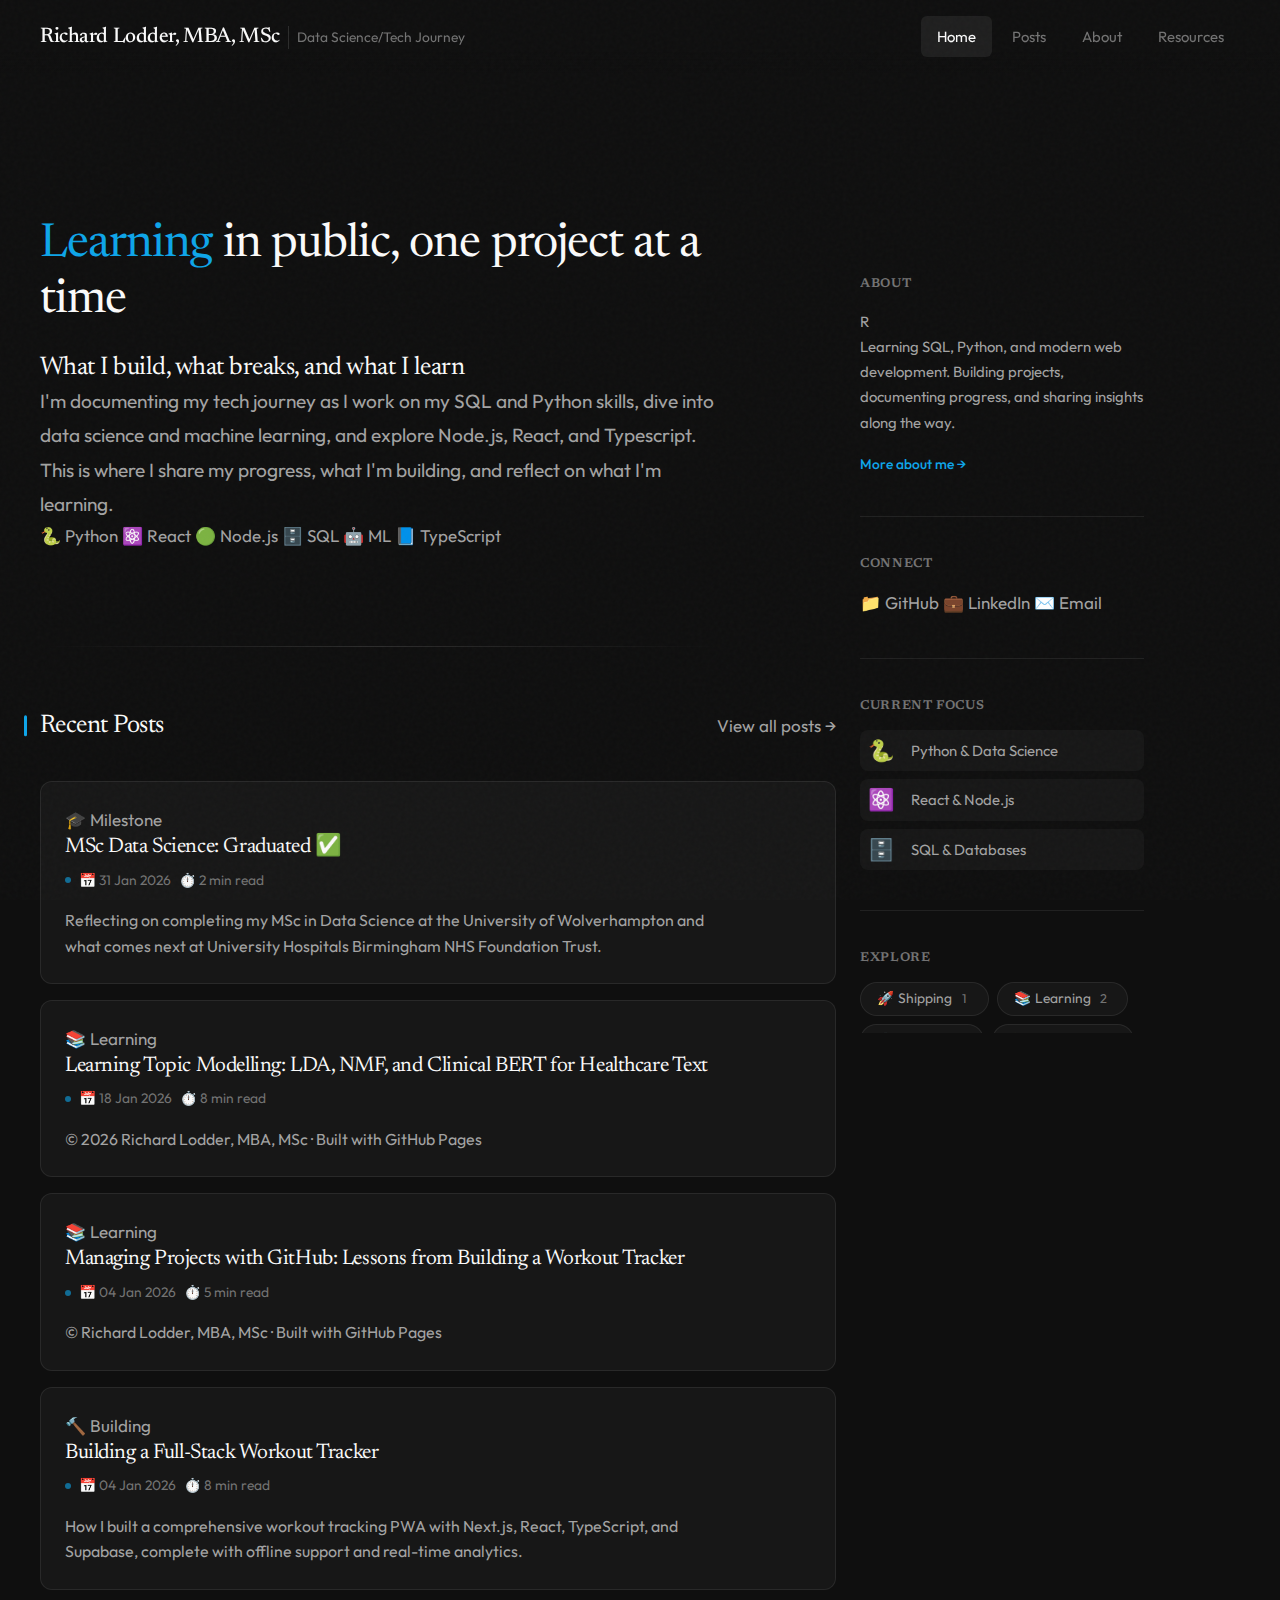
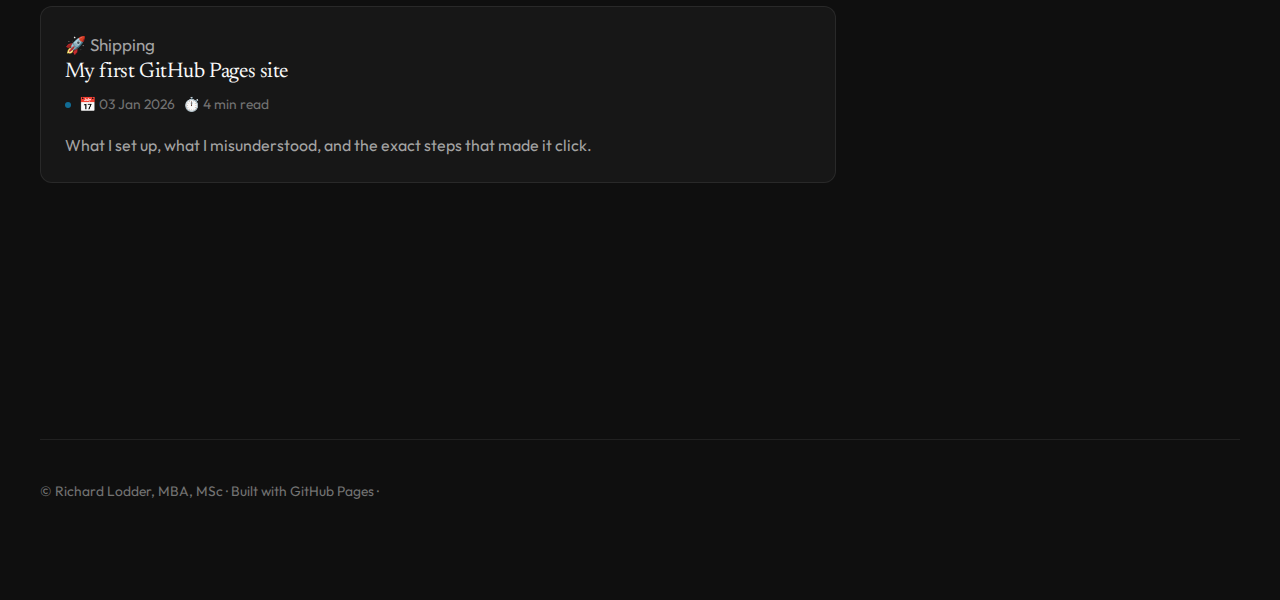
<file: index.html>
<!DOCTYPE html>
<html lang="en">
<head>
  <meta charset="UTF-8" />
  <meta name="viewport" content="width=device-width, initial-scale=1" />
  <title>Richard Lodder, MBA, MSc | Data Science/Tech Journey</title>
  <meta name="description" content="Documenting my journey learning SQL, Python, data science, Typescript, Node.js, and React." />
  <link rel="stylesheet" href="styles.css" />
  <link rel="icon" href="data:image/svg+xml,<svg xmlns='http://www.w3.org/2000/svg' viewBox='0 0 100 100'><text y='.9em' font-size='90'>◆</text></svg>">
</head>
<body>
  <a class="skip" href="#content">Skip to content</a>

  <header class="site-header">
    <div class="container">
      <div class="brand">
        <a href="index.html" class="brand__link">Richard Lodder, MBA, MSc</a>
        <span class="brand__tag">Data Science/Tech Journey</span>
      </div>
      <nav class="nav" aria-label="Main">
        <a href="index.html" class="nav__link is-active">Home</a>
        <a href="posts.html" class="nav__link">Posts</a>
        <a href="about.html" class="nav__link">About</a>
        <a href="resources.html" class="nav__link">Resources</a>
      </nav>
    </div>
  </header>

  <main id="content" class="container">
    <div class="page-layout">
      <div class="page-content">
        <section class="hero">
          <h1><span>Learning</span> in public, one project at a time</h1>
          <h2>What I build, what breaks, and what I learn</h2>
          <p>
            I'm documenting my tech journey as I work on my SQL and Python skills,
            dive into data science and machine learning, and explore Node.js, React, and Typescript.
            This is where I share my progress, what I'm building, and reflect on
            what I'm learning.
          </p>

          <!-- Tech Stack Pills -->
          <div class="tech-stack">
            <span class="tech-pill tech-pill--python">🐍 Python</span>
            <span class="tech-pill tech-pill--react">⚛️ React</span>
            <span class="tech-pill tech-pill--node">🟢 Node.js</span>
            <span class="tech-pill tech-pill--sql">🗄️ SQL</span>
            <span class="tech-pill tech-pill--ml">🤖 ML</span>
            <span class="tech-pill tech-pill--ts">📘 TypeScript</span>
          </div>
        </section>

        <section class="section">
          <div class="section__head">
            <h2>Recent Posts</h2>
            <a href="posts.html" class="cta-button">View all posts →</a>
          </div>

          <div class="post-list">

            <article class="post-card">
              <div class="post-card__tag">🎓 Milestone</div>
              <h3>
                <a href="posts/2026/01-january/2026-01-31-msc-data-science-graduation.html">MSc Data Science: Graduated ✅</a>
              </h3>
              <p class="post-card__meta">
                <span class="meta-item">📅 31 Jan 2026</span>
                <span class="meta-item">⏱️ 2 min read</span>
              </p>
              <p class="post-card__desc">
                Reflecting on completing my MSc in Data Science at the University of Wolverhampton and what comes next at University Hospitals Birmingham NHS Foundation Trust.
              </p>
            </article>

            <article class="post-card">
              <div class="post-card__tag">📚 Learning</div>
              <h3>
                <a href="posts/2026/01-january/2026-01-18-11-00-nlp-techniques-healthcare-lda-nmf-transformers.html">Learning Topic Modelling: LDA, NMF, and Clinical BERT for Healthcare Text</a>
              </h3>
              <p class="post-card__meta">
                <span class="meta-item">📅 18 Jan 2026</span>
                <span class="meta-item">⏱️ 8 min read</span>
              </p>
              <p class="post-card__desc">
                © <span id="year"></span> Richard Lodder, MBA, MSc · Built with GitHub Pages
              </p>
            </article>


            <article class="post-card">
              <div class="post-card__tag">📚 Learning</div>
              <h3>
                <a href="posts/2026/01-january/2026-01-04-14-00-github-project-management.html">Managing Projects with GitHub: Lessons from Building a Workout Tracker</a>
              </h3>
              <p class="post-card__meta">
                <span class="meta-item">📅 04 Jan 2026</span>
                <span class="meta-item">⏱️ 5 min read</span>
              </p>
              <p class="post-card__desc">
                © <span id="year"></span> Richard Lodder, MBA, MSc · Built with GitHub Pages
              </p>
            </article>

            <article class="post-card">
              <div class="post-card__tag">🔨 Building</div>
              <h3>
                <a href="posts/2026/01-january/2026-01-04-building-gym-bestie-workout-tracker.html">Building a Full-Stack Workout Tracker</a>
              </h3>
              <p class="post-card__meta">
                <span class="meta-item">📅 04 Jan 2026</span>
                <span class="meta-item">⏱️ 8 min read</span>
              </p>
              <p class="post-card__desc">
                How I built a comprehensive workout tracking PWA with Next.js, React, TypeScript, and Supabase, complete with offline support and real-time analytics.
              </p>
            </article>

            <article class="post-card">
              <div class="post-card__tag">🚀 Shipping</div>
              <h3>
                <a href="posts/2026/01-january/2026-01-03-github-pages-first-site.html">My first GitHub Pages site</a>
              </h3>
              <p class="post-card__meta">
                <span class="meta-item">📅 03 Jan 2026</span>
                <span class="meta-item">⏱️ 4 min read</span>
              </p>
              <p class="post-card__desc">
                What I set up, what I misunderstood, and the exact steps that made it click.
              </p>
            </article>
          </div>
        </section>
      </div>

      <!-- Homepage Sidebar -->
      <aside class="sidebar">
        <div class="sidebar__inner">
          <!-- About Card -->
          <div class="sidebar__section">
            <h2 class="sidebar__title">About</h2>
            <div class="about-card">
              <!-- Profile Image Placeholder -->
              <div class="profile-avatar">
                <div class="avatar-placeholder">R</div>
              </div>
              <p>Learning SQL, Python, and modern web development. Building projects, documenting progress, and sharing insights along the way.</p>
              <a href="about.html" class="sidebar__link">More about me →</a>
            </div>
          </div>

          <!-- Social Links -->
          <div class="sidebar__section">
            <h2 class="sidebar__title">Connect</h2>
            <div class="social-links">
              <a href="https://github.com/Lodd193" class="social-link" target="_blank" rel="noopener noreferrer">
                <span class="social-icon">📁</span>
                <span class="social-label">GitHub</span>
              </a>
              <a href="https://www.linkedin.com/in/richard-l-8359041b6/" class="social-link" target="_blank" rel="noopener noreferrer">
                <span class="social-icon">💼</span>
                <span class="social-label">LinkedIn</span>
              </a>
              <a href="mailto:rlodder44@gmail.com" class="social-link">
                <span class="social-icon">✉️</span>
                <span class="social-label">Email</span>
              </a>
            </div>
          </div>

          <!-- Current Focus -->
          <div class="sidebar__section">
            <h2 class="sidebar__title">Current Focus</h2>
            <div class="focus-list">
              <div class="focus-item">
                <span class="focus-icon">🐍</span>
                <span class="focus-text">Python & Data Science</span>
              </div>
              <div class="focus-item">
                <span class="focus-icon">⚛️</span>
                <span class="focus-text">React & Node.js</span>
              </div>
              <div class="focus-item">
                <span class="focus-icon">🗄️</span>
                <span class="focus-text">SQL & Databases</span>
              </div>
            </div>
          </div>

          <!-- Categories -->
          <div class="sidebar__section">
            <h2 class="sidebar__title">Explore</h2>
            <div class="category-list">
              <a href="posts.html" class="category-badge">
                <span class="category-icon">🚀</span>
                <span class="category-badge__name">Shipping</span>
                <span class="category-badge__count">1</span>
              </a>
              <a href="posts.html" class="category-badge">
                <span class="category-icon">📚</span>
                <span class="category-badge__name">Learning</span>
                <span class="category-badge__count">2</span>
              </a>
              <a href="posts.html" class="category-badge">
                <span class="category-icon">🔨</span>
                <span class="category-badge__name">Building</span>
                <span class="category-badge__count">1</span>
              </a>
              <a href="posts.html" class="category-badge">
                <span class="category-icon">🐛</span>
                <span class="category-badge__name">Debugging</span>
                <span class="category-badge__count">0</span>
              </a>
            </div>
          </div>

          <!-- Recent Activity -->
          <div class="sidebar__section">
            <h2 class="sidebar__title">Recent Activity</h2>
            <div class="activity-list">
              <div class="activity-item">
                <div class="activity-label">Last post</div>
                <div class="activity-value">31 Jan 2026</div>
              </div>
              <div class="activity-item">
                <div class="activity-label">Posts this month</div>
                <div class="activity-value">2</div>
              </div>
              <div class="activity-item">
                <div class="activity-label">Total posts</div>
                <div class="activity-value">5</div>
              </div>
            </div>
          </div>
        </div>
      </aside>
    </div>

    <footer class="footer">
      <p>© <span id="year"></span> Richard Lodder, MBA, MSc · Built with GitHub Pages · <span id="visitor-count">Loading visitors...</span></p>
    </footer>
  </main>

  <script>
    document.getElementById("year").textContent = new Date().getFullYear();

    // Visitor counter using hits.sh
    const visitorCountElement = document.getElementById("visitor-count");
    const pageUrl = 'lodd193.github.io/index';

    fetch(`https://hits.sh/${pageUrl}.svg?style=flat&label=visitors&color=gray`)
      .then(response => response.text())
      .then(svg => {
        // Extract count from SVG
        const match = svg.match(/visitors<\/text><text[^>]*>(\d+)/);
        if (match && match[1]) {
          visitorCountElement.textContent = `${match[1]} visitors`;
        } else {
          visitorCountElement.textContent = '';
        }
      })
      .catch(() => {
        visitorCountElement.textContent = '';
      });
  </script>
</body>
</html>
</file>
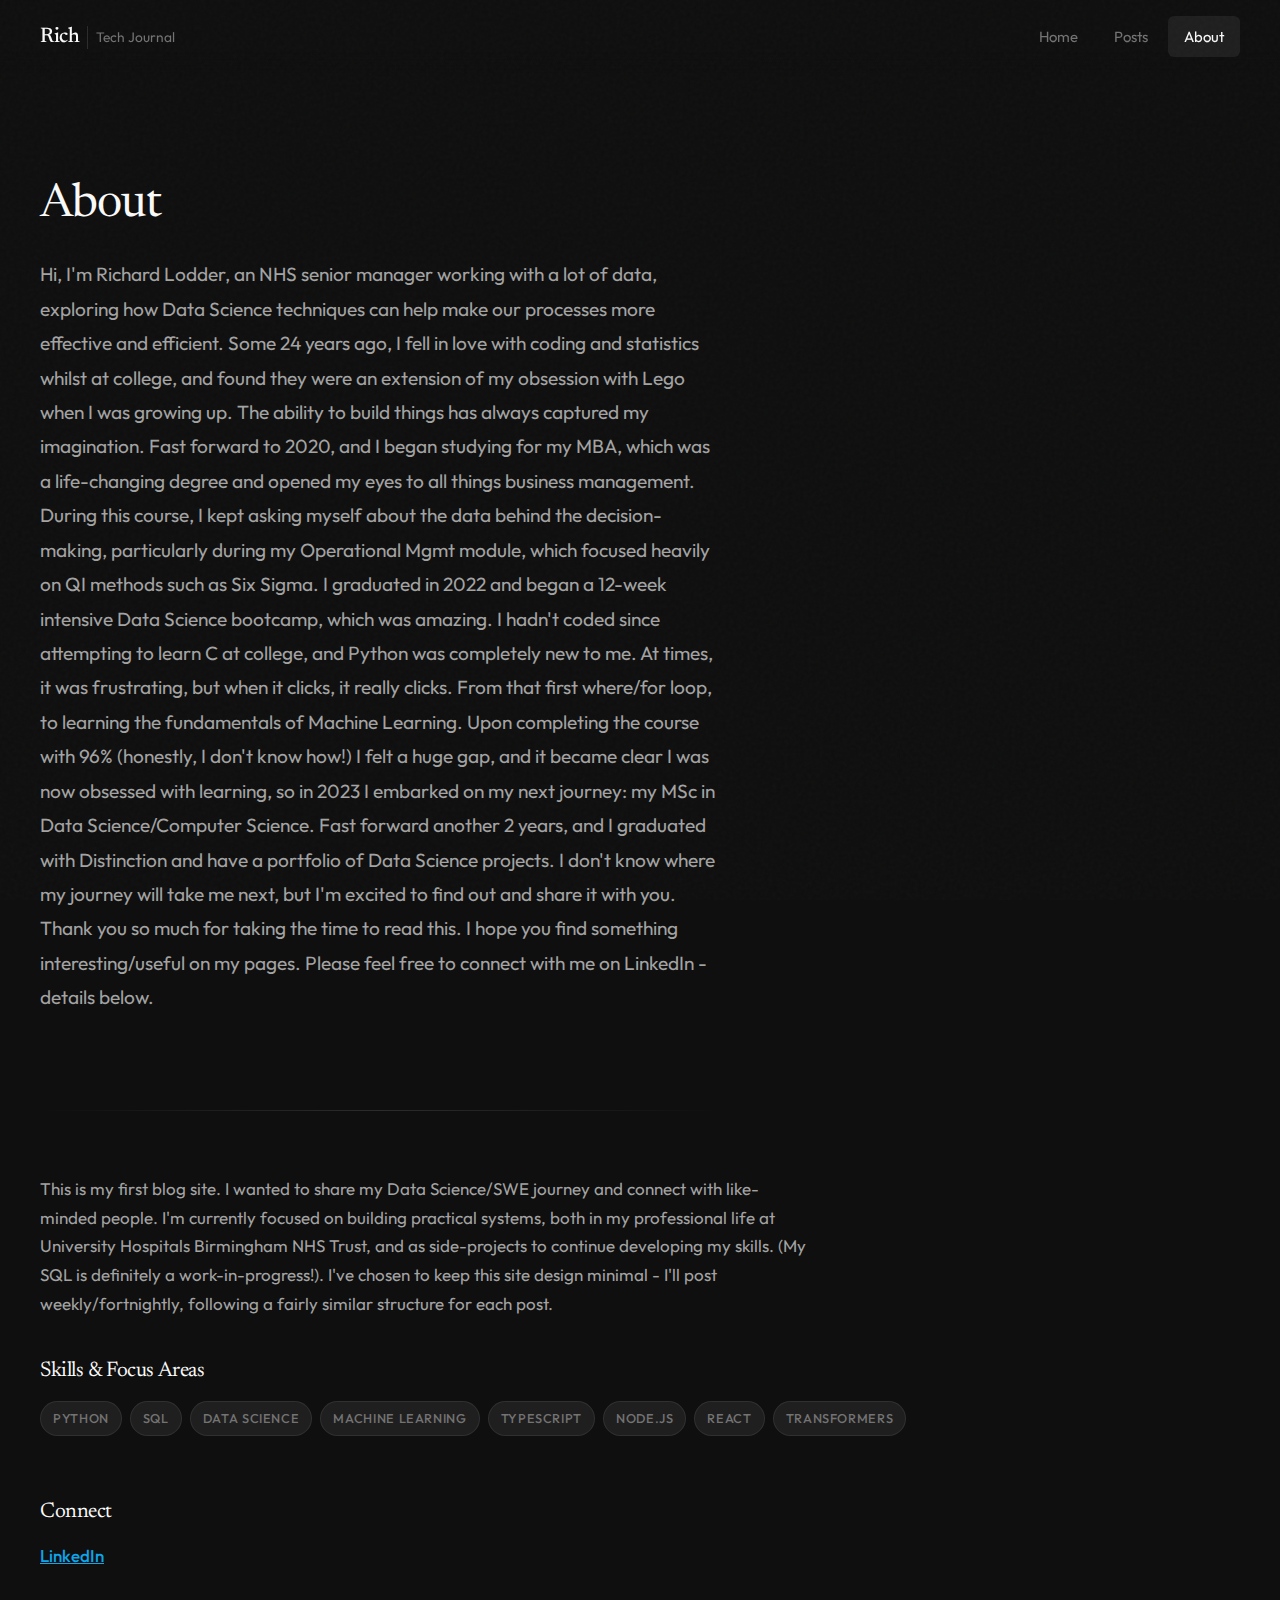
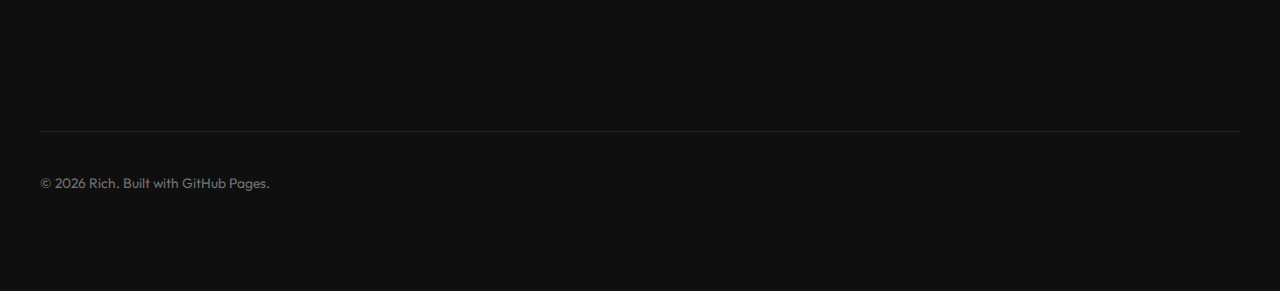
<file: about.backup.html>
<!DOCTYPE html>
<html lang="en">
<head>
  <meta charset="UTF-8" />
  <meta name="viewport" content="width=device-width, initial-scale=1" />
  <title>About | Rich</title>
  <link rel="stylesheet" href="styles.css" />
</head>
<body>
  <header class="site-header">
    <div class="container">
      <div class="brand">
        <a href="index.html" class="brand__link">Rich</a>
        <span class="brand__tag">Tech Journal</span>
      </div>

      <nav class="nav">
        <a href="index.html" class="nav__link">Home</a>
        <a href="posts.html" class="nav__link">Posts</a>
        <a href="about.html" class="nav__link is-active">About</a>
      </nav>
    </div>
  </header>

  <main class="container">
    <section class="hero">
      <h1>About</h1>
      <p>
        Hi, I'm Richard Lodder, an NHS senior manager working with a lot of data, exploring how Data Science techniques can help make our processes more effective and efficient.
        Some 24 years ago, I fell in love with coding and statistics whilst at college, and found they were an extension of my obsession with Lego when I was growing up. The ability to build things has always captured my imagination.
        Fast forward to 2020, and I began studying for my MBA, which was a life-changing degree and opened my eyes to all things business management. During this course, I kept asking myself about the data behind the decision-making, particularly during my Operational Mgmt module, which focused heavily on QI methods such as Six Sigma. 
        I graduated in 2022 and began a 12-week intensive Data Science bootcamp, which was amazing. I hadn't coded since attempting to learn C at college, and Python was completely new to me.
        At times, it was frustrating, but when it clicks, it really clicks. From that first where/for loop, to learning the fundamentals of Machine Learning.
        Upon completing the course with 96% (honestly, I don't know how!) I felt a huge gap, and it became clear I was now obsessed with learning, so in 2023 I embarked on my next journey: my MSc in Data Science/Computer Science.
        Fast forward another 2 years, and I graduated with Distinction and have a portfolio of Data Science projects.

        I don't know where my journey will take me next, but I'm excited to find out and share it with you. Thank you so much for taking the time to read this. I hope you find something interesting/useful on my pages. 
        Please feel free to connect with me on LinkedIn - details below.
      </p>
    </section>

    <section class="section">
      <p style="color: var(--text-secondary); max-width: 70ch; margin-bottom: var(--space-xl);">
        This is my first blog site. I wanted to share my Data Science/SWE journey and connect with like-minded people. I'm currently focused on building practical systems, both in my professional life at University Hospitals Birmingham NHS Trust, and as side-projects to continue developing my skills. (My SQL is definitely a work-in-progress!).
        I've chosen to keep this site design minimal - I'll post weekly/fortnightly, following a fairly similar structure for each post.
      </p>

      <div style="margin-bottom: var(--space-2xl);">
        <h2 style="font-size: 1.25rem; margin-bottom: var(--space-md); color: var(--text-primary);">Skills & Focus Areas</h2>
        <div style="display: flex; flex-wrap: wrap; gap: var(--space-sm);">
          <span class="pill">Python</span>
          <span class="pill">SQL</span>
          <span class="pill">Data Science</span>
          <span class="pill">Machine Learning</span>
          <span class="pill">Typescript</span>
          <span class="pill">Node.js</span>
          <span class="pill">React</span>
          <span class="pill">Transformers</span>
        </div>
      </div>

      <div>
        <h2 style="font-size: 1.25rem; margin-bottom: var(--space-md); color: var(--text-primary);">Connect</h2>
        <p style="color: var(--text-secondary);">
          <a href="https://www.linkedin.com/in/richard-l-8359041b6/" target="_blank" rel="noopener noreferrer" style="color: var(--accent); text-decoration: underline; font-weight: 500;">LinkedIn</a>
        </p>
      </div>
    </section>

    <footer class="footer">
      <p>© <span id="year"></span> Rich. Built with GitHub Pages.</p>
    </footer>
  </main>

  <script>
    document.getElementById("year").textContent = new Date().getFullYear();
  </script>
</body>
</html>
</file>
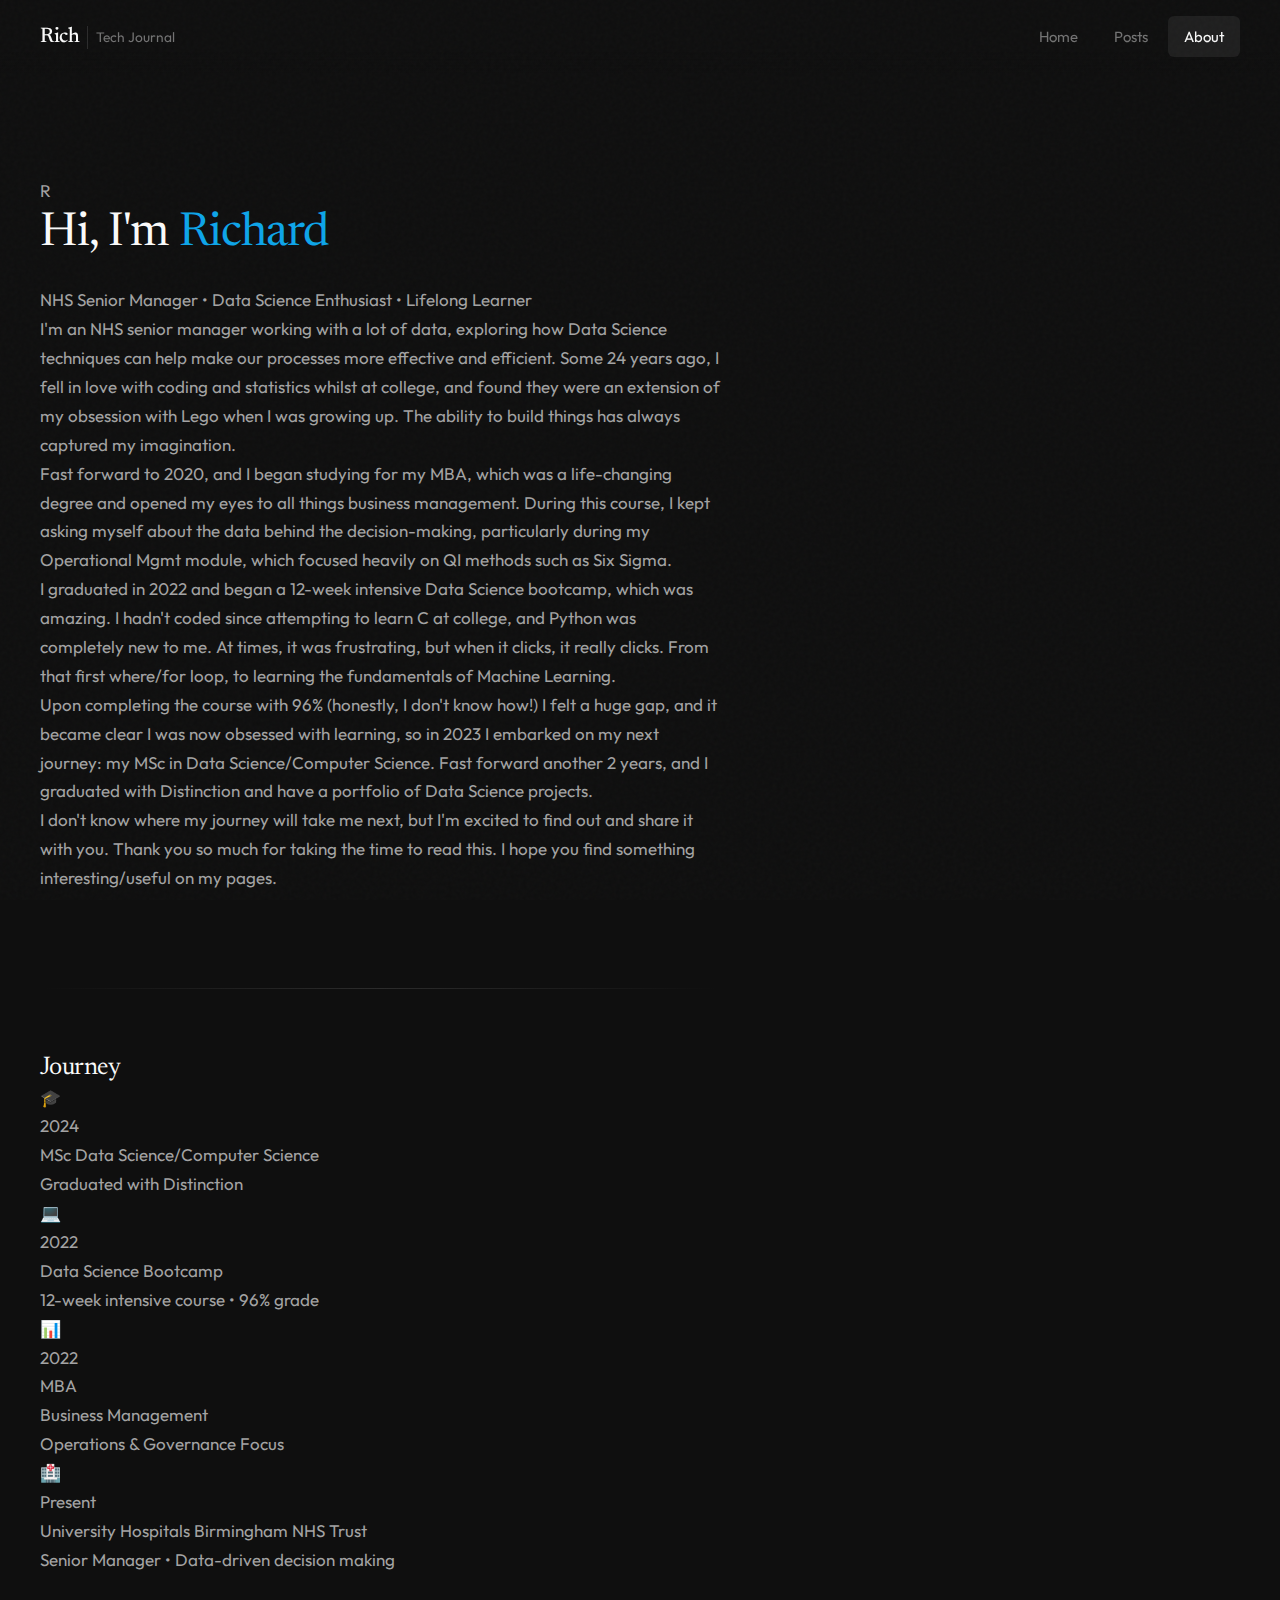
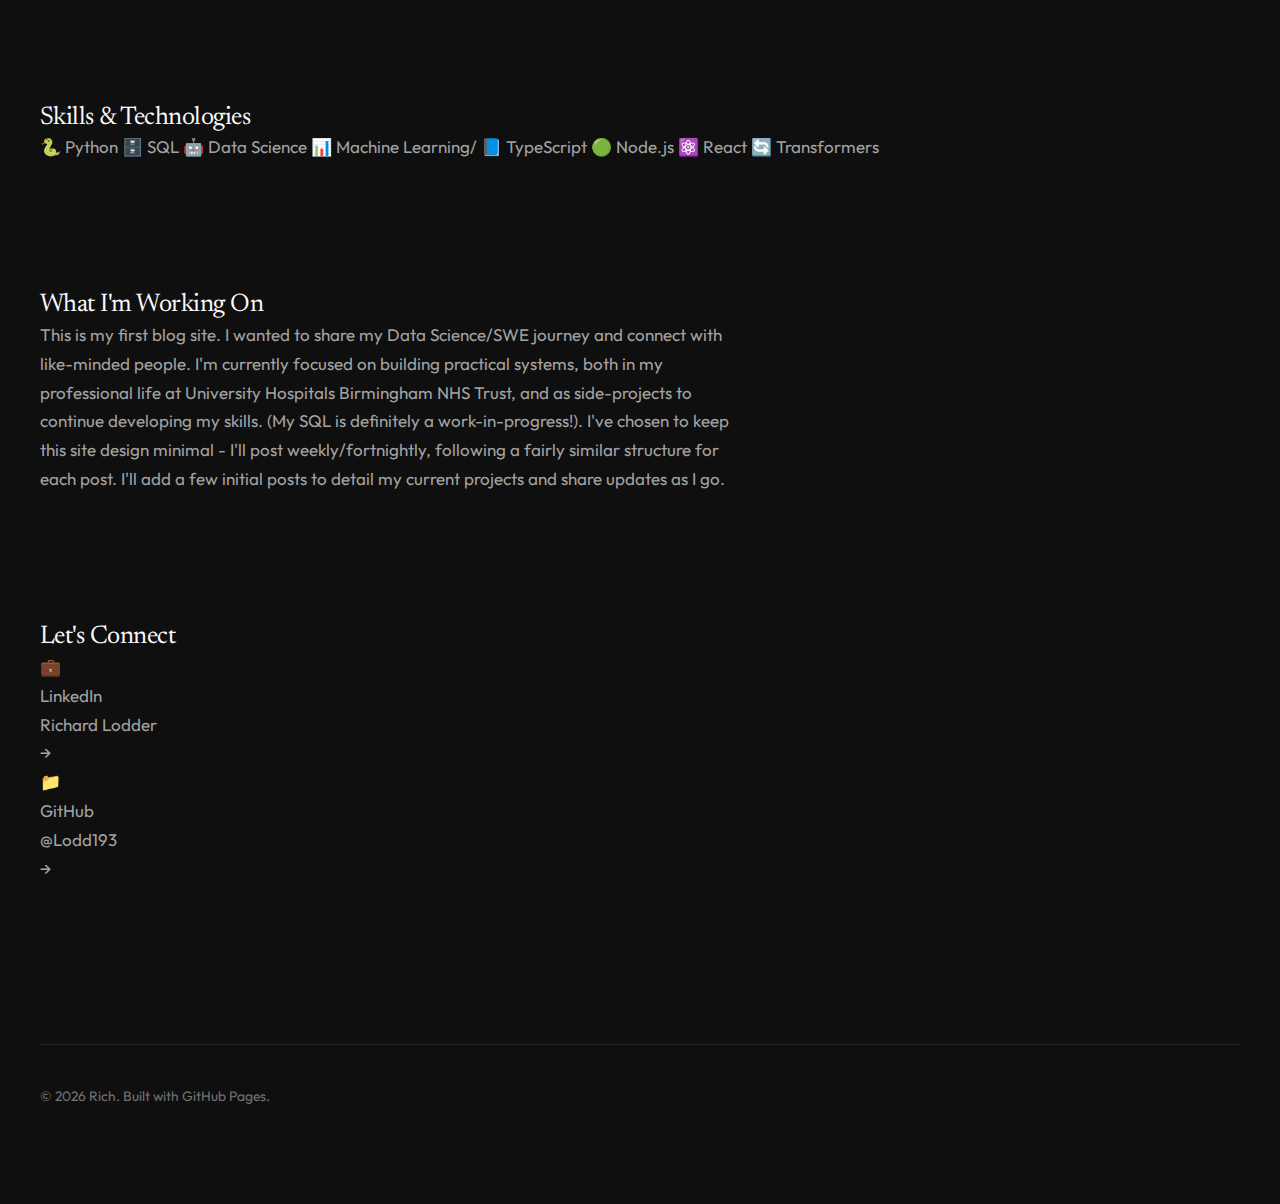
<file: about.html>
<!DOCTYPE html>
<html lang="en">
<head>
  <meta charset="UTF-8" />
  <meta name="viewport" content="width=device-width, initial-scale=1" />
  <title>About | Rich</title>
  <link rel="stylesheet" href="styles.css" />
</head>
<body>
  <header class="site-header">
    <div class="container">
      <div class="brand">
        <a href="index.html" class="brand__link">Rich</a>
        <span class="brand__tag">Tech Journal</span>
      </div>

      <nav class="nav">
        <a href="index.html" class="nav__link">Home</a>
        <a href="posts.html" class="nav__link">Posts</a>
        <a href="about.html" class="nav__link is-active">About</a>
      </nav>
    </div>
  </header>

  <main class="container">
    <section class="hero about-hero">
      <!-- Profile Section -->
      <div class="about-profile">
        <div class="profile-avatar-large">
          <div class="avatar-placeholder-large">R</div>
        </div>
        <div class="about-intro">
          <h1>Hi, I'm <span>Richard</span></h1>
          <p class="about-tagline">NHS Senior Manager • Data Science Enthusiast • Lifelong Learner</p>
        </div>
      </div>

      <div class="about-content">
        <p>
          I'm an NHS senior manager working with a lot of data, exploring how Data Science techniques can help make our processes more effective and efficient.
          Some 24 years ago, I fell in love with coding and statistics whilst at college, and found they were an extension of my obsession with Lego when I was growing up. The ability to build things has always captured my imagination.
        </p>
        <p>
          Fast forward to 2020, and I began studying for my MBA, which was a life-changing degree and opened my eyes to all things business management. During this course, I kept asking myself about the data behind the decision-making, particularly during my Operational Mgmt module, which focused heavily on QI methods such as Six Sigma.
        </p>
        <p>
          I graduated in 2022 and began a 12-week intensive Data Science bootcamp, which was amazing. I hadn't coded since attempting to learn C at college, and Python was completely new to me.
          At times, it was frustrating, but when it clicks, it really clicks. From that first where/for loop, to learning the fundamentals of Machine Learning.
        </p>
        <p>
          Upon completing the course with 96% (honestly, I don't know how!) I felt a huge gap, and it became clear I was now obsessed with learning, so in 2023 I embarked on my next journey: my MSc in Data Science/Computer Science.
          Fast forward another 2 years, and I graduated with Distinction and have a portfolio of Data Science projects.
        </p>
        <p>
          I don't know where my journey will take me next, but I'm excited to find out and share it with you. Thank you so much for taking the time to read this. I hope you find something interesting/useful on my pages.
        </p>
      </div>
    </section>

    <!-- Journey Timeline -->
    <section class="section">
      <h2 class="section-title">Journey</h2>
      <div class="timeline">
        <div class="timeline-item">
          <div class="timeline-marker">🎓</div>
          <div class="timeline-content">
            <div class="timeline-year">2024</div>
            <div class="timeline-title">MSc Data Science/Computer Science</div>
            <div class="timeline-desc">Graduated with Distinction</div>
          </div>
        </div>
        <div class="timeline-item">
          <div class="timeline-marker">💻</div>
          <div class="timeline-content">
            <div class="timeline-year">2022</div>
            <div class="timeline-title">Data Science Bootcamp</div>
            <div class="timeline-desc">12-week intensive course • 96% grade</div>
          </div>
        </div>
        <div class="timeline-item">
          <div class="timeline-marker">📊</div>
          <div class="timeline-content">
            <div class="timeline-year">2022</div>
            <div class="timeline-title">MBA</div>
            <div class="timeline-desc">Business Management</div>
            <div class="timeline-desc">Operations & Governance Focus</div>
          </div>
        </div>
        <div class="timeline-item">
          <div class="timeline-marker">🏥</div>
          <div class="timeline-content">
            <div class="timeline-year">Present</div>
            <div class="timeline-title">University Hospitals Birmingham NHS Trust</div>
            <div class="timeline-desc">Senior Manager • Data-driven decision making</div>
          </div>
        </div>
      </div>
    </section>

    <!-- Skills Section -->
    <section class="section">
      <h2 class="section-title">Skills & Technologies</h2>
      <div class="tech-stack">
        <span class="tech-pill tech-pill--python">🐍 Python</span>
        <span class="tech-pill tech-pill--sql">🗄️ SQL</span>
        <span class="tech-pill tech-pill--ml">🤖 Data Science</span>
        <span class="tech-pill tech-pill--ml">📊 Machine Learning/</span>
        <span class="tech-pill tech-pill--ts">📘 TypeScript</span>
        <span class="tech-pill tech-pill--node">🟢 Node.js</span>
        <span class="tech-pill tech-pill--react">⚛️ React</span>
        <span class="tech-pill tech-pill--ml">🔄 Transformers</span>
      </div>
    </section>

    <!-- Current Focus -->
    <section class="section">
      <h2 class="section-title">What I'm Working On</h2>
      <p class="section-description">
        This is my first blog site. I wanted to share my Data Science/SWE journey and connect with like-minded people. I'm currently focused on building practical systems, both in my professional life at University Hospitals Birmingham NHS Trust, and as side-projects to continue developing my skills. (My SQL is definitely a work-in-progress!).
        I've chosen to keep this site design minimal - I'll post weekly/fortnightly, following a fairly similar structure for each post. I'll add a few initial posts to detail my current projects and share updates as I go.
      </p>
    </section>

    <!-- Connect Section -->
    <section class="section">
      <h2 class="section-title">Let's Connect</h2>
      <div class="connect-links">
        <a href="https://www.linkedin.com/in/richard-l-8359041b6/" target="_blank" rel="noopener noreferrer" class="connect-card">
          <div class="connect-icon">💼</div>
          <div class="connect-info">
            <div class="connect-label">LinkedIn</div>
            <div class="connect-handle">Richard Lodder</div>
          </div>
          <div class="connect-arrow">→</div>
        </a>
        <a href="https://github.com/Lodd193" target="_blank" rel="noopener noreferrer" class="connect-card">
          <div class="connect-icon">📁</div>
          <div class="connect-info">
            <div class="connect-label">GitHub</div>
            <div class="connect-handle">@Lodd193</div>
          </div>
          <div class="connect-arrow">→</div>
        </a>
      </div>
    </section>

    <footer class="footer">
      <p>© <span id="year"></span> Rich. Built with GitHub Pages.</p>
    </footer>
  </main>

  <script>
    document.getElementById("year").textContent = new Date().getFullYear();
  </script>
</body>
</html>
</file>
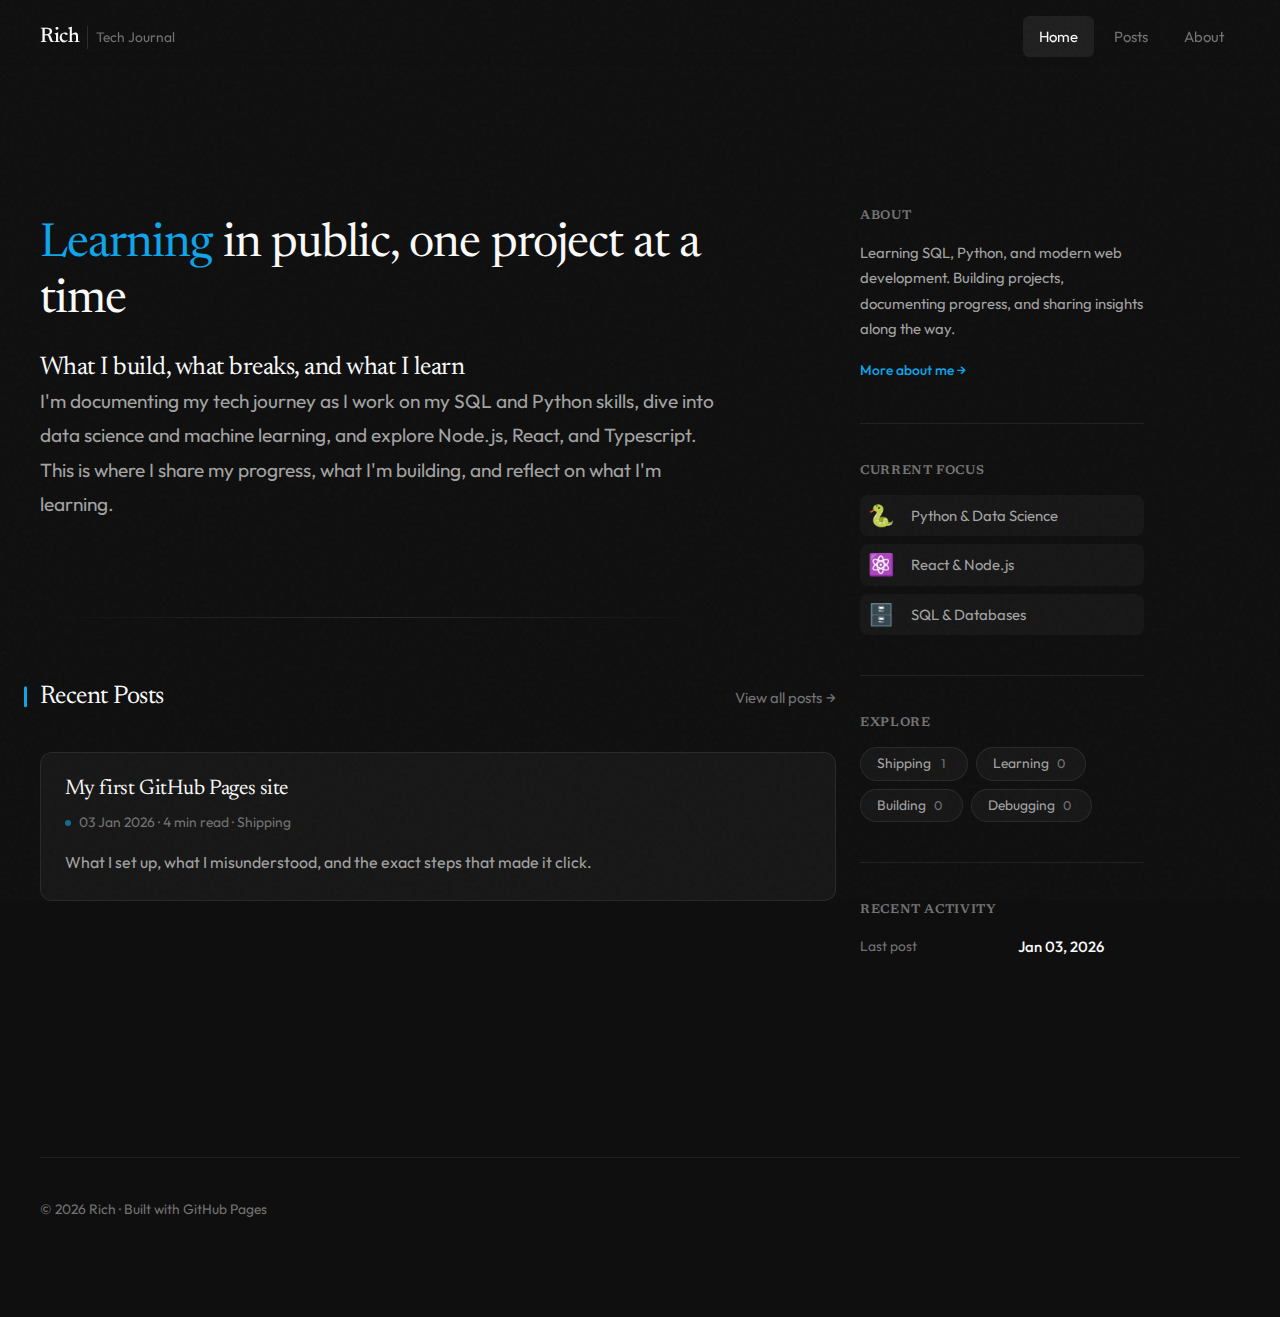
<file: index.backup.html>
<!DOCTYPE html>
<html lang="en">
<head>
  <meta charset="UTF-8" />
  <meta name="viewport" content="width=device-width, initial-scale=1" />
  <title>Rich | Tech Journal</title>
  <meta name="description" content="Documenting my journey learning SQL, Python, data science, Node.js, and React." />
  <link rel="stylesheet" href="styles.css" />
  <link rel="icon" href="data:image/svg+xml,<svg xmlns='http://www.w3.org/2000/svg' viewBox='0 0 100 100'><text y='.9em' font-size='90'>◆</text></svg>">
</head>
<body>
  <a class="skip" href="#content">Skip to content</a>

  <header class="site-header">
    <div class="container">
      <div class="brand">
        <a href="index.html" class="brand__link">Rich</a>
        <span class="brand__tag">Tech Journal</span>
      </div>
      <nav class="nav" aria-label="Main">
        <a href="index.html" class="nav__link is-active">Home</a>
        <a href="posts.html" class="nav__link">Posts</a>
        <a href="about.html" class="nav__link">About</a>
      </nav>
    </div>
  </header>

  <main id="content" class="container">
    <div class="page-layout">
      <div class="page-content">
        <section class="hero">
          <h1><span>Learning</span> in public, one project at a time</h1>
          <h2>What I build, what breaks, and what I learn</h2>
          <p>
            I'm documenting my tech journey as I work on my SQL and Python skills,
            dive into data science and machine learning, and explore Node.js, React, and Typescript.
            This is where I share my progress, what I'm building, and reflect on
            what I'm learning.
          </p>
        </section>

        <section class="section">
          <div class="section__head">
            <h2>Recent Posts</h2>
            <a href="posts.html" class="section__link">View all posts</a>
          </div>

          <div class="post-list">
            <article class="post-card">
              <h3>
                <a href="posts/2026/01-january/2026-01-03-github-pages-first-site.html">My first GitHub Pages site</a>
              </h3>
              <p class="post-card__meta">03 Jan 2026 · 4 min read · Shipping</p>
              <p class="post-card__desc">
                What I set up, what I misunderstood, and the exact steps that made it click.
              </p>
            </article>
          </div>
        </section>
      </div>

      <!-- Homepage Sidebar -->
      <aside class="sidebar">
        <div class="sidebar__inner">
          <!-- About Card -->
          <div class="sidebar__section">
            <h2 class="sidebar__title">About</h2>
            <div class="about-card">
              <p>Learning SQL, Python, and modern web development. Building projects, documenting progress, and sharing insights along the way.</p>
              <a href="about.html" class="sidebar__link">More about me →</a>
            </div>
          </div>

          <!-- Current Focus -->
          <div class="sidebar__section">
            <h2 class="sidebar__title">Current Focus</h2>
            <div class="focus-list">
              <div class="focus-item">
                <span class="focus-icon">🐍</span>
                <span class="focus-text">Python & Data Science</span>
              </div>
              <div class="focus-item">
                <span class="focus-icon">⚛️</span>
                <span class="focus-text">React & Node.js</span>
              </div>
              <div class="focus-item">
                <span class="focus-icon">🗄️</span>
                <span class="focus-text">SQL & Databases</span>
              </div>
            </div>
          </div>

          <!-- Categories -->
          <div class="sidebar__section">
            <h2 class="sidebar__title">Explore</h2>
            <div class="category-list">
              <a href="posts.html" class="category-badge">
                <span class="category-badge__name">Shipping</span>
                <span class="category-badge__count">1</span>
              </a>
              <a href="posts.html" class="category-badge">
                <span class="category-badge__name">Learning</span>
                <span class="category-badge__count">0</span>
              </a>
              <a href="posts.html" class="category-badge">
                <span class="category-badge__name">Building</span>
                <span class="category-badge__count">0</span>
              </a>
              <a href="posts.html" class="category-badge">
                <span class="category-badge__name">Debugging</span>
                <span class="category-badge__count">0</span>
              </a>
            </div>
          </div>

          <!-- Recent Activity -->
          <div class="sidebar__section">
            <h2 class="sidebar__title">Recent Activity</h2>
            <div class="activity-list">
              <div class="activity-item">
                <div class="activity-label">Last post</div>
                <div class="activity-value">Jan 03, 2026</div>
              </div>
              <div class="activity-item">
                <div class="activity-label">Posts this month</div>
                <div class="activity-value">1</div>
              </div>
              <div class="activity-item">
                <div class="activity-label">Total posts</div>
                <div class="activity-value">1</div>
              </div>
            </div>
          </div>
        </div>
      </aside>
    </div>

    <footer class="footer">
      <p>© <span id="year"></span> Rich · Built with GitHub Pages</p>
    </footer>
  </main>

  <script>
    document.getElementById("year").textContent = new Date().getFullYear();
  </script>
</body>
</html>
</file>
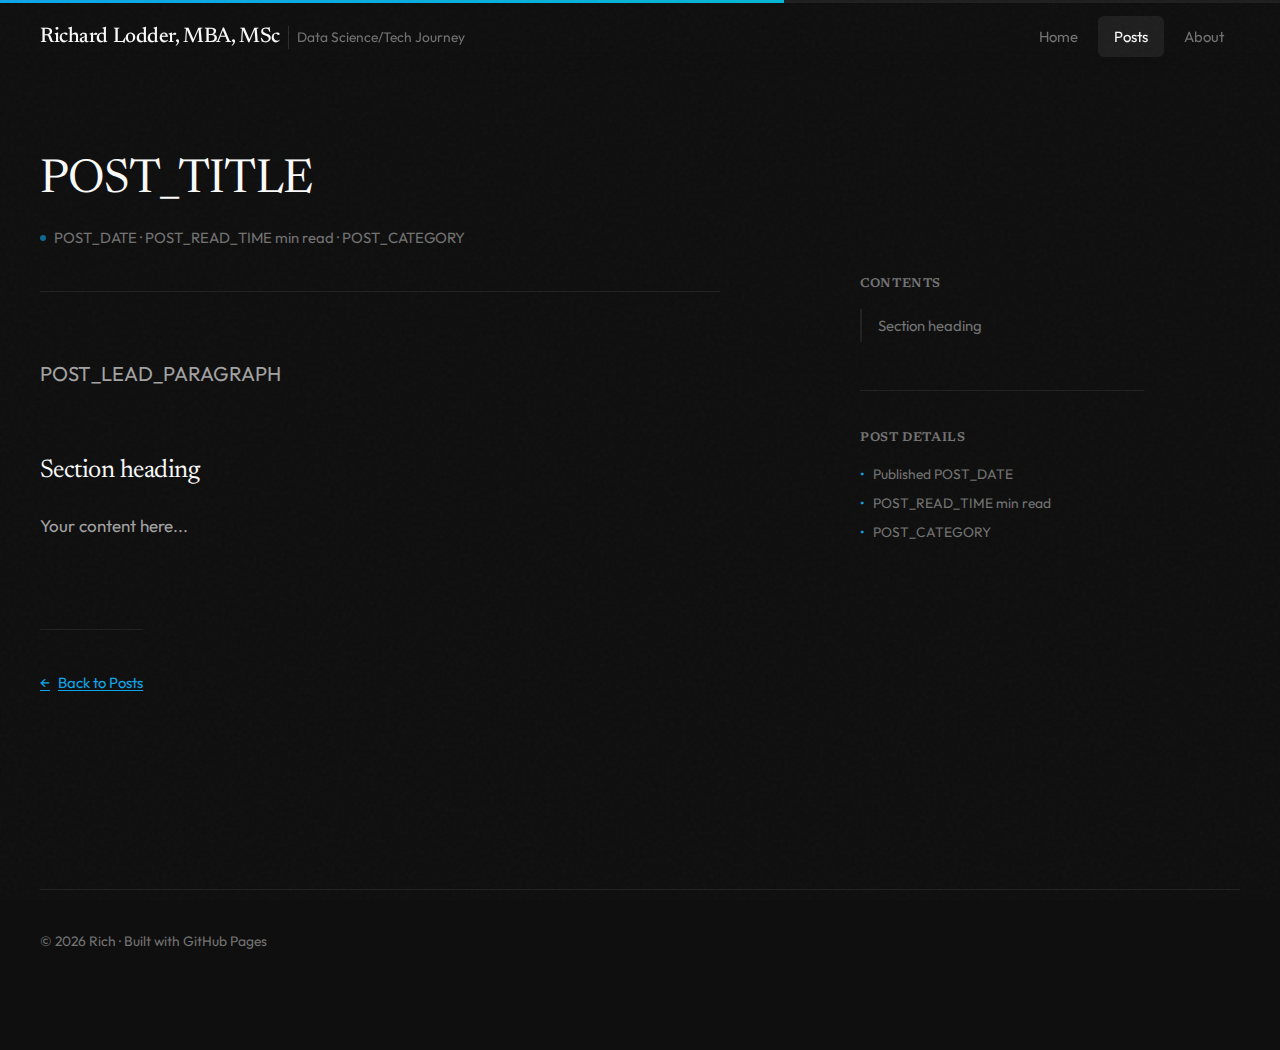
<file: post-template.html>
<!DOCTYPE html>
<html lang="en">
<head>
  <meta charset="UTF-8" />
  <meta name="viewport" content="width=device-width, initial-scale=1" />
  <title>POST_TITLE | Richard Lodder, MBA, MSc</title>
  <meta name="description" content="POST_DESCRIPTION" />
  <link rel="stylesheet" href="../../../styles.css" />
  <link rel="icon" href="data:image/svg+xml,<svg xmlns='http://www.w3.org/2000/svg' viewBox='0 0 100 100'><text y='.9em' font-size='90'>◆</text></svg>">
</head>
<body>
  <a class="skip" href="#content">Skip to content</a>

  <header class="site-header">
    <div class="container">
      <div class="brand">
        <a href="../../../index.html" class="brand__link">Richard Lodder, MBA, MSc</a>
        <span class="brand__tag">Data Science/Tech Journey</span>
      </div>
      <nav class="nav" aria-label="Main">
        <a href="../../../index.html" class="nav__link">Home</a>
        <a href="../../../posts.html" class="nav__link is-active">Posts</a>
        <a href="../../../about.html" class="nav__link">About</a>
      </nav>
    </div>
  </header>

  <!-- Reading Progress Bar -->
  <div class="reading-progress">
    <div class="reading-progress__bar" id="progressBar"></div>
  </div>

  <main id="content" class="container">
    <div class="article-layout">
      <article class="article">
        <header class="article__header">
          <h1>POST_TITLE</h1>
          <p class="article__meta">POST_DATE · POST_READ_TIME min read · POST_CATEGORY</p>
        </header>

        <p class="article__lead">
          POST_LEAD_PARAGRAPH
        </p>

        <div class="article__content">
          <!-- Your post content goes here -->

          <h2>Section heading</h2>
          <p>
            Your content here...
          </p>

          <a href="../../../posts.html" class="back-link">Back to Posts</a>
        </div>
      </article>

      <!-- Sidebar -->
      <aside class="sidebar">
        <div class="sidebar__inner">
          <!-- Table of Contents -->
          <div class="sidebar__section">
            <h2 class="sidebar__title">Contents</h2>
            <nav class="toc" id="tableOfContents">
              <!-- Generated by JavaScript -->
            </nav>
          </div>

          <!-- Post Meta -->
          <div class="sidebar__section">
            <h2 class="sidebar__title">Post Details</h2>
            <div class="post-meta">
              <div class="post-meta__item">Published POST_DATE</div>
              <div class="post-meta__item">POST_READ_TIME min read</div>
              <div class="post-meta__item">POST_CATEGORY</div>
            </div>
          </div>
        </div>
      </aside>
    </div>

    <footer class="footer">
      <p>© <span id="year"></span> Rich · Built with GitHub Pages</p>
    </footer>
  </main>

  <script>
    // Update year
    document.getElementById("year").textContent = new Date().getFullYear();

    // Generate Table of Contents
    function generateTOC() {
      const content = document.querySelector('.article__content');
      const headings = content.querySelectorAll('h2');
      const toc = document.getElementById('tableOfContents');

      if (headings.length === 0) {
        toc.parentElement.style.display = 'none';
        return;
      }

      headings.forEach((heading, index) => {
        // Add ID to heading if it doesn't have one
        if (!heading.id) {
          heading.id = `section-${index}`;
        }

        // Create TOC item
        const li = document.createElement('li');
        li.className = 'toc__item';

        const a = document.createElement('a');
        a.className = 'toc__link';
        a.href = `#${heading.id}`;
        a.textContent = heading.textContent;

        li.appendChild(a);
        toc.appendChild(li);
      });

      // Highlight active section on scroll
      const observer = new IntersectionObserver((entries) => {
        entries.forEach(entry => {
          const id = entry.target.getAttribute('id');
          const tocLink = document.querySelector(`.toc__link[href="#${id}"]`);

          if (entry.isIntersecting) {
            document.querySelectorAll('.toc__link').forEach(link => {
              link.classList.remove('is-active');
            });
            if (tocLink) {
              tocLink.classList.add('is-active');
            }
          }
        });
      }, { rootMargin: '-100px 0px -66%' });

      headings.forEach(heading => observer.observe(heading));
    }

    // Reading Progress Bar
    function updateReadingProgress() {
      const progressBar = document.getElementById('progressBar');
      const article = document.querySelector('.article__content');

      if (!article || !progressBar) return;

      const articleTop = article.offsetTop;
      const articleHeight = article.offsetHeight;
      const scrollTop = window.pageYOffset || document.documentElement.scrollTop;
      const windowHeight = window.innerHeight;

      const scrollProgress = (scrollTop - articleTop + windowHeight / 2) / articleHeight;
      const percentage = Math.min(Math.max(scrollProgress * 100, 0), 100);

      progressBar.style.width = percentage + '%';
    }

    // Initialize
    generateTOC();
    updateReadingProgress();

    // Update progress on scroll
    window.addEventListener('scroll', updateReadingProgress);
  </script>
</body>
</html>
</file>
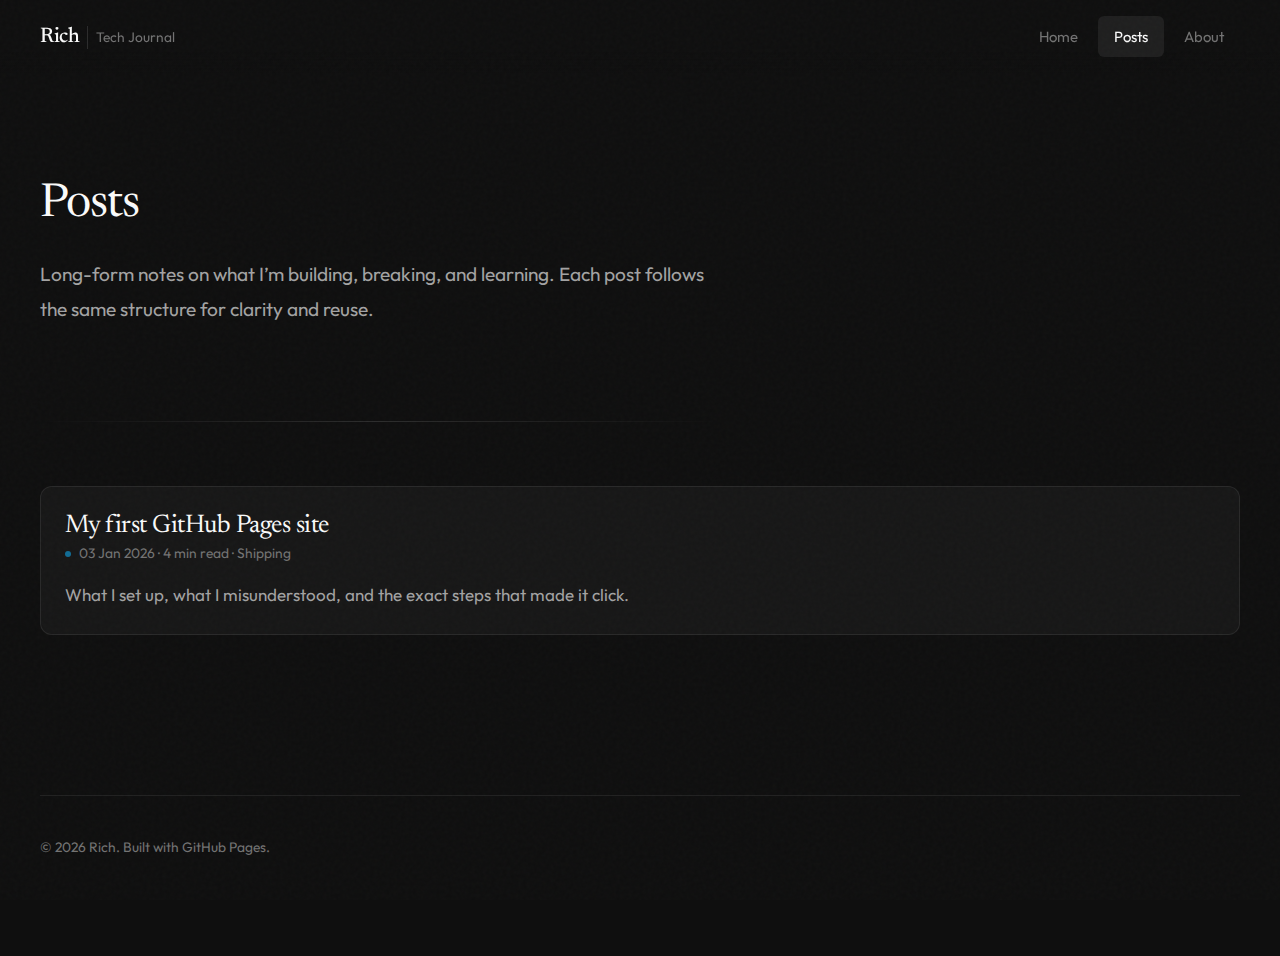
<file: posts.backup.html>
<!DOCTYPE html>
<html lang="en">
<head>
  <meta charset="UTF-8" />
  <meta name="viewport" content="width=device-width, initial-scale=1" />
  <title>Posts | Rich</title>
  <link rel="stylesheet" href="styles.css" />
</head>
<body>
  <header class="site-header">
    <div class="container">
      <div class="brand">
        <a href="index.html" class="brand__link">Rich</a>
        <span class="brand__tag">Tech Journal</span>
      </div>

      <nav class="nav">
        <a href="index.html" class="nav__link">Home</a>
        <a href="posts.html" class="nav__link is-active">Posts</a>
        <a href="about.html" class="nav__link">About</a>
      </nav>
    </div>
  </header>

  <main class="container">
    <section class="hero">
      <h1>Posts</h1>
      <p>
        Long-form notes on what I’m building, breaking, and learning.
        Each post follows the same structure for clarity and reuse.
      </p>
    </section>

    <section class="section">
      <div class="post-list">
        <!-- Add new posts here in reverse chronological order -->

        <article class="post-card">
          <h2 class="post-card__title">
            <a href="posts/2026/01-january/2026-01-03-github-pages-first-site.html">My first GitHub Pages site</a>
          </h2>
          <p class="post-card__meta">03 Jan 2026 · 4 min read · Shipping</p>
          <p class="post-card__excerpt">
            What I set up, what I misunderstood, and the exact steps that made it click.
          </p>
        </article>

      </div>
    </section>

    <footer class="footer">
      <p>© <span id="year"></span> Rich. Built with GitHub Pages.</p>
    </footer>
  </main>

  <script>
    document.getElementById("year").textContent = new Date().getFullYear();
  </script>
</body>
</html>
</file>
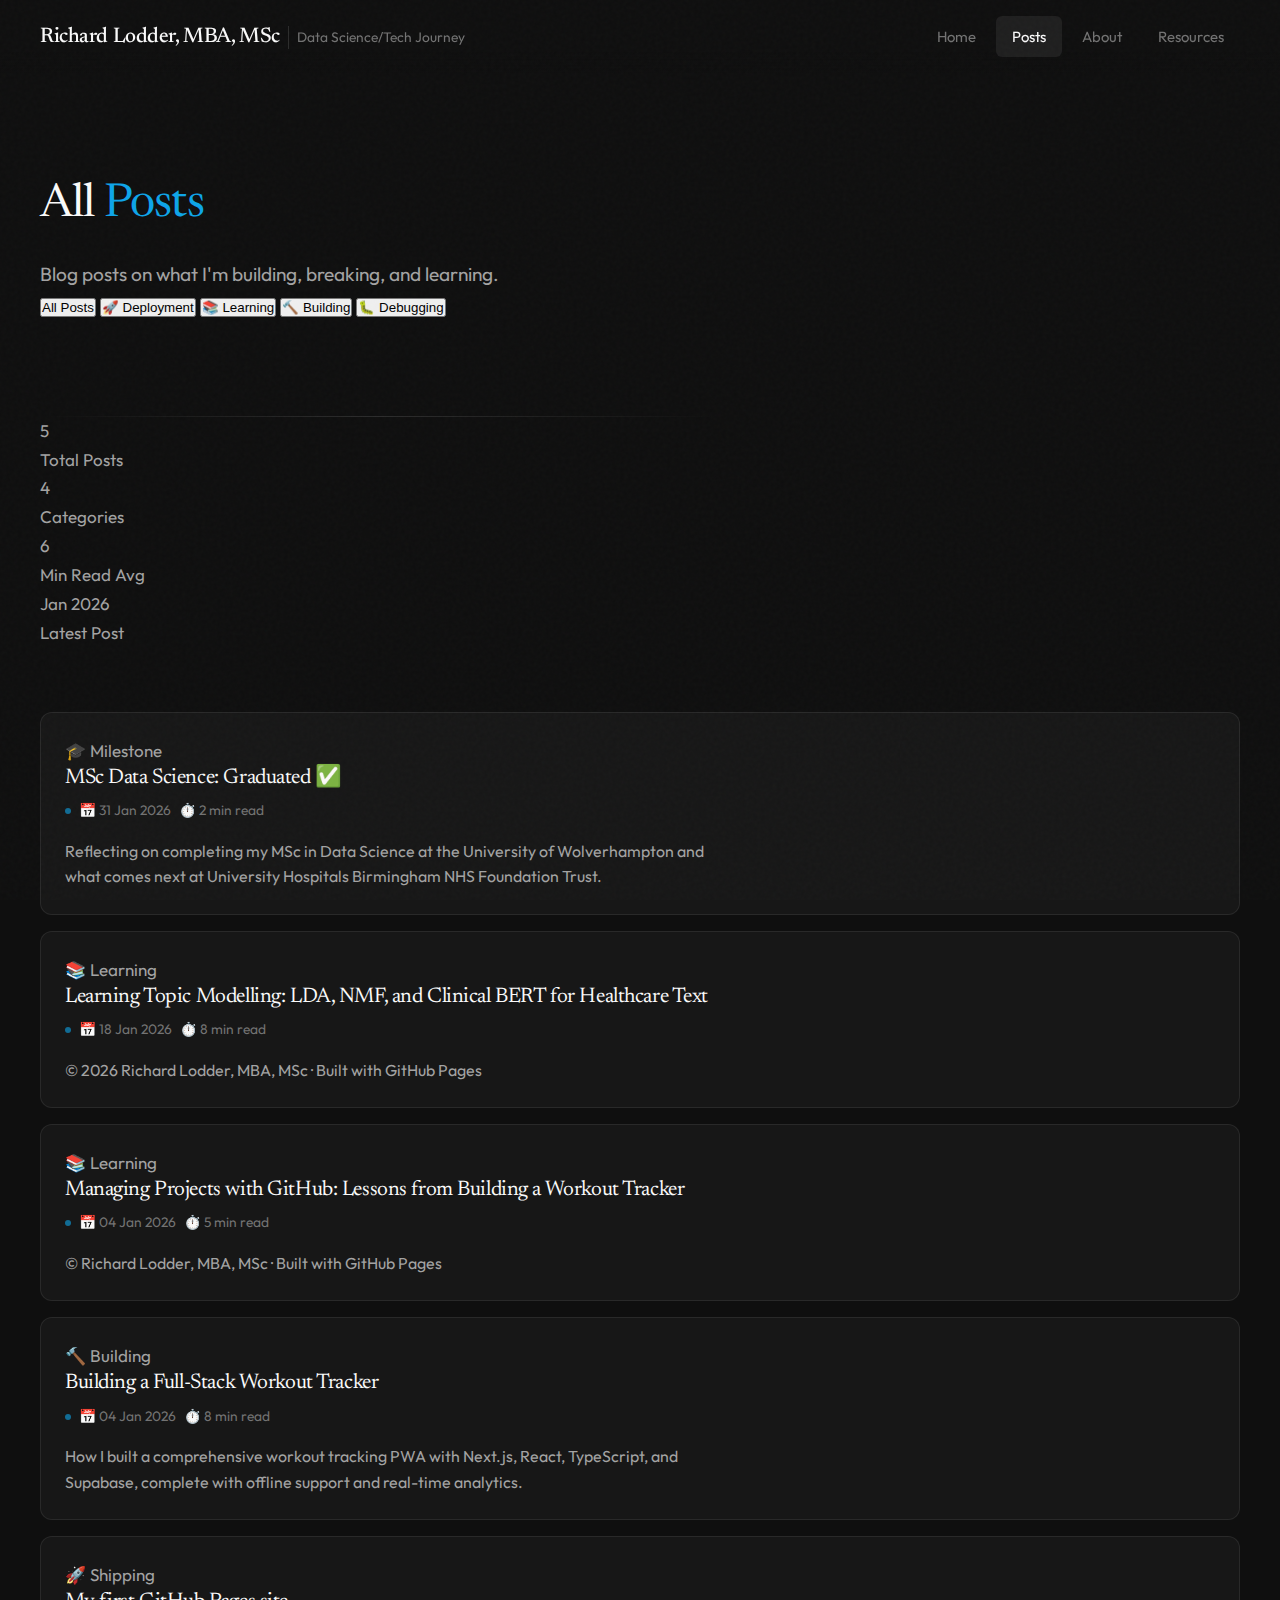
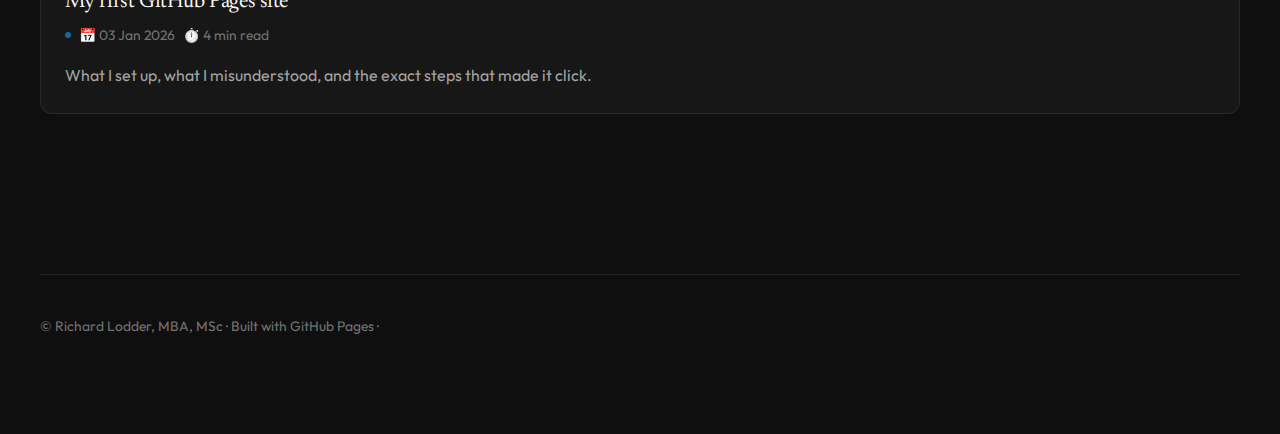
<file: posts.html>
<!DOCTYPE html>
<html lang="en">
<head>
  <meta charset="UTF-8" />
  <meta name="viewport" content="width=device-width, initial-scale=1" />
  <title>Posts | Richard Lodder, MBA, MSc</title>
  <link rel="stylesheet" href="styles.css" />
</head>
<body>
  <header class="site-header">
    <div class="container">
      <div class="brand">
        <a href="index.html" class="brand__link">Richard Lodder, MBA, MSc</a>
        <span class="brand__tag">Data Science/Tech Journey</span>
      </div>

      <nav class="nav">
        <a href="index.html" class="nav__link">Home</a>
        <a href="posts.html" class="nav__link is-active">Posts</a>
        <a href="about.html" class="nav__link">About</a>
        <a href="resources.html" class="nav__link">Resources</a>
      </nav>
    </div>
  </header>

  <main class="container">
    <section class="hero">
      <h1>All <span>Posts</span></h1>
      <p>
        Blog posts on what I'm building, breaking, and learning.
      </p>

      <!-- Category Filters -->
      <div class="category-filters">
        <button class="filter-btn filter-btn--active">All Posts</button>
        <button class="filter-btn">🚀 Deployment</button>
        <button class="filter-btn">📚 Learning</button>
        <button class="filter-btn">🔨 Building</button>
        <button class="filter-btn">🐛 Debugging</button>
      </div>
    </section>

    <!-- Stats Overview -->
    <div class="posts-stats">
      <div class="stat-card">
        <div class="stat-value">5</div>
        <div class="stat-label">Total Posts</div>
      </div>
      <div class="stat-card">
        <div class="stat-value">4</div>
        <div class="stat-label">Categories</div>
      </div>
      <div class="stat-card">
        <div class="stat-value">6</div>
        <div class="stat-label">Min Read Avg</div>
      </div>
      <div class="stat-card">
        <div class="stat-value">Jan 2026</div>
        <div class="stat-label">Latest Post</div>
      </div>
    </div>

    <section class="section">
      <div class="post-list">
        <!-- Add new posts here in reverse chronological order -->

        <article class="post-card">
          <div class="post-card__tag">🎓 Milestone</div>
          <h3>
            <a href="posts/2026/01-january/2026-01-31-msc-data-science-graduation.html">MSc Data Science: Graduated ✅</a>
          </h3>
          <p class="post-card__meta">
            <span class="meta-item">📅 31 Jan 2026</span>
            <span class="meta-item">⏱️ 2 min read</span>
          </p>
          <p class="post-card__desc">
            Reflecting on completing my MSc in Data Science at the University of Wolverhampton and what comes next at University Hospitals Birmingham NHS Foundation Trust.
          </p>
        </article>

        <article class="post-card">
          <div class="post-card__tag">📚 Learning</div>
          <h3>
            <a href="posts/2026/01-january/2026-01-18-11-00-nlp-techniques-healthcare-lda-nmf-transformers.html">Learning Topic Modelling: LDA, NMF, and Clinical BERT for Healthcare Text</a>
          </h3>
          <p class="post-card__meta">
            <span class="meta-item">📅 18 Jan 2026</span>
            <span class="meta-item">⏱️ 8 min read</span>
          </p>
          <p class="post-card__desc">
            © <span id="year"></span> Richard Lodder, MBA, MSc · Built with GitHub Pages
          </p>
        </article>


        <article class="post-card">
          <div class="post-card__tag">📚 Learning</div>
          <h3>
            <a href="posts/2026/01-january/2026-01-04-14-00-github-project-management.html">Managing Projects with GitHub: Lessons from Building a Workout Tracker</a>
          </h3>
          <p class="post-card__meta">
            <span class="meta-item">📅 04 Jan 2026</span>
            <span class="meta-item">⏱️ 5 min read</span>
          </p>
          <p class="post-card__desc">
            © <span id="year"></span> Richard Lodder, MBA, MSc · Built with GitHub Pages
          </p>
        </article>


        <article class="post-card">
          <div class="post-card__tag">🔨 Building</div>
          <h3>
            <a href="posts/2026/01-january/2026-01-04-building-gym-bestie-workout-tracker.html">Building a Full-Stack Workout Tracker</a>
          </h3>
          <p class="post-card__meta">
            <span class="meta-item">📅 04 Jan 2026</span>
            <span class="meta-item">⏱️ 8 min read</span>
          </p>
          <p class="post-card__desc">
            How I built a comprehensive workout tracking PWA with Next.js, React, TypeScript, and Supabase, complete with offline support and real-time analytics.
          </p>
        </article>

        <article class="post-card">
          <div class="post-card__tag">🚀 Shipping</div>
          <h3>
            <a href="posts/2026/01-january/2026-01-03-github-pages-first-site.html">My first GitHub Pages site</a>
          </h3>
          <p class="post-card__meta">
            <span class="meta-item">📅 03 Jan 2026</span>
            <span class="meta-item">⏱️ 4 min read</span>
          </p>
          <p class="post-card__desc">
            What I set up, what I misunderstood, and the exact steps that made it click.
          </p>
        </article>

      </div>
    </section>

    <footer class="footer">
      <p>© <span id="year"></span> Richard Lodder, MBA, MSc · Built with GitHub Pages · <span id="visitor-count">Loading visitors...</span></p>
    </footer>
  </main>

  <script>
    document.getElementById("year").textContent = new Date().getFullYear();

    // Visitor counter using hits.sh
    const visitorCountElement = document.getElementById("visitor-count");
    const pageUrl = 'lodd193.github.io/posts';

    fetch(`https://hits.sh/${pageUrl}.svg?style=flat&label=visitors&color=gray`)
      .then(response => response.text())
      .then(svg => {
        // Extract count from SVG
        const match = svg.match(/visitors<\/text><text[^>]*>(\d+)/);
        if (match && match[1]) {
          visitorCountElement.textContent = `${match[1]} visitors`;
        } else {
          visitorCountElement.textContent = '';
        }
      })
      .catch(() => {
        visitorCountElement.textContent = '';
      });
  </script>
</body>
</html>
</file>
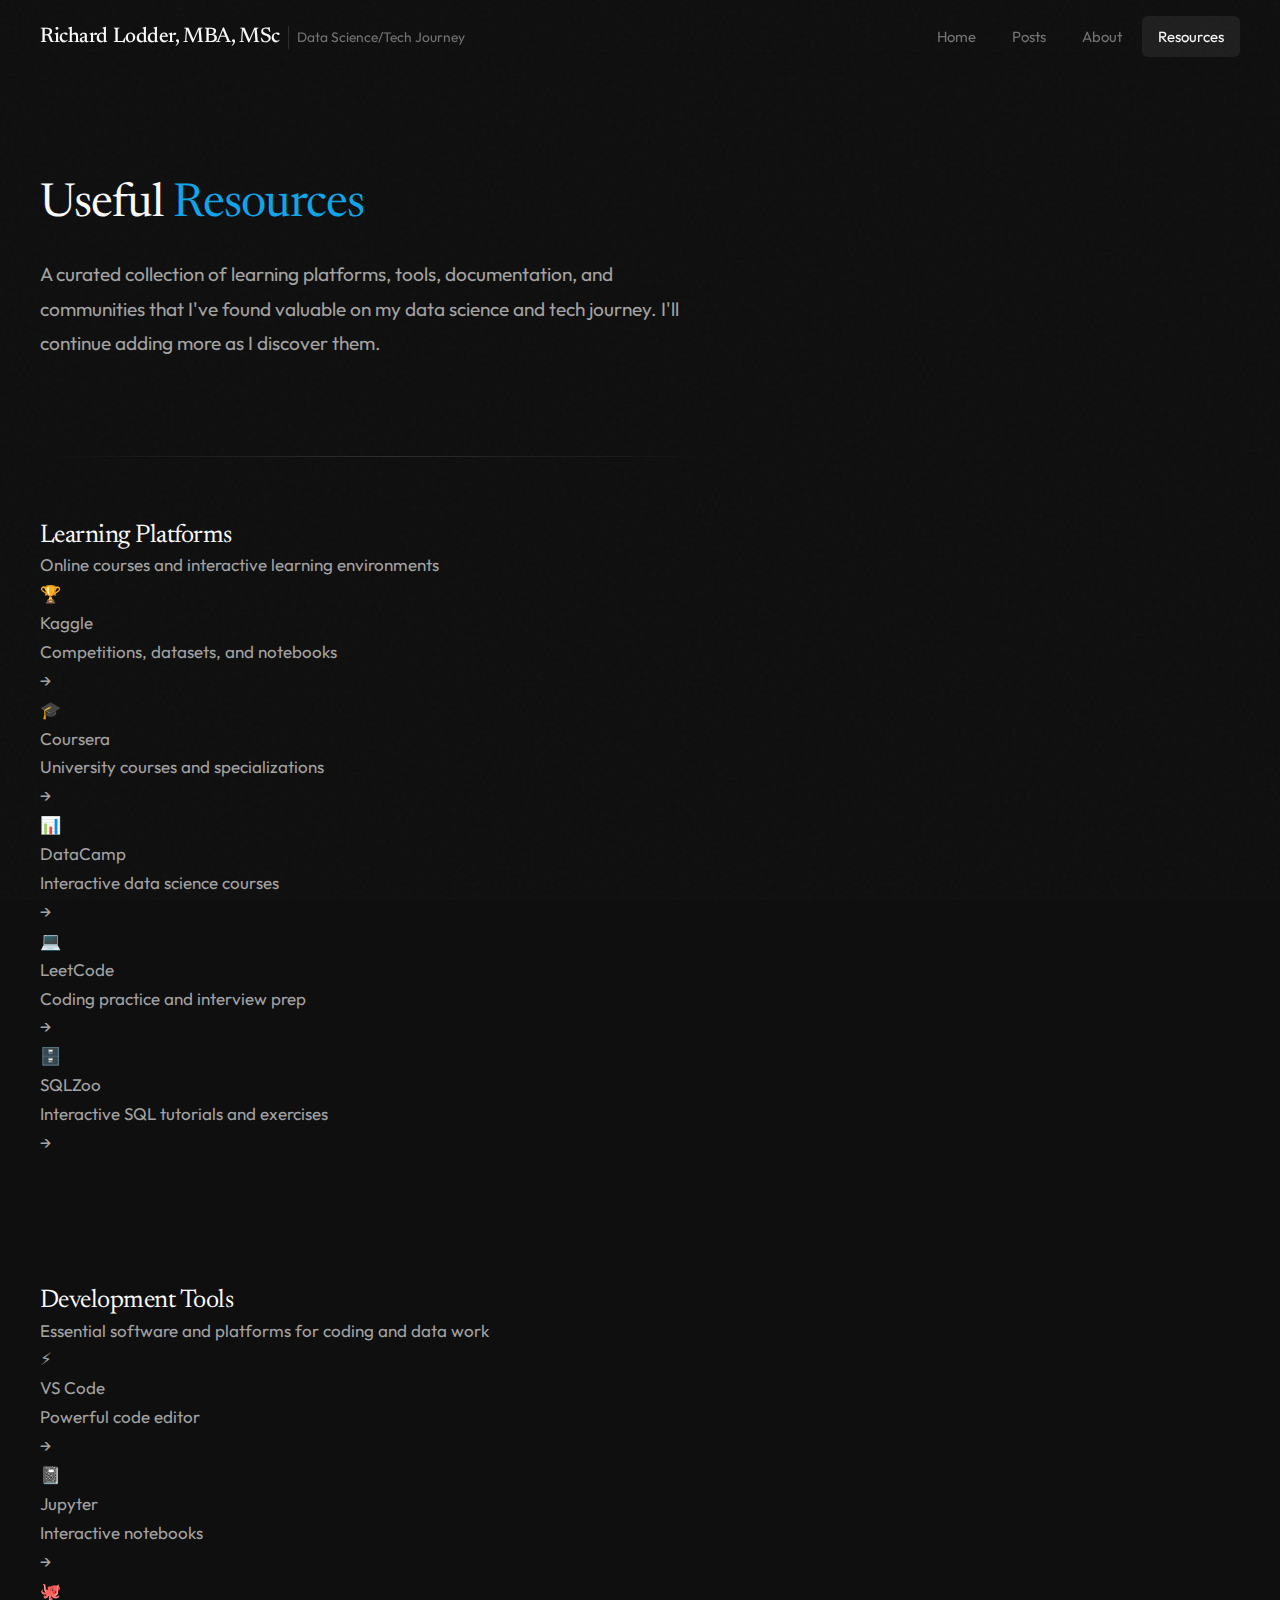
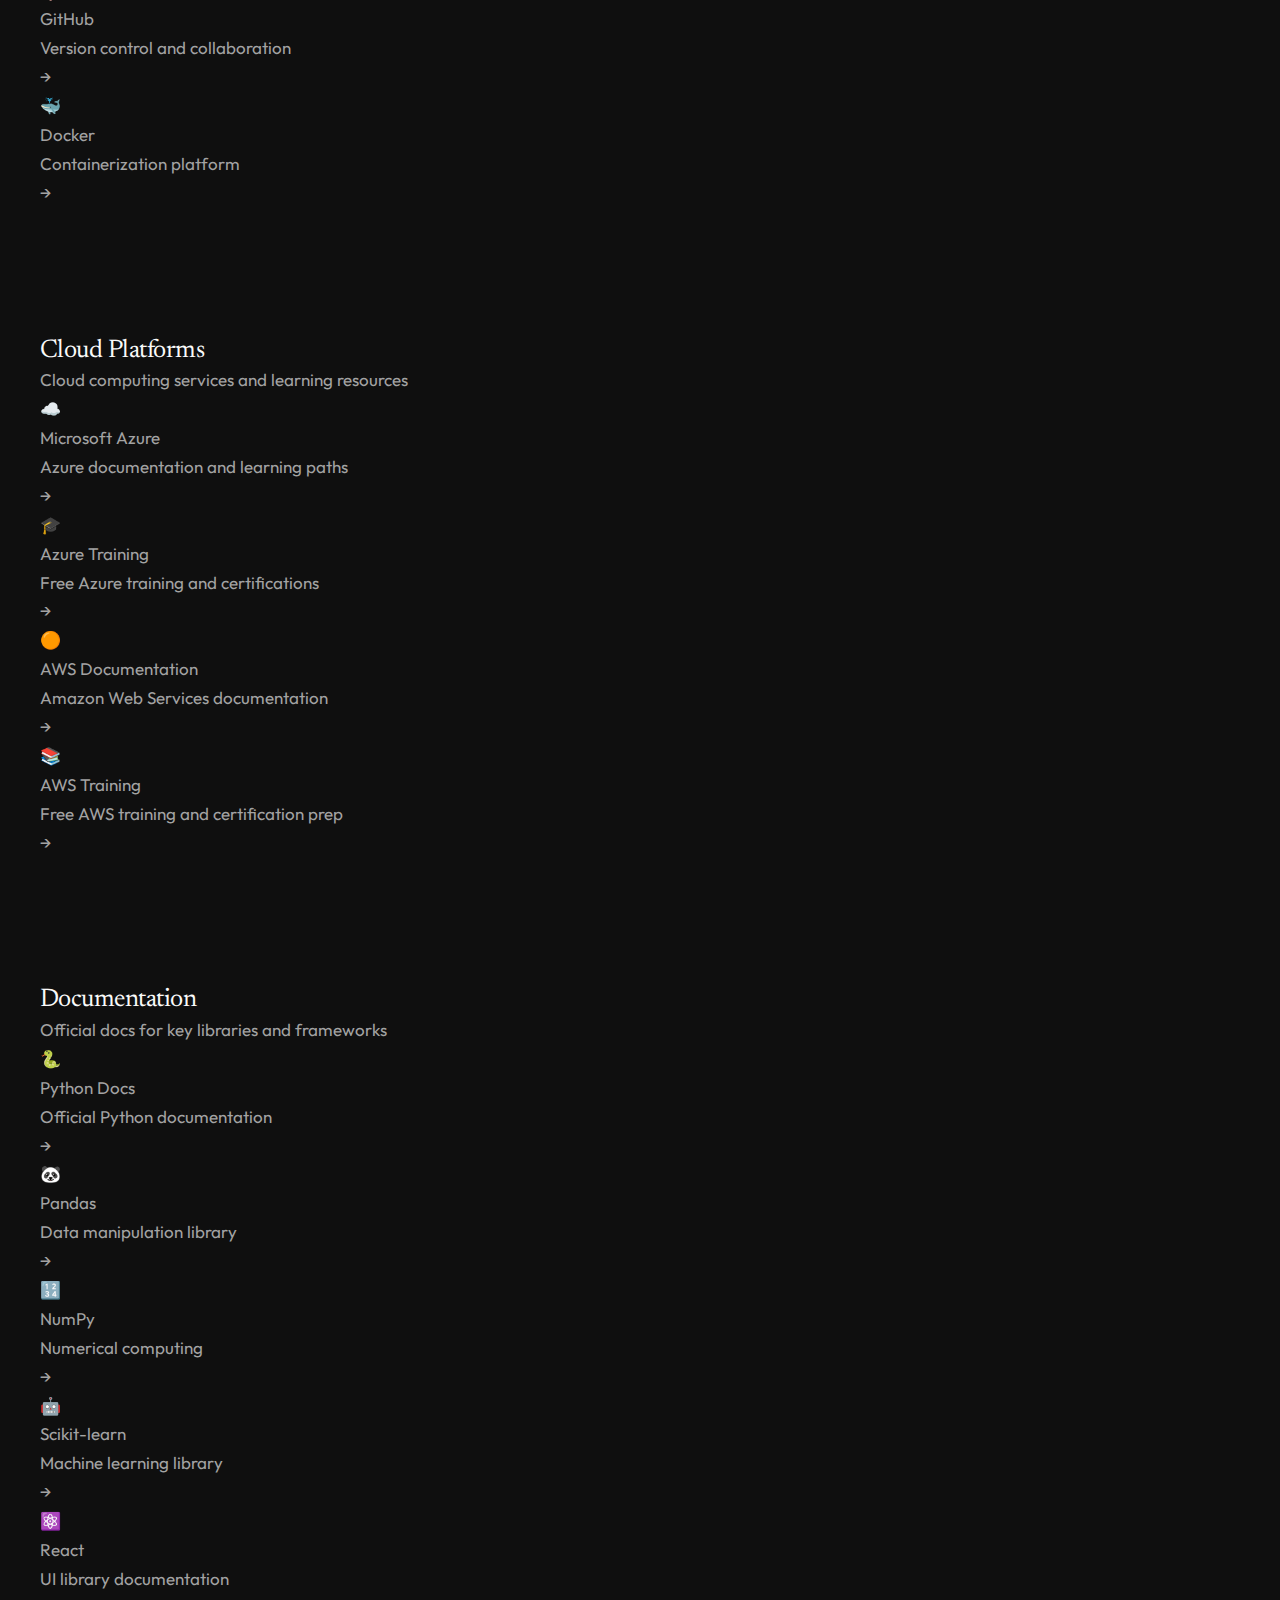
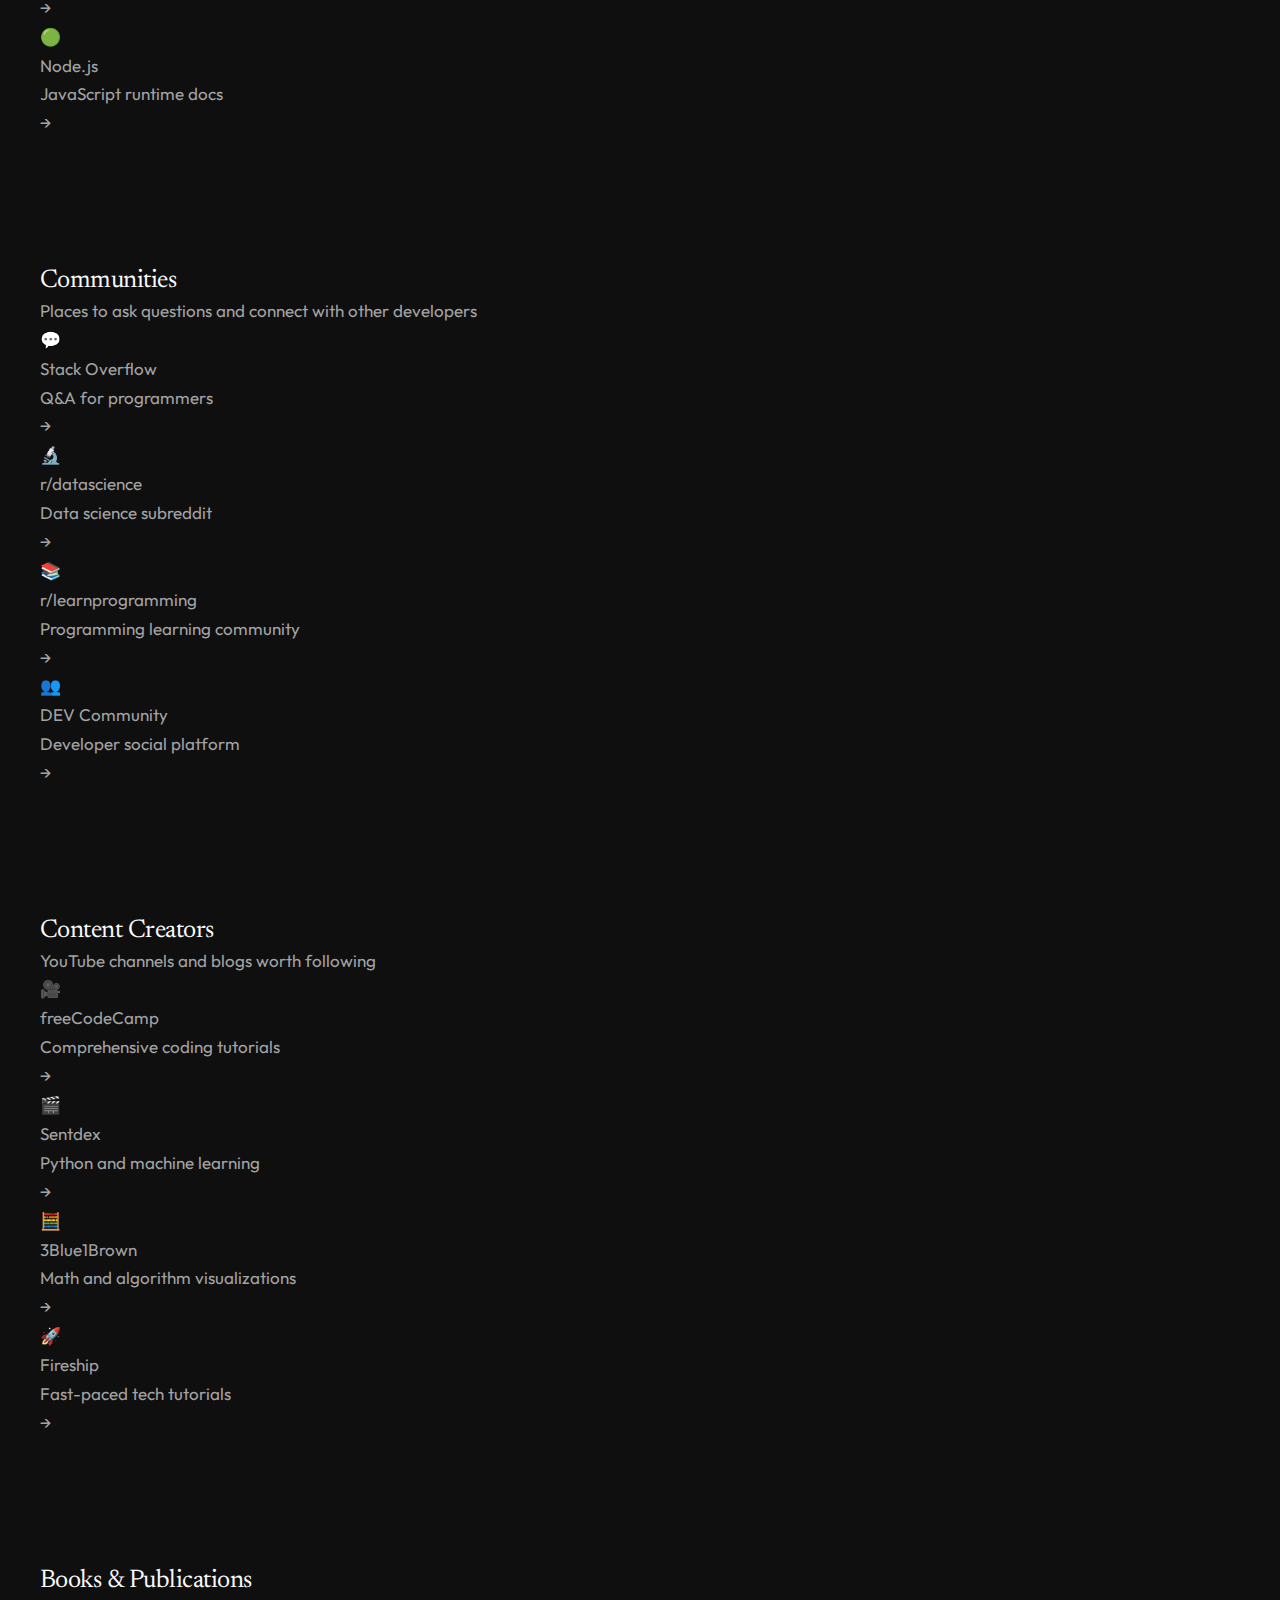
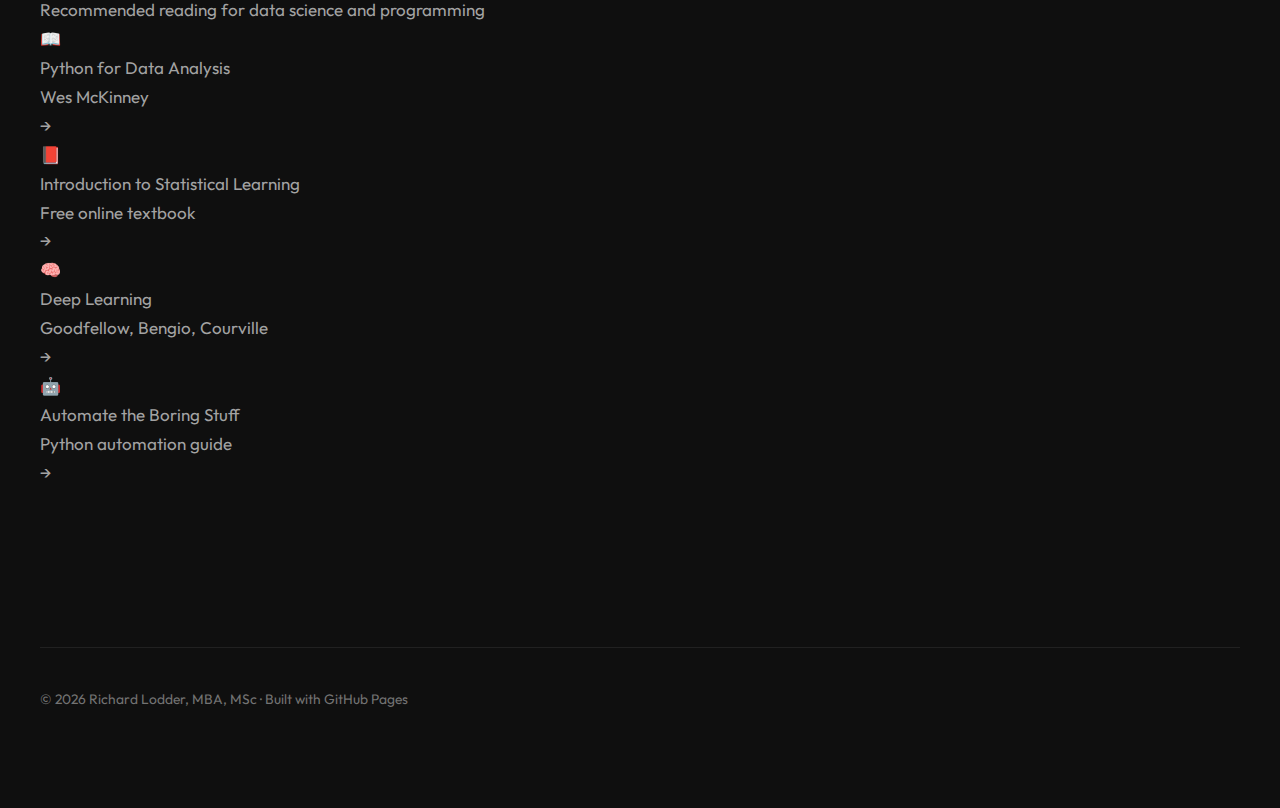
<file: resources.html>
<!DOCTYPE html>
<html lang="en">
<head>
  <meta charset="UTF-8" />
  <meta name="viewport" content="width=device-width, initial-scale=1" />
  <title>Resources | Richard Lodder, MBA, MSc</title>
  <meta name="description" content="Curated resources for data science, programming, and tech learning" />
  <link rel="stylesheet" href="styles.css" />
  <link rel="icon" href="data:image/svg+xml,<svg xmlns='http://www.w3.org/2000/svg' viewBox='0 0 100 100'><text y='.9em' font-size='90'>◆</text></svg>">
</head>
<body>
  <a class="skip" href="#content">Skip to content</a>

  <header class="site-header">
    <div class="container">
      <div class="brand">
        <a href="index.html" class="brand__link">Richard Lodder, MBA, MSc</a>
        <span class="brand__tag">Data Science/Tech Journey</span>
      </div>
      <nav class="nav" aria-label="Main">
        <a href="index.html" class="nav__link">Home</a>
        <a href="posts.html" class="nav__link">Posts</a>
        <a href="about.html" class="nav__link">About</a>
        <a href="resources.html" class="nav__link is-active">Resources</a>
      </nav>
    </div>
  </header>

  <main id="content" class="container">
    <section class="hero">
      <h1>Useful <span>Resources</span></h1>
      <p>
        A curated collection of learning platforms, tools, documentation, and communities that I've found valuable on my data science and tech journey. I'll continue adding more as I discover them.
      </p>
    </section>

    <!-- Learning Platforms -->
    <section class="section">
      <h2 class="section-title">Learning Platforms</h2>
      <p class="section-description">Online courses and interactive learning environments</p>
      <div class="connect-links">
        <a href="https://www.kaggle.com/" target="_blank" rel="noopener noreferrer" class="connect-card">
          <div class="connect-icon">🏆</div>
          <div class="connect-info">
            <div class="connect-label">Kaggle</div>
            <div class="connect-handle">Competitions, datasets, and notebooks</div>
          </div>
          <div class="connect-arrow">→</div>
        </a>
        <a href="https://www.coursera.org/" target="_blank" rel="noopener noreferrer" class="connect-card">
          <div class="connect-icon">🎓</div>
          <div class="connect-info">
            <div class="connect-label">Coursera</div>
            <div class="connect-handle">University courses and specializations</div>
          </div>
          <div class="connect-arrow">→</div>
        </a>
        <a href="https://www.datacamp.com/" target="_blank" rel="noopener noreferrer" class="connect-card">
          <div class="connect-icon">📊</div>
          <div class="connect-info">
            <div class="connect-label">DataCamp</div>
            <div class="connect-handle">Interactive data science courses</div>
          </div>
          <div class="connect-arrow">→</div>
        </a>
        <a href="https://leetcode.com/" target="_blank" rel="noopener noreferrer" class="connect-card">
          <div class="connect-icon">💻</div>
          <div class="connect-info">
            <div class="connect-label">LeetCode</div>
            <div class="connect-handle">Coding practice and interview prep</div>
          </div>
          <div class="connect-arrow">→</div>
        </a>
        <a href="https://sqlzoo.net/" target="_blank" rel="noopener noreferrer" class="connect-card">
          <div class="connect-icon">🗄️</div>
          <div class="connect-info">
            <div class="connect-label">SQLZoo</div>
            <div class="connect-handle">Interactive SQL tutorials and exercises</div>
          </div>
          <div class="connect-arrow">→</div>
        </a>
      </div>
    </section>

    <!-- Development Tools -->
    <section class="section">
      <h2 class="section-title">Development Tools</h2>
      <p class="section-description">Essential software and platforms for coding and data work</p>
      <div class="connect-links">
        <a href="https://code.visualstudio.com/" target="_blank" rel="noopener noreferrer" class="connect-card">
          <div class="connect-icon">⚡</div>
          <div class="connect-info">
            <div class="connect-label">VS Code</div>
            <div class="connect-handle">Powerful code editor</div>
          </div>
          <div class="connect-arrow">→</div>
        </a>
        <a href="https://jupyter.org/" target="_blank" rel="noopener noreferrer" class="connect-card">
          <div class="connect-icon">📓</div>
          <div class="connect-info">
            <div class="connect-label">Jupyter</div>
            <div class="connect-handle">Interactive notebooks</div>
          </div>
          <div class="connect-arrow">→</div>
        </a>
        <a href="https://github.com/" target="_blank" rel="noopener noreferrer" class="connect-card">
          <div class="connect-icon">🐙</div>
          <div class="connect-info">
            <div class="connect-label">GitHub</div>
            <div class="connect-handle">Version control and collaboration</div>
          </div>
          <div class="connect-arrow">→</div>
        </a>
        <a href="https://www.docker.com/" target="_blank" rel="noopener noreferrer" class="connect-card">
          <div class="connect-icon">🐳</div>
          <div class="connect-info">
            <div class="connect-label">Docker</div>
            <div class="connect-handle">Containerization platform</div>
          </div>
          <div class="connect-arrow">→</div>
        </a>
      </div>
    </section>

    <!-- Cloud Platforms -->
    <section class="section">
      <h2 class="section-title">Cloud Platforms</h2>
      <p class="section-description">Cloud computing services and learning resources</p>
      <div class="connect-links">
        <a href="https://learn.microsoft.com/en-us/azure/" target="_blank" rel="noopener noreferrer" class="connect-card">
          <div class="connect-icon">☁️</div>
          <div class="connect-info">
            <div class="connect-label">Microsoft Azure</div>
            <div class="connect-handle">Azure documentation and learning paths</div>
          </div>
          <div class="connect-arrow">→</div>
        </a>
        <a href="https://azure.microsoft.com/en-us/get-started/training/" target="_blank" rel="noopener noreferrer" class="connect-card">
          <div class="connect-icon">🎓</div>
          <div class="connect-info">
            <div class="connect-label">Azure Training</div>
            <div class="connect-handle">Free Azure training and certifications</div>
          </div>
          <div class="connect-arrow">→</div>
        </a>
        <a href="https://docs.aws.amazon.com/" target="_blank" rel="noopener noreferrer" class="connect-card">
          <div class="connect-icon">🟠</div>
          <div class="connect-info">
            <div class="connect-label">AWS Documentation</div>
            <div class="connect-handle">Amazon Web Services documentation</div>
          </div>
          <div class="connect-arrow">→</div>
        </a>
        <a href="https://aws.amazon.com/training/" target="_blank" rel="noopener noreferrer" class="connect-card">
          <div class="connect-icon">📚</div>
          <div class="connect-info">
            <div class="connect-label">AWS Training</div>
            <div class="connect-handle">Free AWS training and certification prep</div>
          </div>
          <div class="connect-arrow">→</div>
        </a>
      </div>
    </section>

    <!-- Documentation -->
    <section class="section">
      <h2 class="section-title">Documentation</h2>
      <p class="section-description">Official docs for key libraries and frameworks</p>
      <div class="connect-links">
        <a href="https://docs.python.org/3/" target="_blank" rel="noopener noreferrer" class="connect-card">
          <div class="connect-icon">🐍</div>
          <div class="connect-info">
            <div class="connect-label">Python Docs</div>
            <div class="connect-handle">Official Python documentation</div>
          </div>
          <div class="connect-arrow">→</div>
        </a>
        <a href="https://pandas.pydata.org/docs/" target="_blank" rel="noopener noreferrer" class="connect-card">
          <div class="connect-icon">🐼</div>
          <div class="connect-info">
            <div class="connect-label">Pandas</div>
            <div class="connect-handle">Data manipulation library</div>
          </div>
          <div class="connect-arrow">→</div>
        </a>
        <a href="https://numpy.org/doc/" target="_blank" rel="noopener noreferrer" class="connect-card">
          <div class="connect-icon">🔢</div>
          <div class="connect-info">
            <div class="connect-label">NumPy</div>
            <div class="connect-handle">Numerical computing</div>
          </div>
          <div class="connect-arrow">→</div>
        </a>
        <a href="https://scikit-learn.org/stable/documentation.html" target="_blank" rel="noopener noreferrer" class="connect-card">
          <div class="connect-icon">🤖</div>
          <div class="connect-info">
            <div class="connect-label">Scikit-learn</div>
            <div class="connect-handle">Machine learning library</div>
          </div>
          <div class="connect-arrow">→</div>
        </a>
        <a href="https://react.dev/" target="_blank" rel="noopener noreferrer" class="connect-card">
          <div class="connect-icon">⚛️</div>
          <div class="connect-info">
            <div class="connect-label">React</div>
            <div class="connect-handle">UI library documentation</div>
          </div>
          <div class="connect-arrow">→</div>
        </a>
        <a href="https://nodejs.org/docs/" target="_blank" rel="noopener noreferrer" class="connect-card">
          <div class="connect-icon">🟢</div>
          <div class="connect-info">
            <div class="connect-label">Node.js</div>
            <div class="connect-handle">JavaScript runtime docs</div>
          </div>
          <div class="connect-arrow">→</div>
        </a>
      </div>
    </section>

    <!-- Communities -->
    <section class="section">
      <h2 class="section-title">Communities</h2>
      <p class="section-description">Places to ask questions and connect with other developers</p>
      <div class="connect-links">
        <a href="https://stackoverflow.com/" target="_blank" rel="noopener noreferrer" class="connect-card">
          <div class="connect-icon">💬</div>
          <div class="connect-info">
            <div class="connect-label">Stack Overflow</div>
            <div class="connect-handle">Q&A for programmers</div>
          </div>
          <div class="connect-arrow">→</div>
        </a>
        <a href="https://www.reddit.com/r/datascience/" target="_blank" rel="noopener noreferrer" class="connect-card">
          <div class="connect-icon">🔬</div>
          <div class="connect-info">
            <div class="connect-label">r/datascience</div>
            <div class="connect-handle">Data science subreddit</div>
          </div>
          <div class="connect-arrow">→</div>
        </a>
        <a href="https://www.reddit.com/r/learnprogramming/" target="_blank" rel="noopener noreferrer" class="connect-card">
          <div class="connect-icon">📚</div>
          <div class="connect-info">
            <div class="connect-label">r/learnprogramming</div>
            <div class="connect-handle">Programming learning community</div>
          </div>
          <div class="connect-arrow">→</div>
        </a>
        <a href="https://dev.to/" target="_blank" rel="noopener noreferrer" class="connect-card">
          <div class="connect-icon">👥</div>
          <div class="connect-info">
            <div class="connect-label">DEV Community</div>
            <div class="connect-handle">Developer social platform</div>
          </div>
          <div class="connect-arrow">→</div>
        </a>
      </div>
    </section>

    <!-- Content Creators -->
    <section class="section">
      <h2 class="section-title">Content Creators</h2>
      <p class="section-description">YouTube channels and blogs worth following</p>
      <div class="connect-links">
        <a href="https://www.youtube.com/@freecodecamp" target="_blank" rel="noopener noreferrer" class="connect-card">
          <div class="connect-icon">🎥</div>
          <div class="connect-info">
            <div class="connect-label">freeCodeCamp</div>
            <div class="connect-handle">Comprehensive coding tutorials</div>
          </div>
          <div class="connect-arrow">→</div>
        </a>
        <a href="https://www.youtube.com/@sentdex" target="_blank" rel="noopener noreferrer" class="connect-card">
          <div class="connect-icon">🎬</div>
          <div class="connect-info">
            <div class="connect-label">Sentdex</div>
            <div class="connect-handle">Python and machine learning</div>
          </div>
          <div class="connect-arrow">→</div>
        </a>
        <a href="https://www.youtube.com/@3blue1brown" target="_blank" rel="noopener noreferrer" class="connect-card">
          <div class="connect-icon">🧮</div>
          <div class="connect-info">
            <div class="connect-label">3Blue1Brown</div>
            <div class="connect-handle">Math and algorithm visualizations</div>
          </div>
          <div class="connect-arrow">→</div>
        </a>
        <a href="https://www.youtube.com/@fireship" target="_blank" rel="noopener noreferrer" class="connect-card">
          <div class="connect-icon">🚀</div>
          <div class="connect-info">
            <div class="connect-label">Fireship</div>
            <div class="connect-handle">Fast-paced tech tutorials</div>
          </div>
          <div class="connect-arrow">→</div>
        </a>
      </div>
    </section>

    <!-- Books & Publications -->
    <section class="section">
      <h2 class="section-title">Books & Publications</h2>
      <p class="section-description">Recommended reading for data science and programming</p>
      <div class="connect-links">
        <a href="https://www.oreilly.com/library/view/python-for-data/9781491957653/" target="_blank" rel="noopener noreferrer" class="connect-card">
          <div class="connect-icon">📖</div>
          <div class="connect-info">
            <div class="connect-label">Python for Data Analysis</div>
            <div class="connect-handle">Wes McKinney</div>
          </div>
          <div class="connect-arrow">→</div>
        </a>
        <a href="https://www.statlearning.com/" target="_blank" rel="noopener noreferrer" class="connect-card">
          <div class="connect-icon">📕</div>
          <div class="connect-info">
            <div class="connect-label">Introduction to Statistical Learning</div>
            <div class="connect-handle">Free online textbook</div>
          </div>
          <div class="connect-arrow">→</div>
        </a>
        <a href="https://www.deeplearningbook.org/" target="_blank" rel="noopener noreferrer" class="connect-card">
          <div class="connect-icon">🧠</div>
          <div class="connect-info">
            <div class="connect-label">Deep Learning</div>
            <div class="connect-handle">Goodfellow, Bengio, Courville</div>
          </div>
          <div class="connect-arrow">→</div>
        </a>
        <a href="https://automatetheboringstuff.com/" target="_blank" rel="noopener noreferrer" class="connect-card">
          <div class="connect-icon">🤖</div>
          <div class="connect-info">
            <div class="connect-label">Automate the Boring Stuff</div>
            <div class="connect-handle">Python automation guide</div>
          </div>
          <div class="connect-arrow">→</div>
        </a>
      </div>
    </section>

    <footer class="footer">
      <p>© <span id="year"></span> Richard Lodder, MBA, MSc · Built with GitHub Pages</p>
    </footer>
  </main>

  <script>
    document.getElementById("year").textContent = new Date().getFullYear();
  </script>
</body>
</html>
</file>
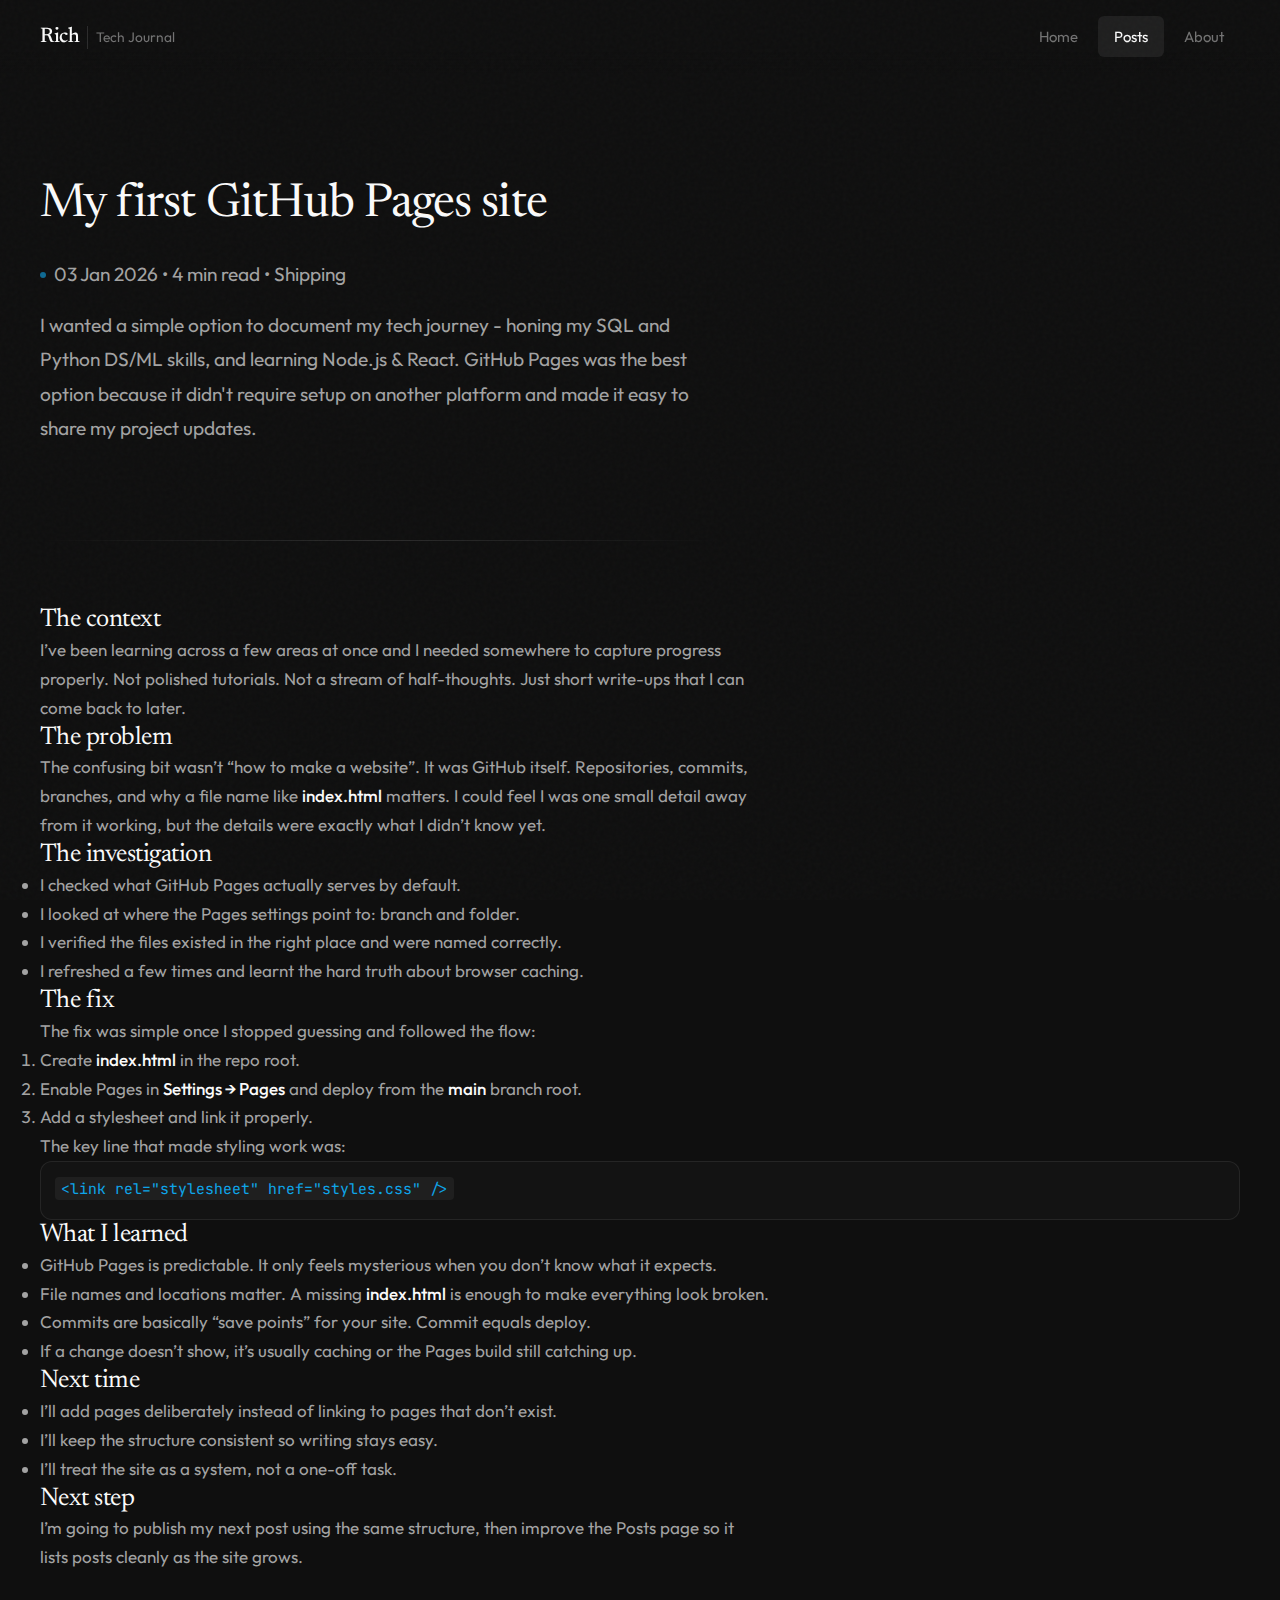
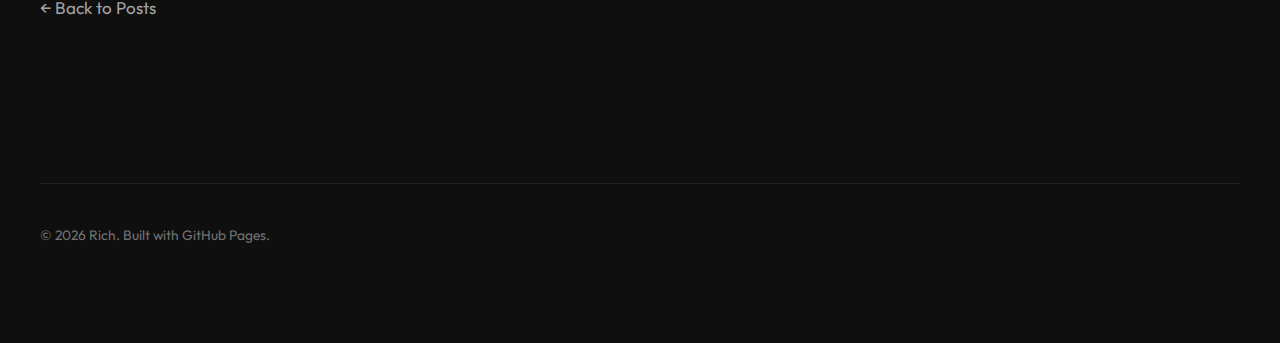
<file: posts/2026-01-03-github-pages-first-site.html>
<!DOCTYPE html>
<html lang="en">
<head>
  <meta charset="UTF-8" />
  <meta name="viewport" content="width=device-width, initial-scale=1" />
  <title>My first GitHub Pages site | Rich</title>
  <meta name="description" content="What I set up, what confused me, and what made GitHub Pages click." />
  <link rel="stylesheet" href="../styles.css" />
</head>
<body>
  <header class="site-header">
    <div class="container">
      <div class="brand">
        <a href="../index.html" class="brand__link">Rich</a>
        <span class="brand__tag">Tech Journal</span>
      </div>

      <nav class="nav">
        <a href="../index.html" class="nav__link">Home</a>
        <a href="../posts.html" class="nav__link is-active">Posts</a>
        <a href="../about.html" class="nav__link">About</a>
      </nav>
    </div>
  </header>

  <main class="container">
    <section class="hero">
      <h1>My first GitHub Pages site</h1>
      <p class="post-card__meta">03 Jan 2026 • 4 min read • Shipping</p>
      <p>
        I wanted a simple option to document my tech journey - honing my SQL and Python DS/ML skills, and learning Node.js & React. GitHub Pages was the best option because it didn't require setup on another platform and made it easy to share my project updates.
      </p>
    </section>

    <section class="section">
      <h2>The context</h2>
      <p>
        I’ve been learning across a few areas at once and I needed somewhere to capture
        progress properly. Not polished tutorials. Not a stream of half-thoughts.
        Just short write-ups that I can come back to later.
      </p>

      <h2>The problem</h2>
      <p>
        The confusing bit wasn’t “how to make a website”. It was GitHub itself.
        Repositories, commits, branches, and why a file name like <strong>index.html</strong>
        matters. I could feel I was one small detail away from it working, but the details
        were exactly what I didn’t know yet.
      </p>

      <h2>The investigation</h2>
      <ul>
        <li>I checked what GitHub Pages actually serves by default.</li>
        <li>I looked at where the Pages settings point to: branch and folder.</li>
        <li>I verified the files existed in the right place and were named correctly.</li>
        <li>I refreshed a few times and learnt the hard truth about browser caching.</li>
      </ul>

      <h2>The fix</h2>
      <p>
        The fix was simple once I stopped guessing and followed the flow:
      </p>
      <ol>
        <li>Create <strong>index.html</strong> in the repo root.</li>
        <li>Enable Pages in <strong>Settings → Pages</strong> and deploy from the <strong>main</strong> branch root.</li>
        <li>Add a stylesheet and link it properly.</li>
      </ol>

      <p>
        The key line that made styling work was:
      </p>
      <pre style="border:1px solid var(--border); background: rgba(255,255,255,.02); padding: 14px; border-radius: 12px; overflow:auto;"><code>&lt;link rel="stylesheet" href="styles.css" /&gt;</code></pre>

      <h2>What I learned</h2>
      <ul>
        <li>GitHub Pages is predictable. It only feels mysterious when you don’t know what it expects.</li>
        <li>File names and locations matter. A missing <strong>index.html</strong> is enough to make everything look broken.</li>
        <li>Commits are basically “save points” for your site. Commit equals deploy.</li>
        <li>If a change doesn’t show, it’s usually caching or the Pages build still catching up.</li>
      </ul>

      <h2>Next time</h2>
      <ul>
        <li>I’ll add pages deliberately instead of linking to pages that don’t exist.</li>
        <li>I’ll keep the structure consistent so writing stays easy.</li>
        <li>I’ll treat the site as a system, not a one-off task.</li>
      </ul>

      <h2>Next step</h2>
      <p>
        I’m going to publish my next post using the same structure, then improve the Posts page
        so it lists posts cleanly as the site grows.
      </p>

      <p style="margin-top: 22px;">
        <a href="../posts.html">← Back to Posts</a>
      </p>
    </section>

    <footer class="footer">
      <p>© <span id="year"></span> Rich. Built with GitHub Pages.</p>
    </footer>
  </main>

  <script>
    document.getElementById("year").textContent = new Date().getFullYear();
  </script>
</body>
</html>
</file>
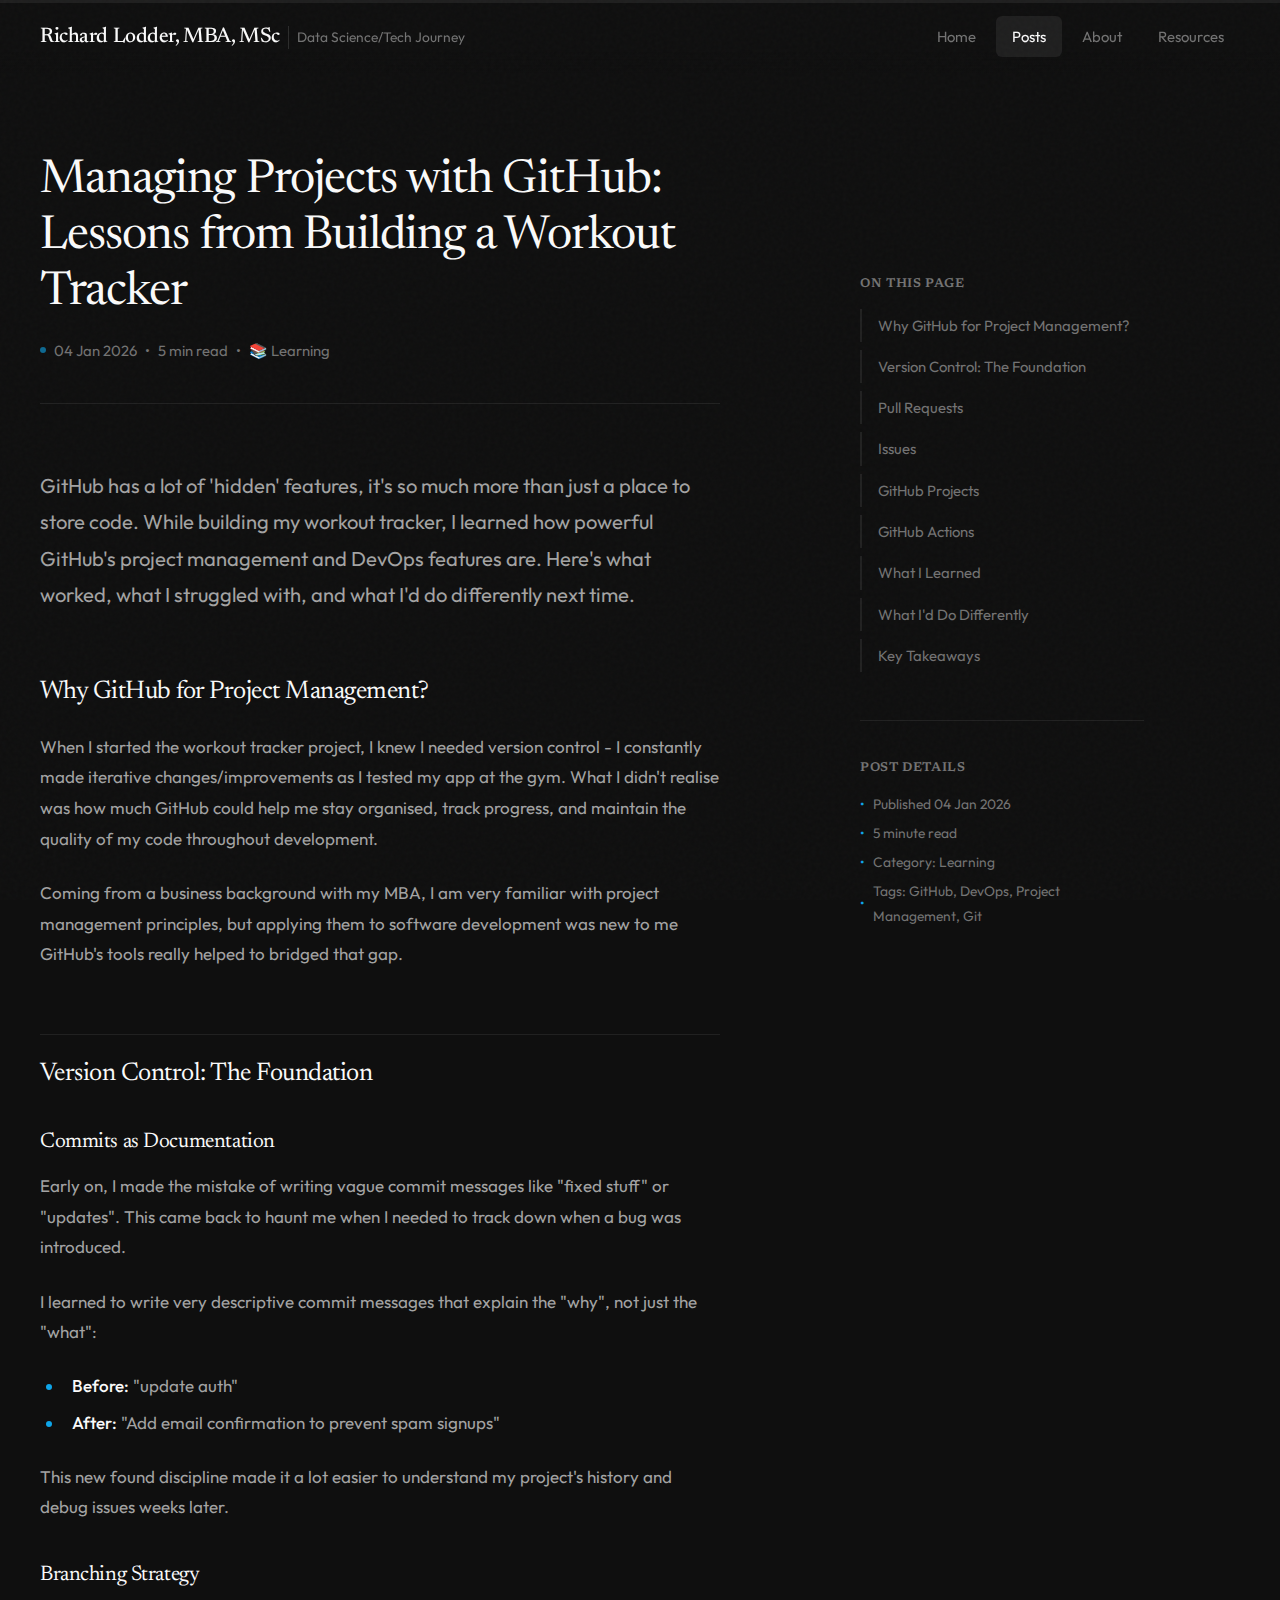
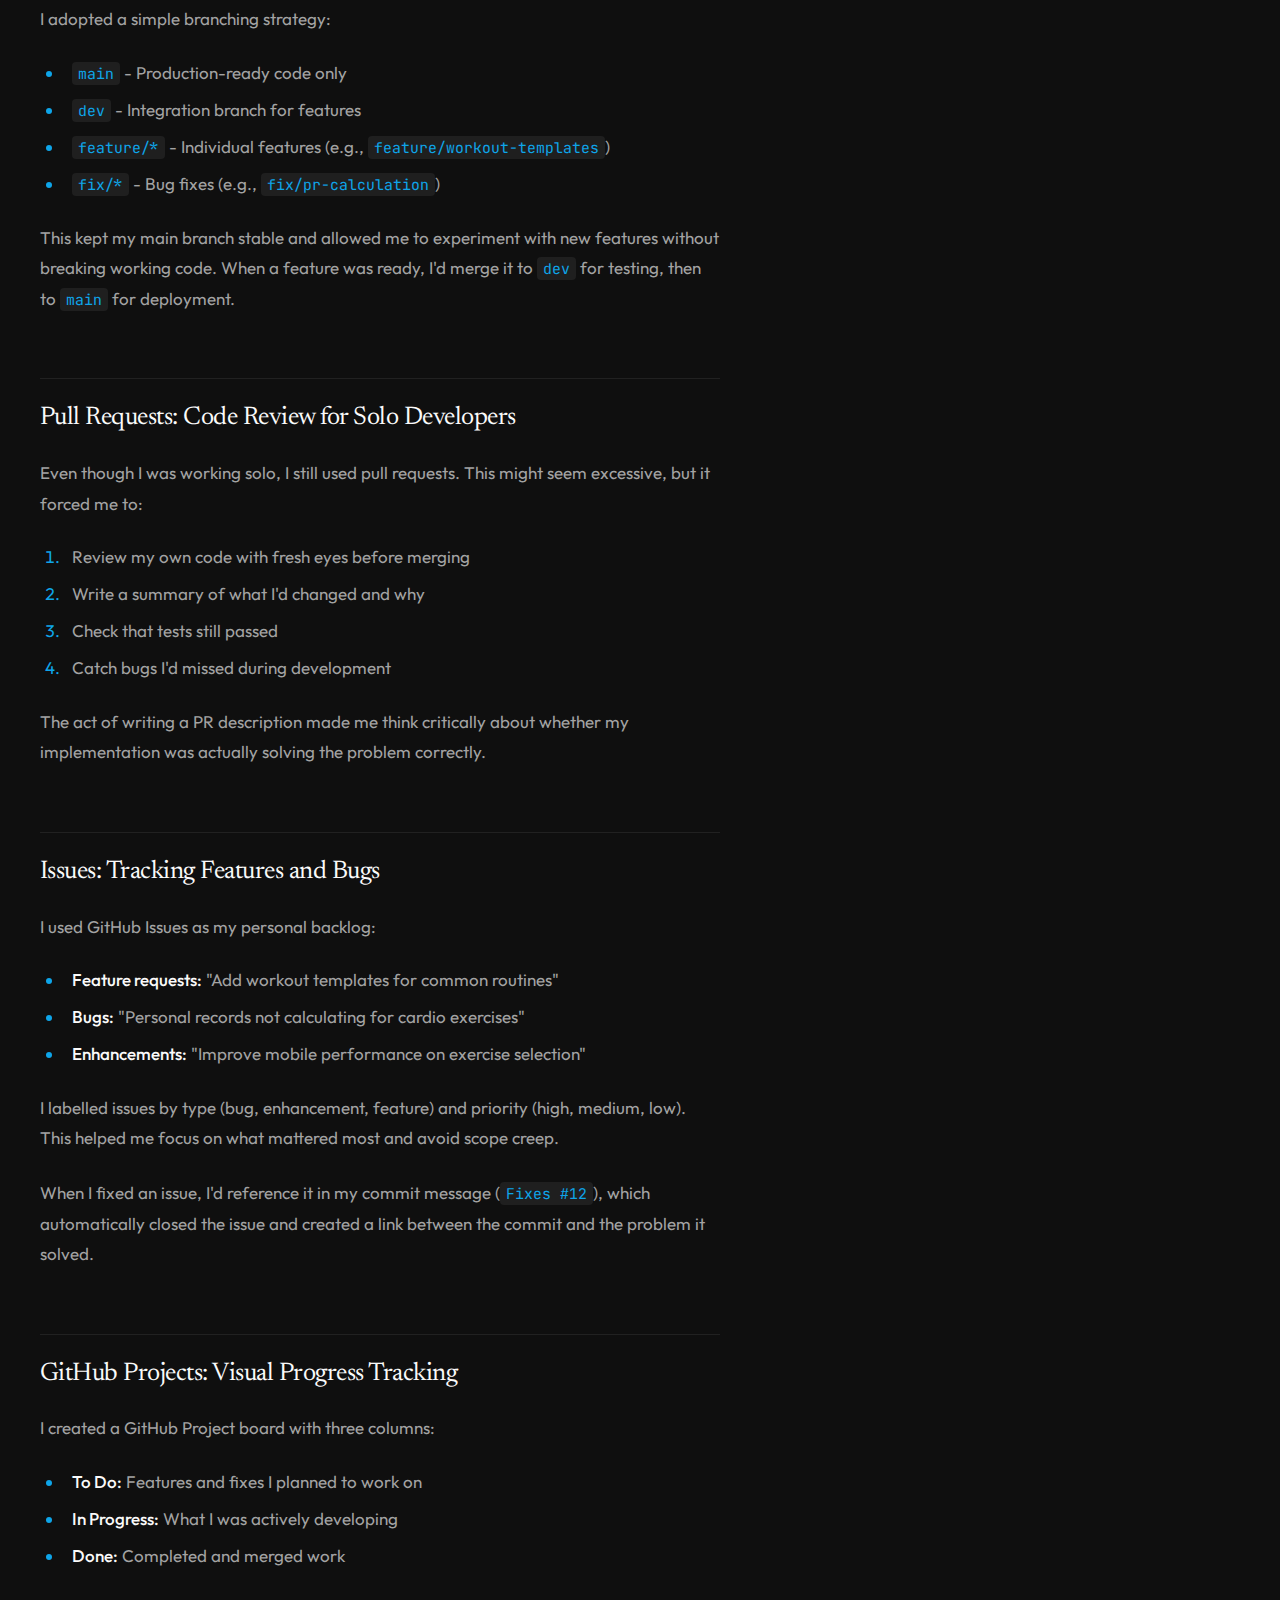
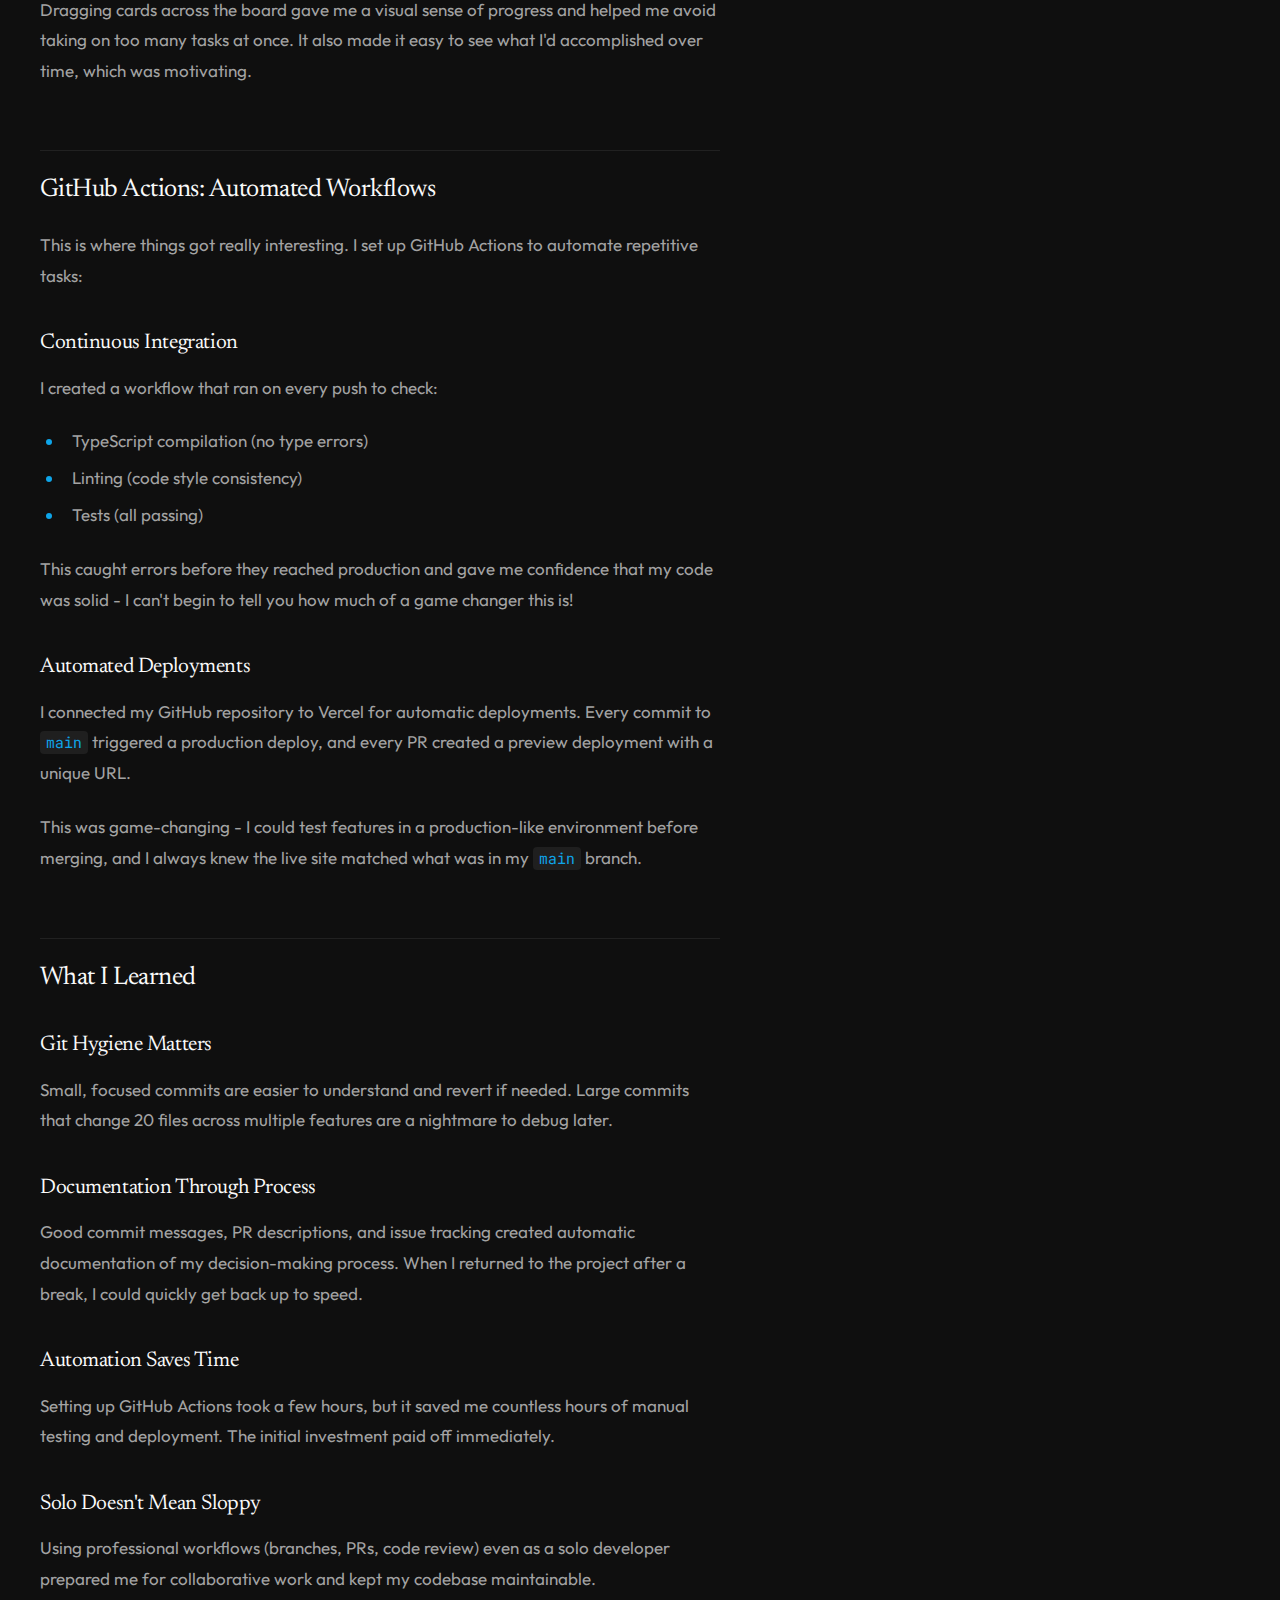
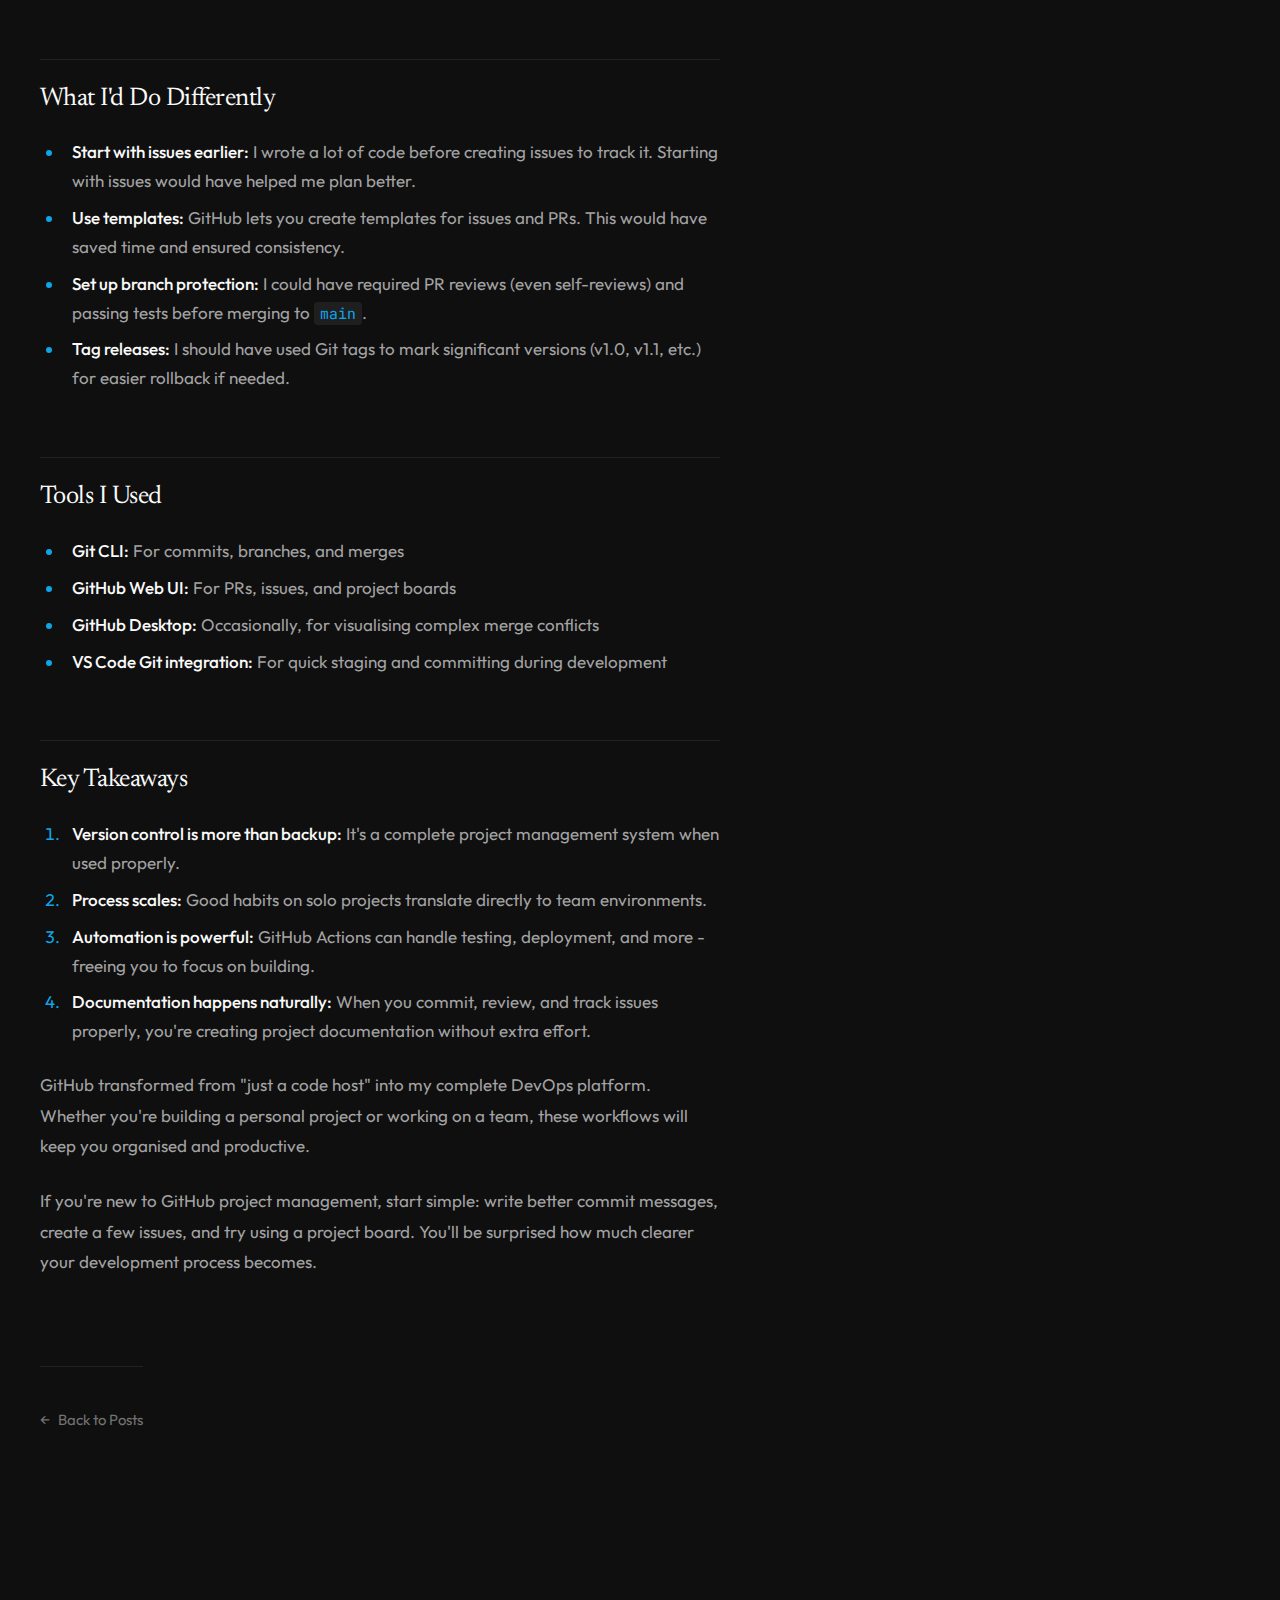
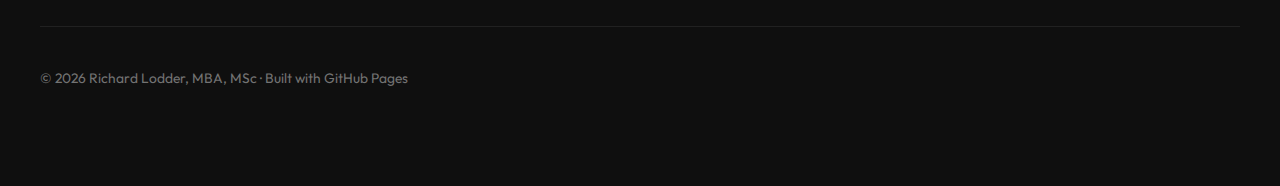
<file: drafts/2026/01-january/2026-01-04-14-00-github-project-management.html>
<!DOCTYPE html>
<html lang="en">
<head>
  <meta charset="UTF-8" />
  <meta name="viewport" content="width=device-width, initial-scale=1" />
  <title>Managing Projects with GitHub: Lessons from Building a Workout Tracker | Richard Lodder, MBA, MSc</title>
  <meta name="description" content="How I used GitHub for version control, collaboration, and DevOps workflows while building a full-stack application" />
  <link rel="stylesheet" href="../../../styles.css" />
  <link rel="icon" href="data:image/svg+xml,<svg xmlns='http://www.w3.org/2000/svg' viewBox='0 0 100 100'><text y='.9em' font-size='90'>◆</text></svg>">
</head>
<body>
  <a class="skip" href="#content">Skip to content</a>

  <header class="site-header">
    <div class="container">
      <div class="brand">
        <a href="../../../index.html" class="brand__link">Richard Lodder, MBA, MSc</a>
        <span class="brand__tag">Data Science/Tech Journey</span>
      </div>
      <nav class="nav" aria-label="Main">
        <a href="../../../index.html" class="nav__link">Home</a>
        <a href="../../../posts.html" class="nav__link is-active">Posts</a>
        <a href="../../../about.html" class="nav__link">About</a>
        <a href="../../../resources.html" class="nav__link">Resources</a>
      </nav>
    </div>
  </header>

  <!-- Reading Progress Bar -->
  <div class="reading-progress">
    <div class="reading-progress__bar" id="progress-bar"></div>
  </div>

  <main class="container">
    <div class="article-layout">
      <article class="article" id="content">
        <header class="article__header">
          <h1>Managing Projects with GitHub: Lessons from Building a Workout Tracker</h1>
          <div class="article__meta">
            <time datetime="2026-01-04">04 Jan 2026</time>
            <span>•</span>
            <span>5 min read</span>
            <span>•</span>
            <span>📚 Learning</span>
          </div>
        </header>

        <p class="article__lead">
          GitHub has a lot of 'hidden' features, it's so much more than just a place to store code. While building my workout tracker, I learned how powerful GitHub's project management and DevOps features are. Here's what worked, what I struggled with, and what I'd do differently next time.
        </p>

        <div class="article__content">
          <h2>Why GitHub for Project Management?</h2>
          <p>
            When I started the workout tracker project, I knew I needed version control - I constantly made iterative changes/improvements as I tested my app at the gym. What I didn't realise was how much GitHub could help me stay organised, track progress, and maintain the quality of my code throughout development.
          </p>
          <p>
            Coming from a business background with my MBA, I am very familiar with project management principles, but applying them to software development was new to me GitHub's tools really helped to bridged that gap.
          </p>

          <h2>Version Control: The Foundation</h2>

          <h3>Commits as Documentation</h3>
          <p>
            Early on, I made the mistake of writing vague commit messages like "fixed stuff" or "updates". This came back to haunt me when I needed to track down when a bug was introduced.
          </p>
          <p>
            I learned to write very descriptive commit messages that explain the "why", not just the "what":
          </p>
          <ul>
            <li><strong>Before:</strong> "update auth"</li>
            <li><strong>After:</strong> "Add email confirmation to prevent spam signups"</li>
          </ul>
          <p>
            This new found discipline made it a lot easier to understand my project's history and debug issues weeks later.
          </p>

          <h3>Branching Strategy</h3>
          <p>
            I adopted a simple branching strategy:
          </p>
          <ul>
            <li><code>main</code> - Production-ready code only</li>
            <li><code>dev</code> - Integration branch for features</li>
            <li><code>feature/*</code> - Individual features (e.g., <code>feature/workout-templates</code>)</li>
            <li><code>fix/*</code> - Bug fixes (e.g., <code>fix/pr-calculation</code>)</li>
          </ul>
          <p>
            This kept my main branch stable and allowed me to experiment with new features without breaking working code. When a feature was ready, I'd merge it to <code>dev</code> for testing, then to <code>main</code> for deployment.
          </p>

          <h2>Pull Requests: Code Review for Solo Developers</h2>
          <p>
            Even though I was working solo, I still used pull requests. This might seem excessive, but it forced me to:
          </p>
          <ol>
            <li>Review my own code with fresh eyes before merging</li>
            <li>Write a summary of what I'd changed and why</li>
            <li>Check that tests still passed</li>
            <li>Catch bugs I'd missed during development</li>
          </ol>
          <p>
            The act of writing a PR description made me think critically about whether my implementation was actually solving the problem correctly.
          </p>

          <h2>Issues: Tracking Features and Bugs</h2>
          <p>
            I used GitHub Issues as my personal backlog:
          </p>
          <ul>
            <li><strong>Feature requests:</strong> "Add workout templates for common routines"</li>
            <li><strong>Bugs:</strong> "Personal records not calculating for cardio exercises"</li>
            <li><strong>Enhancements:</strong> "Improve mobile performance on exercise selection"</li>
          </ul>
          <p>
            I labelled issues by type (bug, enhancement, feature) and priority (high, medium, low). This helped me focus on what mattered most and avoid scope creep.
          </p>
          <p>
            When I fixed an issue, I'd reference it in my commit message (<code>Fixes #12</code>), which automatically closed the issue and created a link between the commit and the problem it solved.
          </p>

          <h2>GitHub Projects: Visual Progress Tracking</h2>
          <p>
            I created a GitHub Project board with three columns:
          </p>
          <ul>
            <li><strong>To Do:</strong> Features and fixes I planned to work on</li>
            <li><strong>In Progress:</strong> What I was actively developing</li>
            <li><strong>Done:</strong> Completed and merged work</li>
          </ul>
          <p>
            Dragging cards across the board gave me a visual sense of progress and helped me avoid taking on too many tasks at once. It also made it easy to see what I'd accomplished over time, which was motivating.
          </p>

          <h2>GitHub Actions: Automated Workflows</h2>
          <p>
            This is where things got really interesting. I set up GitHub Actions to automate repetitive tasks:
          </p>

          <h3>Continuous Integration</h3>
          <p>
            I created a workflow that ran on every push to check:
          </p>
          <ul>
            <li>TypeScript compilation (no type errors)</li>
            <li>Linting (code style consistency)</li>
            <li>Tests (all passing)</li>
          </ul>
          <p>
            This caught errors before they reached production and gave me confidence that my code was solid - I can't begin to tell you how much of a game changer this is!
          </p>

          <h3>Automated Deployments</h3>
          <p>
            I connected my GitHub repository to Vercel for automatic deployments. Every commit to <code>main</code> triggered a production deploy, and every PR created a preview deployment with a unique URL.
          </p>
          <p>
            This was game-changing - I could test features in a production-like environment before merging, and I always knew the live site matched what was in my <code>main</code> branch.
          </p>

          <h2>What I Learned</h2>

          <h3>Git Hygiene Matters</h3>
          <p>
            Small, focused commits are easier to understand and revert if needed. Large commits that change 20 files across multiple features are a nightmare to debug later.
          </p>

          <h3>Documentation Through Process</h3>
          <p>
            Good commit messages, PR descriptions, and issue tracking created automatic documentation of my decision-making process. When I returned to the project after a break, I could quickly get back up to speed.
          </p>

          <h3>Automation Saves Time</h3>
          <p>
            Setting up GitHub Actions took a few hours, but it saved me countless hours of manual testing and deployment. The initial investment paid off immediately.
          </p>

          <h3>Solo Doesn't Mean Sloppy</h3>
          <p>
            Using professional workflows (branches, PRs, code review) even as a solo developer prepared me for collaborative work and kept my codebase maintainable.
          </p>

          <h2>What I'd Do Differently</h2>
          <ul>
            <li><strong>Start with issues earlier:</strong> I wrote a lot of code before creating issues to track it. Starting with issues would have helped me plan better.</li>
            <li><strong>Use templates:</strong> GitHub lets you create templates for issues and PRs. This would have saved time and ensured consistency.</li>
            <li><strong>Set up branch protection:</strong> I could have required PR reviews (even self-reviews) and passing tests before merging to <code>main</code>.</li>
            <li><strong>Tag releases:</strong> I should have used Git tags to mark significant versions (v1.0, v1.1, etc.) for easier rollback if needed.</li>
          </ul>

          <h2>Tools I Used</h2>
          <ul>
            <li><strong>Git CLI:</strong> For commits, branches, and merges</li>
            <li><strong>GitHub Web UI:</strong> For PRs, issues, and project boards</li>
            <li><strong>GitHub Desktop:</strong> Occasionally, for visualising complex merge conflicts</li>
            <li><strong>VS Code Git integration:</strong> For quick staging and committing during development</li>
          </ul>

          <h2>Key Takeaways</h2>
          <ol>
            <li><strong>Version control is more than backup:</strong> It's a complete project management system when used properly.</li>
            <li><strong>Process scales:</strong> Good habits on solo projects translate directly to team environments.</li>
            <li><strong>Automation is powerful:</strong> GitHub Actions can handle testing, deployment, and more - freeing you to focus on building.</li>
            <li><strong>Documentation happens naturally:</strong> When you commit, review, and track issues properly, you're creating project documentation without extra effort.</li>
          </ol>

          <p>
            GitHub transformed from "just a code host" into my complete DevOps platform. Whether you're building a personal project or working on a team, these workflows will keep you organised and productive.
          </p>

          <p>
            If you're new to GitHub project management, start simple: write better commit messages, create a few issues, and try using a project board. You'll be surprised how much clearer your development process becomes.
          </p>
        </div>

        <a href="../../../posts.html" class="back-link">Back to Posts</a>
      </article>

      <aside class="sidebar">
        <div class="sidebar__inner">
          <!-- Table of Contents -->
          <div class="sidebar__section">
            <h2 class="sidebar__title">On This Page</h2>
            <nav class="toc">
              <ul>
                <li class="toc__item"><a href="#content" class="toc__link">Why GitHub for Project Management?</a></li>
                <li class="toc__item"><a href="#content" class="toc__link">Version Control: The Foundation</a></li>
                <li class="toc__item"><a href="#content" class="toc__link">Pull Requests</a></li>
                <li class="toc__item"><a href="#content" class="toc__link">Issues</a></li>
                <li class="toc__item"><a href="#content" class="toc__link">GitHub Projects</a></li>
                <li class="toc__item"><a href="#content" class="toc__link">GitHub Actions</a></li>
                <li class="toc__item"><a href="#content" class="toc__link">What I Learned</a></li>
                <li class="toc__item"><a href="#content" class="toc__link">What I'd Do Differently</a></li>
                <li class="toc__item"><a href="#content" class="toc__link">Key Takeaways</a></li>
              </ul>
            </nav>
          </div>

          <!-- Post Meta -->
          <div class="sidebar__section">
            <h2 class="sidebar__title">Post Details</h2>
            <div class="post-meta">
              <div class="post-meta__item">Published 04 Jan 2026</div>
              <div class="post-meta__item">5 minute read</div>
              <div class="post-meta__item">Category: Learning</div>
              <div class="post-meta__item">Tags: GitHub, DevOps, Project Management, Git</div>
            </div>
          </div>
        </div>
      </aside>
    </div>

    <footer class="footer">
      <p>© <span id="year"></span> Richard Lodder, MBA, MSc · Built with GitHub Pages</p>
    </footer>
  </main>

  <script>
    // Update year
    document.getElementById("year").textContent = new Date().getFullYear();

    // Reading progress bar
    window.addEventListener('scroll', () => {
      const article = document.querySelector('.article__content');
      const progressBar = document.getElementById('progress-bar');

      if (article && progressBar) {
        const articleTop = article.offsetTop;
        const articleHeight = article.offsetHeight;
        const windowHeight = window.innerHeight;
        const scrollY = window.scrollY;

        const progress = ((scrollY - articleTop + windowHeight) / articleHeight) * 100;
        const boundedProgress = Math.min(Math.max(progress, 0), 100);

        progressBar.style.width = boundedProgress + '%';
      }
    });
  </script>
</body>
</html>
</file>
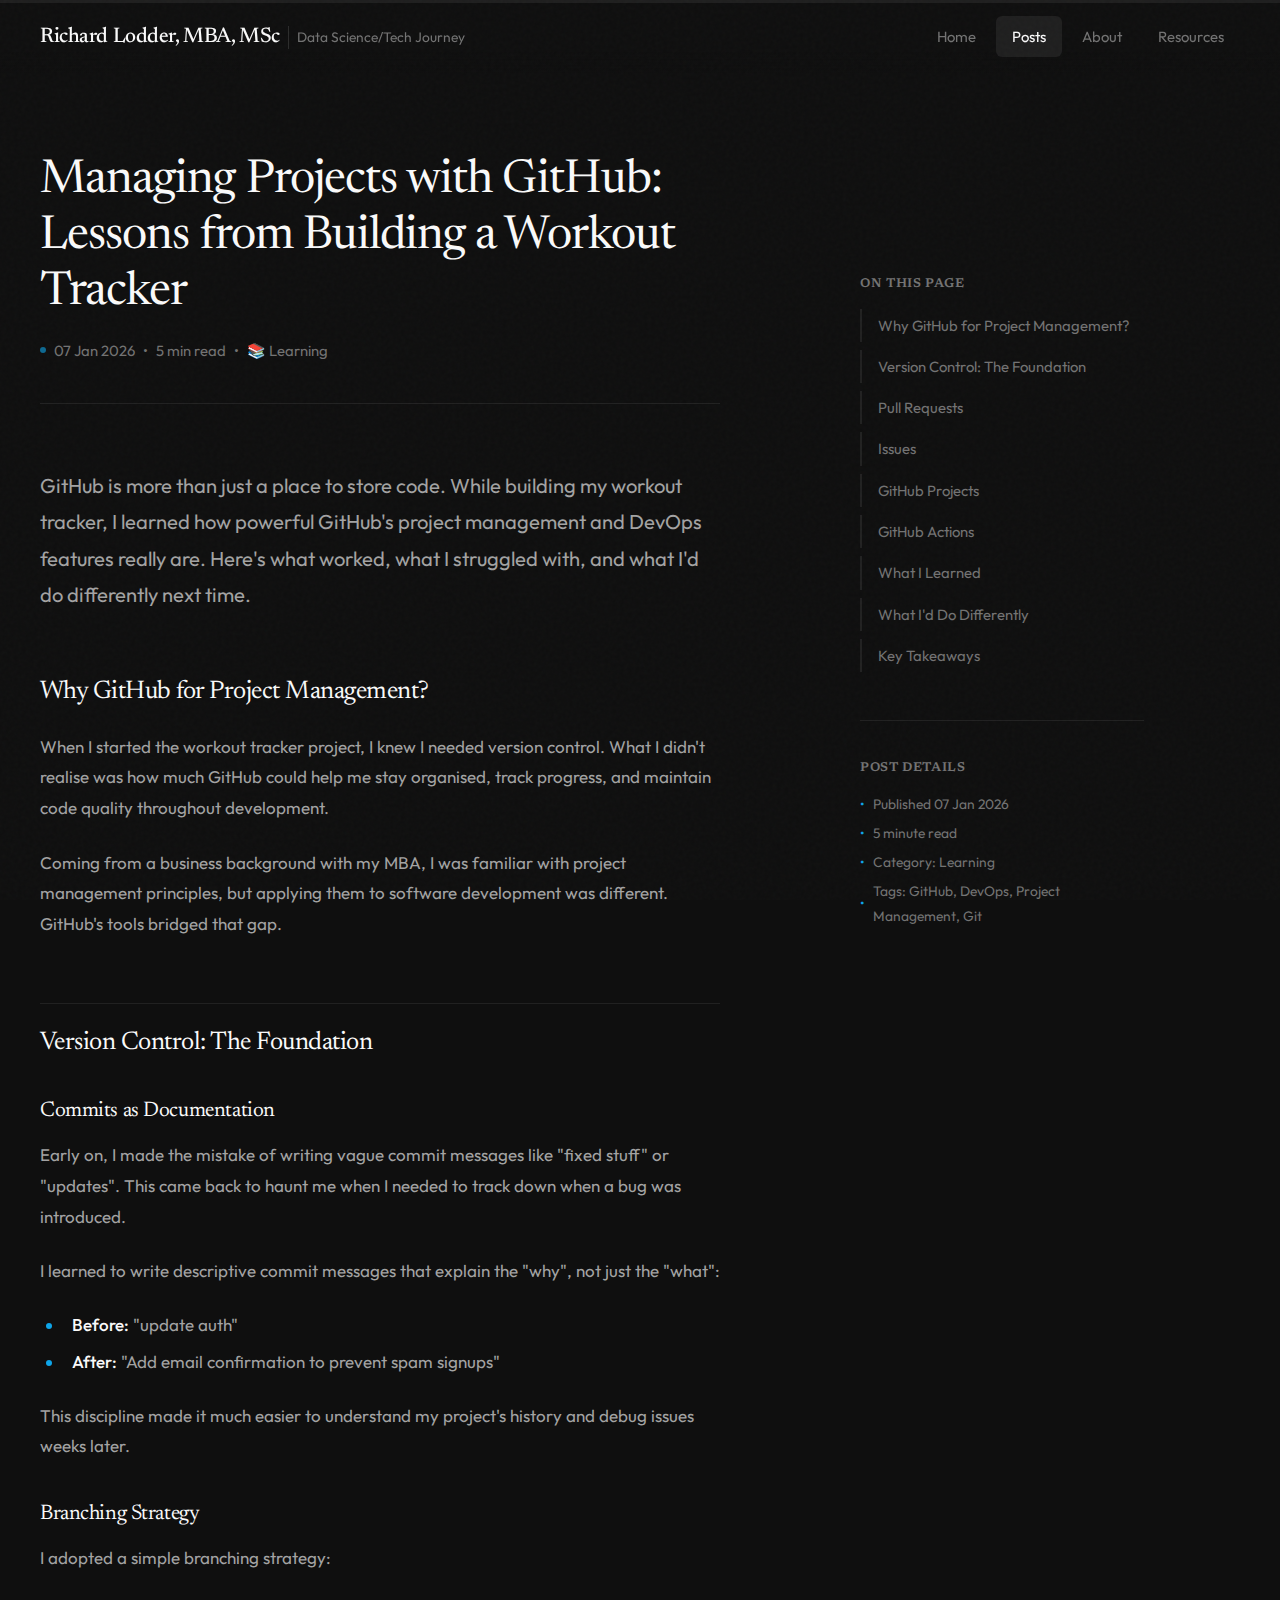
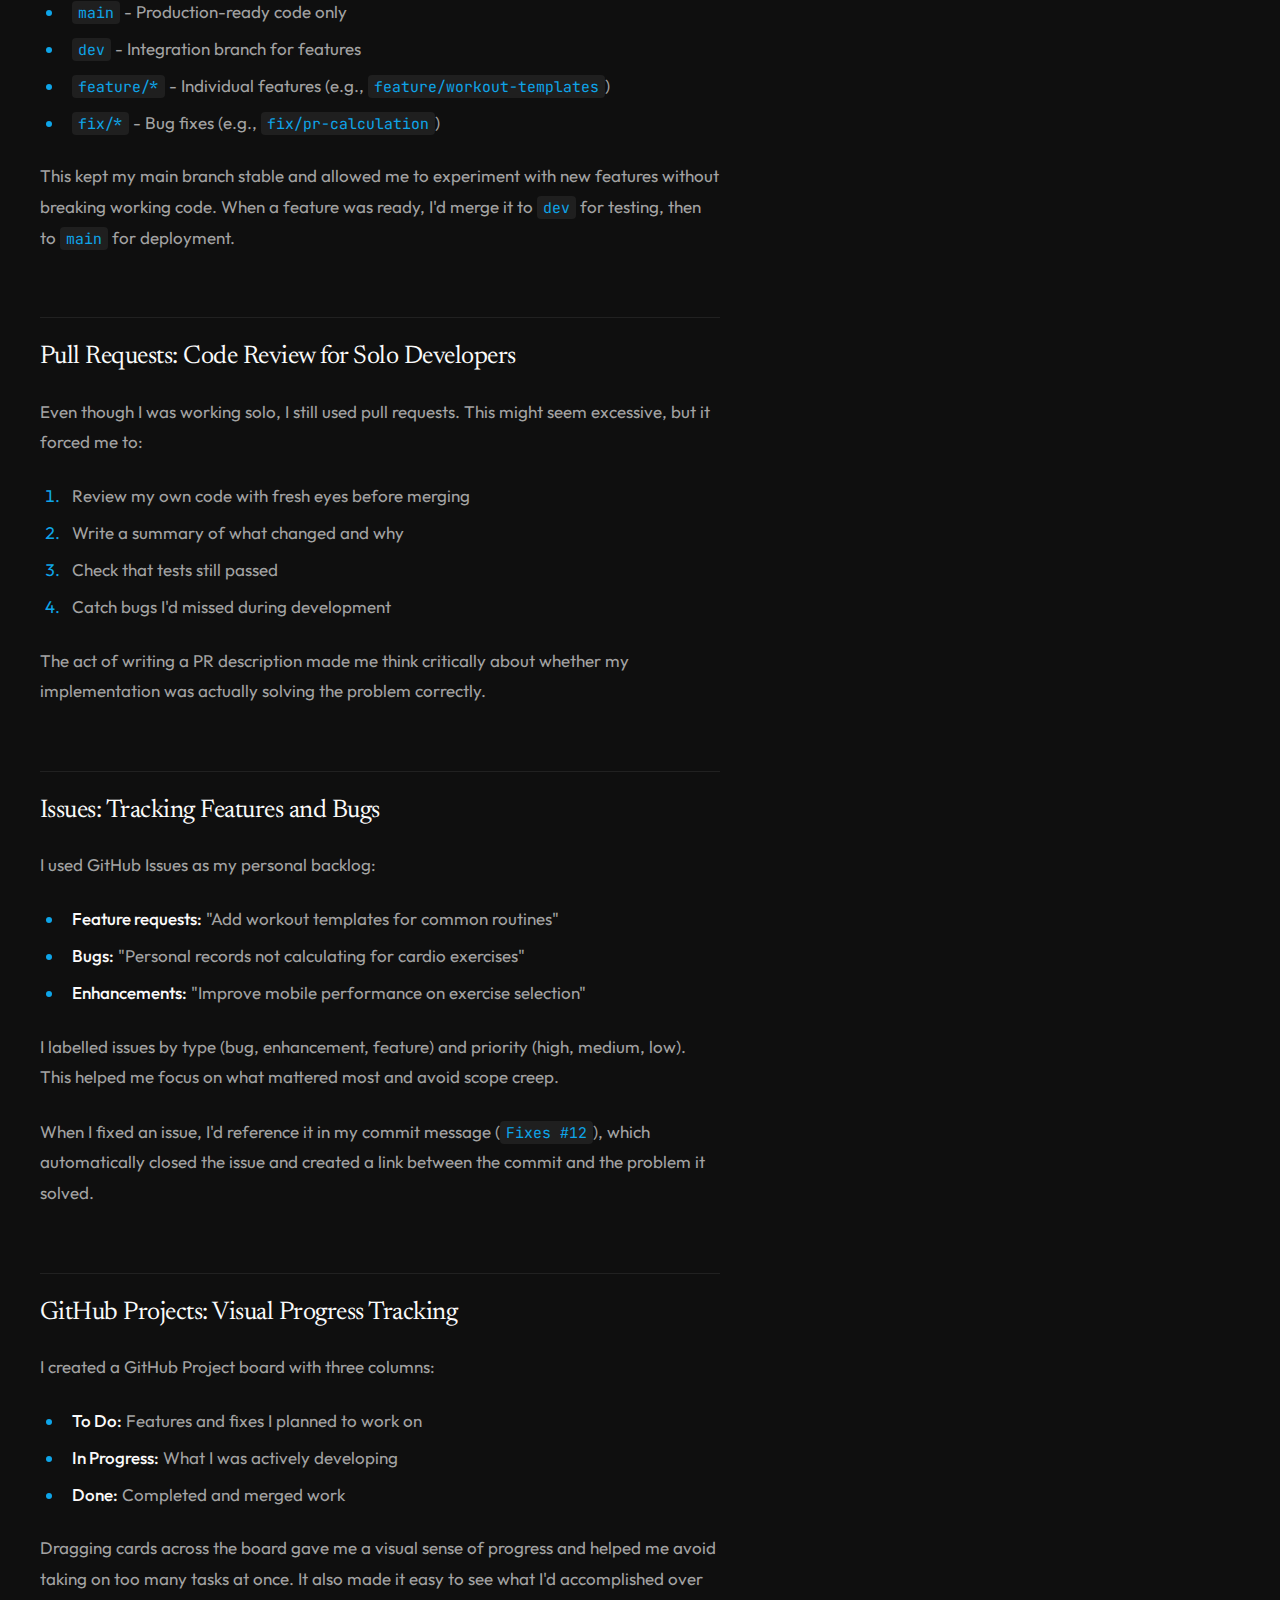
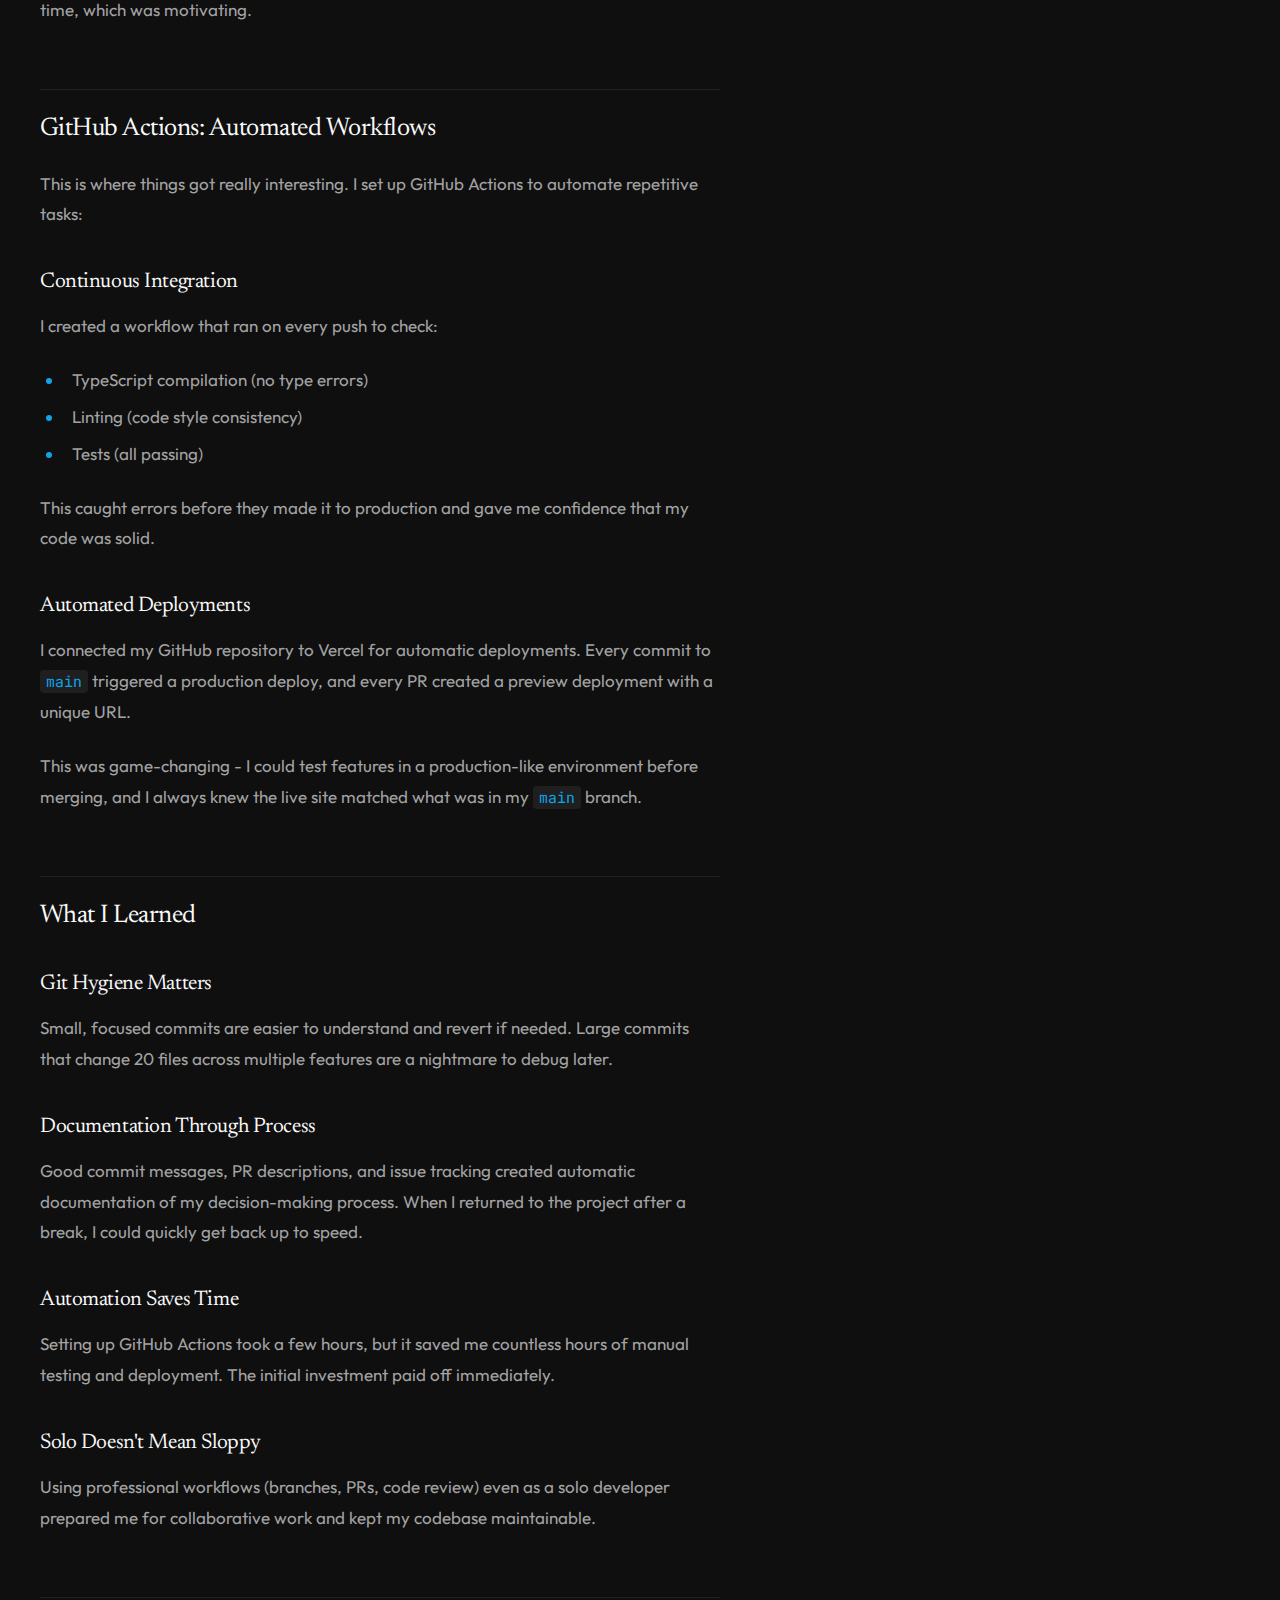
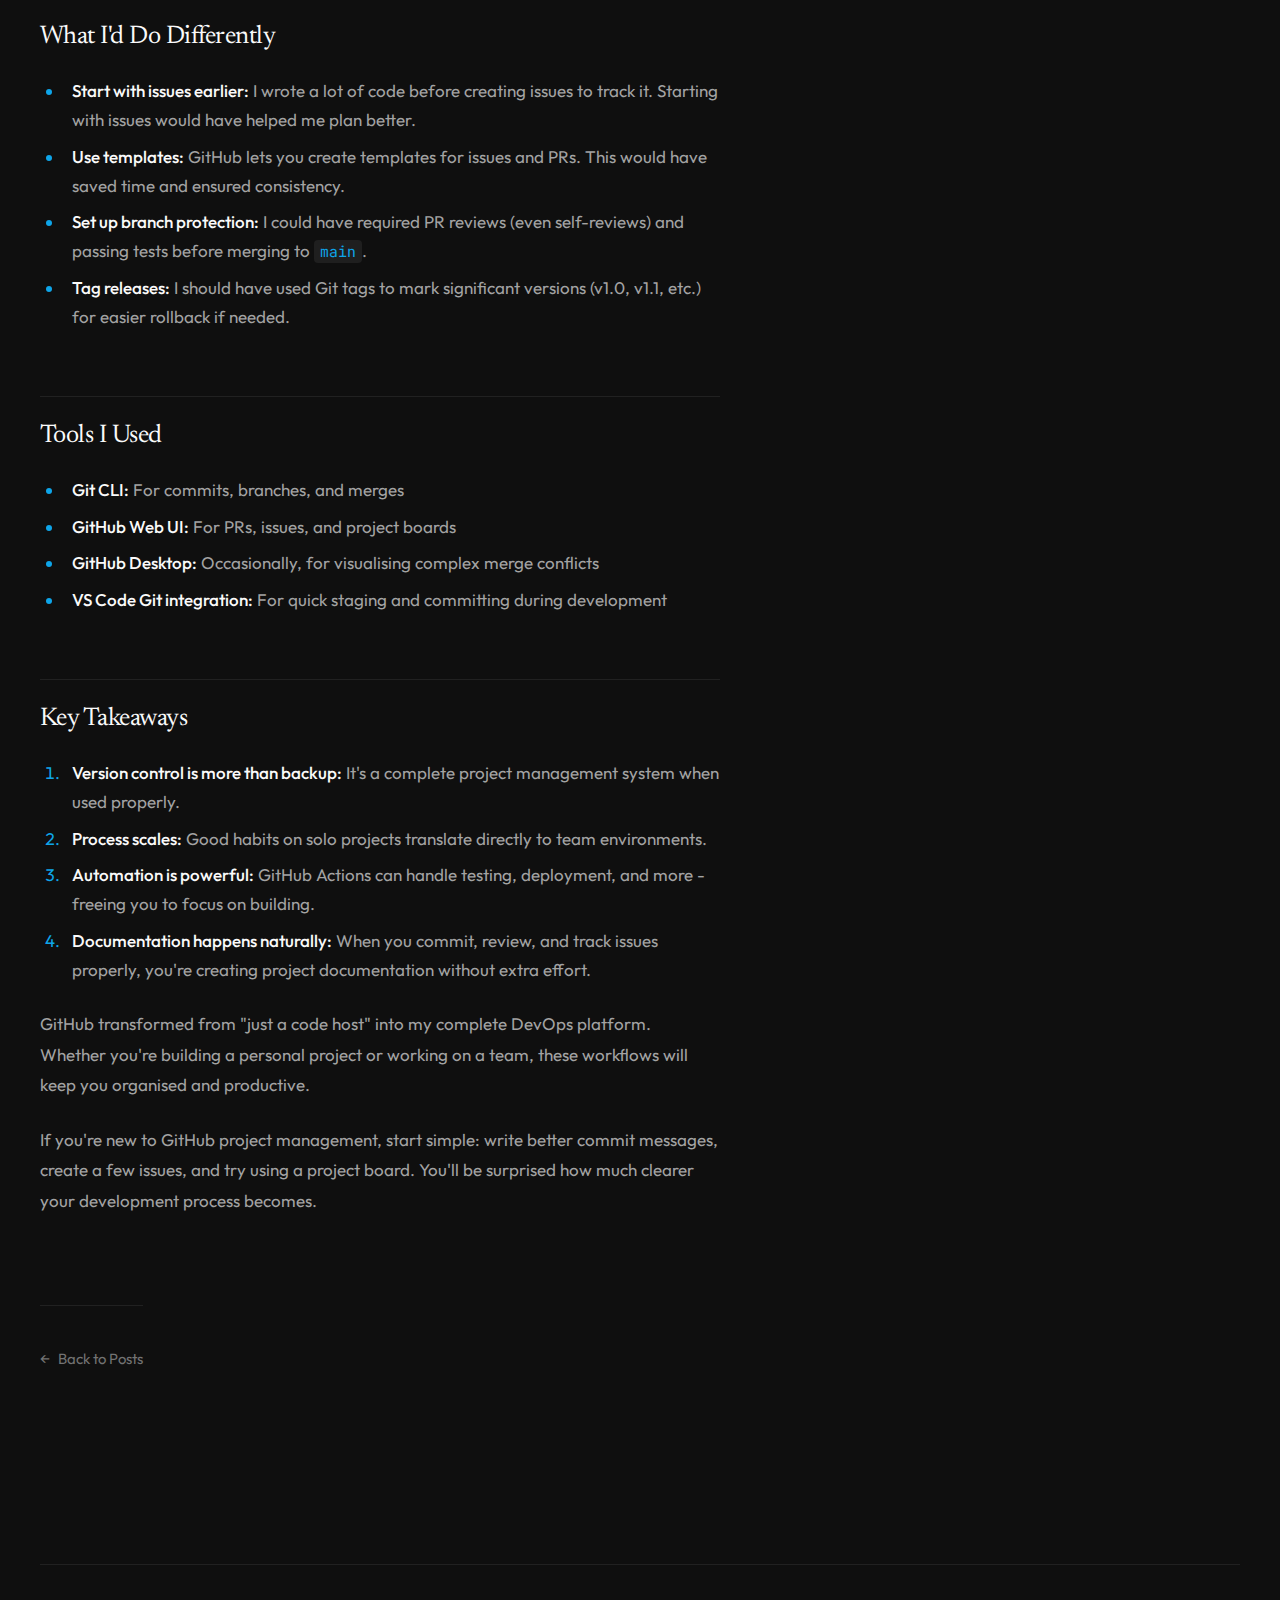
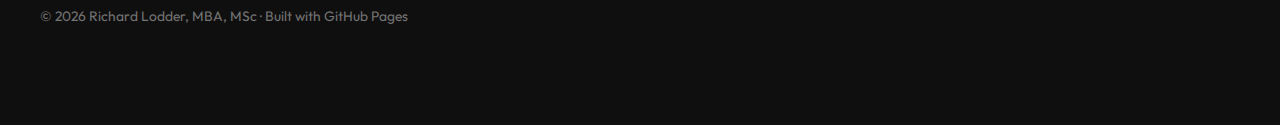
<file: drafts/2026/01-january/2026-01-07-19-00-github-project-management.html>
<!DOCTYPE html>
<html lang="en">
<head>
  <meta charset="UTF-8" />
  <meta name="viewport" content="width=device-width, initial-scale=1" />
  <title>Managing Projects with GitHub: Lessons from Building a Workout Tracker | Richard Lodder, MBA, MSc</title>
  <meta name="description" content="How I used GitHub for version control, collaboration, and DevOps workflows while building a full-stack application" />
  <link rel="stylesheet" href="../../../styles.css" />
  <link rel="icon" href="data:image/svg+xml,<svg xmlns='http://www.w3.org/2000/svg' viewBox='0 0 100 100'><text y='.9em' font-size='90'>◆</text></svg>">
</head>
<body>
  <a class="skip" href="#content">Skip to content</a>

  <header class="site-header">
    <div class="container">
      <div class="brand">
        <a href="../../../index.html" class="brand__link">Richard Lodder, MBA, MSc</a>
        <span class="brand__tag">Data Science/Tech Journey</span>
      </div>
      <nav class="nav" aria-label="Main">
        <a href="../../../index.html" class="nav__link">Home</a>
        <a href="../../../posts.html" class="nav__link is-active">Posts</a>
        <a href="../../../about.html" class="nav__link">About</a>
        <a href="../../../resources.html" class="nav__link">Resources</a>
      </nav>
    </div>
  </header>

  <!-- Reading Progress Bar -->
  <div class="reading-progress">
    <div class="reading-progress__bar" id="progress-bar"></div>
  </div>

  <main class="container">
    <div class="article-layout">
      <article class="article" id="content">
        <header class="article__header">
          <h1>Managing Projects with GitHub: Lessons from Building a Workout Tracker</h1>
          <div class="article__meta">
            <time datetime="2026-01-07">07 Jan 2026</time>
            <span>•</span>
            <span>5 min read</span>
            <span>•</span>
            <span>📚 Learning</span>
          </div>
        </header>

        <p class="article__lead">
          GitHub is more than just a place to store code. While building my workout tracker, I learned how powerful GitHub's project management and DevOps features really are. Here's what worked, what I struggled with, and what I'd do differently next time.
        </p>

        <div class="article__content">
          <h2>Why GitHub for Project Management?</h2>
          <p>
            When I started the workout tracker project, I knew I needed version control. What I didn't realise was how much GitHub could help me stay organised, track progress, and maintain code quality throughout development.
          </p>
          <p>
            Coming from a business background with my MBA, I was familiar with project management principles, but applying them to software development was different. GitHub's tools bridged that gap.
          </p>

          <h2>Version Control: The Foundation</h2>

          <h3>Commits as Documentation</h3>
          <p>
            Early on, I made the mistake of writing vague commit messages like "fixed stuff" or "updates". This came back to haunt me when I needed to track down when a bug was introduced.
          </p>
          <p>
            I learned to write descriptive commit messages that explain the "why", not just the "what":
          </p>
          <ul>
            <li><strong>Before:</strong> "update auth"</li>
            <li><strong>After:</strong> "Add email confirmation to prevent spam signups"</li>
          </ul>
          <p>
            This discipline made it much easier to understand my project's history and debug issues weeks later.
          </p>

          <h3>Branching Strategy</h3>
          <p>
            I adopted a simple branching strategy:
          </p>
          <ul>
            <li><code>main</code> - Production-ready code only</li>
            <li><code>dev</code> - Integration branch for features</li>
            <li><code>feature/*</code> - Individual features (e.g., <code>feature/workout-templates</code>)</li>
            <li><code>fix/*</code> - Bug fixes (e.g., <code>fix/pr-calculation</code>)</li>
          </ul>
          <p>
            This kept my main branch stable and allowed me to experiment with new features without breaking working code. When a feature was ready, I'd merge it to <code>dev</code> for testing, then to <code>main</code> for deployment.
          </p>

          <h2>Pull Requests: Code Review for Solo Developers</h2>
          <p>
            Even though I was working solo, I still used pull requests. This might seem excessive, but it forced me to:
          </p>
          <ol>
            <li>Review my own code with fresh eyes before merging</li>
            <li>Write a summary of what changed and why</li>
            <li>Check that tests still passed</li>
            <li>Catch bugs I'd missed during development</li>
          </ol>
          <p>
            The act of writing a PR description made me think critically about whether my implementation was actually solving the problem correctly.
          </p>

          <h2>Issues: Tracking Features and Bugs</h2>
          <p>
            I used GitHub Issues as my personal backlog:
          </p>
          <ul>
            <li><strong>Feature requests:</strong> "Add workout templates for common routines"</li>
            <li><strong>Bugs:</strong> "Personal records not calculating for cardio exercises"</li>
            <li><strong>Enhancements:</strong> "Improve mobile performance on exercise selection"</li>
          </ul>
          <p>
            I labelled issues by type (bug, enhancement, feature) and priority (high, medium, low). This helped me focus on what mattered most and avoid scope creep.
          </p>
          <p>
            When I fixed an issue, I'd reference it in my commit message (<code>Fixes #12</code>), which automatically closed the issue and created a link between the commit and the problem it solved.
          </p>

          <h2>GitHub Projects: Visual Progress Tracking</h2>
          <p>
            I created a GitHub Project board with three columns:
          </p>
          <ul>
            <li><strong>To Do:</strong> Features and fixes I planned to work on</li>
            <li><strong>In Progress:</strong> What I was actively developing</li>
            <li><strong>Done:</strong> Completed and merged work</li>
          </ul>
          <p>
            Dragging cards across the board gave me a visual sense of progress and helped me avoid taking on too many tasks at once. It also made it easy to see what I'd accomplished over time, which was motivating.
          </p>

          <h2>GitHub Actions: Automated Workflows</h2>
          <p>
            This is where things got really interesting. I set up GitHub Actions to automate repetitive tasks:
          </p>

          <h3>Continuous Integration</h3>
          <p>
            I created a workflow that ran on every push to check:
          </p>
          <ul>
            <li>TypeScript compilation (no type errors)</li>
            <li>Linting (code style consistency)</li>
            <li>Tests (all passing)</li>
          </ul>
          <p>
            This caught errors before they made it to production and gave me confidence that my code was solid.
          </p>

          <h3>Automated Deployments</h3>
          <p>
            I connected my GitHub repository to Vercel for automatic deployments. Every commit to <code>main</code> triggered a production deploy, and every PR created a preview deployment with a unique URL.
          </p>
          <p>
            This was game-changing - I could test features in a production-like environment before merging, and I always knew the live site matched what was in my <code>main</code> branch.
          </p>

          <h2>What I Learned</h2>

          <h3>Git Hygiene Matters</h3>
          <p>
            Small, focused commits are easier to understand and revert if needed. Large commits that change 20 files across multiple features are a nightmare to debug later.
          </p>

          <h3>Documentation Through Process</h3>
          <p>
            Good commit messages, PR descriptions, and issue tracking created automatic documentation of my decision-making process. When I returned to the project after a break, I could quickly get back up to speed.
          </p>

          <h3>Automation Saves Time</h3>
          <p>
            Setting up GitHub Actions took a few hours, but it saved me countless hours of manual testing and deployment. The initial investment paid off immediately.
          </p>

          <h3>Solo Doesn't Mean Sloppy</h3>
          <p>
            Using professional workflows (branches, PRs, code review) even as a solo developer prepared me for collaborative work and kept my codebase maintainable.
          </p>

          <h2>What I'd Do Differently</h2>
          <ul>
            <li><strong>Start with issues earlier:</strong> I wrote a lot of code before creating issues to track it. Starting with issues would have helped me plan better.</li>
            <li><strong>Use templates:</strong> GitHub lets you create templates for issues and PRs. This would have saved time and ensured consistency.</li>
            <li><strong>Set up branch protection:</strong> I could have required PR reviews (even self-reviews) and passing tests before merging to <code>main</code>.</li>
            <li><strong>Tag releases:</strong> I should have used Git tags to mark significant versions (v1.0, v1.1, etc.) for easier rollback if needed.</li>
          </ul>

          <h2>Tools I Used</h2>
          <ul>
            <li><strong>Git CLI:</strong> For commits, branches, and merges</li>
            <li><strong>GitHub Web UI:</strong> For PRs, issues, and project boards</li>
            <li><strong>GitHub Desktop:</strong> Occasionally, for visualising complex merge conflicts</li>
            <li><strong>VS Code Git integration:</strong> For quick staging and committing during development</li>
          </ul>

          <h2>Key Takeaways</h2>
          <ol>
            <li><strong>Version control is more than backup:</strong> It's a complete project management system when used properly.</li>
            <li><strong>Process scales:</strong> Good habits on solo projects translate directly to team environments.</li>
            <li><strong>Automation is powerful:</strong> GitHub Actions can handle testing, deployment, and more - freeing you to focus on building.</li>
            <li><strong>Documentation happens naturally:</strong> When you commit, review, and track issues properly, you're creating project documentation without extra effort.</li>
          </ol>

          <p>
            GitHub transformed from "just a code host" into my complete DevOps platform. Whether you're building a personal project or working on a team, these workflows will keep you organised and productive.
          </p>

          <p>
            If you're new to GitHub project management, start simple: write better commit messages, create a few issues, and try using a project board. You'll be surprised how much clearer your development process becomes.
          </p>
        </div>

        <a href="../../../posts.html" class="back-link">Back to Posts</a>
      </article>

      <aside class="sidebar">
        <div class="sidebar__inner">
          <!-- Table of Contents -->
          <div class="sidebar__section">
            <h2 class="sidebar__title">On This Page</h2>
            <nav class="toc">
              <ul>
                <li class="toc__item"><a href="#content" class="toc__link">Why GitHub for Project Management?</a></li>
                <li class="toc__item"><a href="#content" class="toc__link">Version Control: The Foundation</a></li>
                <li class="toc__item"><a href="#content" class="toc__link">Pull Requests</a></li>
                <li class="toc__item"><a href="#content" class="toc__link">Issues</a></li>
                <li class="toc__item"><a href="#content" class="toc__link">GitHub Projects</a></li>
                <li class="toc__item"><a href="#content" class="toc__link">GitHub Actions</a></li>
                <li class="toc__item"><a href="#content" class="toc__link">What I Learned</a></li>
                <li class="toc__item"><a href="#content" class="toc__link">What I'd Do Differently</a></li>
                <li class="toc__item"><a href="#content" class="toc__link">Key Takeaways</a></li>
              </ul>
            </nav>
          </div>

          <!-- Post Meta -->
          <div class="sidebar__section">
            <h2 class="sidebar__title">Post Details</h2>
            <div class="post-meta">
              <div class="post-meta__item">Published 07 Jan 2026</div>
              <div class="post-meta__item">5 minute read</div>
              <div class="post-meta__item">Category: Learning</div>
              <div class="post-meta__item">Tags: GitHub, DevOps, Project Management, Git</div>
            </div>
          </div>
        </div>
      </aside>
    </div>

    <footer class="footer">
      <p>© <span id="year"></span> Richard Lodder, MBA, MSc · Built with GitHub Pages</p>
    </footer>
  </main>

  <script>
    // Update year
    document.getElementById("year").textContent = new Date().getFullYear();

    // Reading progress bar
    window.addEventListener('scroll', () => {
      const article = document.querySelector('.article__content');
      const progressBar = document.getElementById('progress-bar');

      if (article && progressBar) {
        const articleTop = article.offsetTop;
        const articleHeight = article.offsetHeight;
        const windowHeight = window.innerHeight;
        const scrollY = window.scrollY;

        const progress = ((scrollY - articleTop + windowHeight) / articleHeight) * 100;
        const boundedProgress = Math.min(Math.max(progress, 0), 100);

        progressBar.style.width = boundedProgress + '%';
      }
    });
  </script>
</body>
</html>
</file>
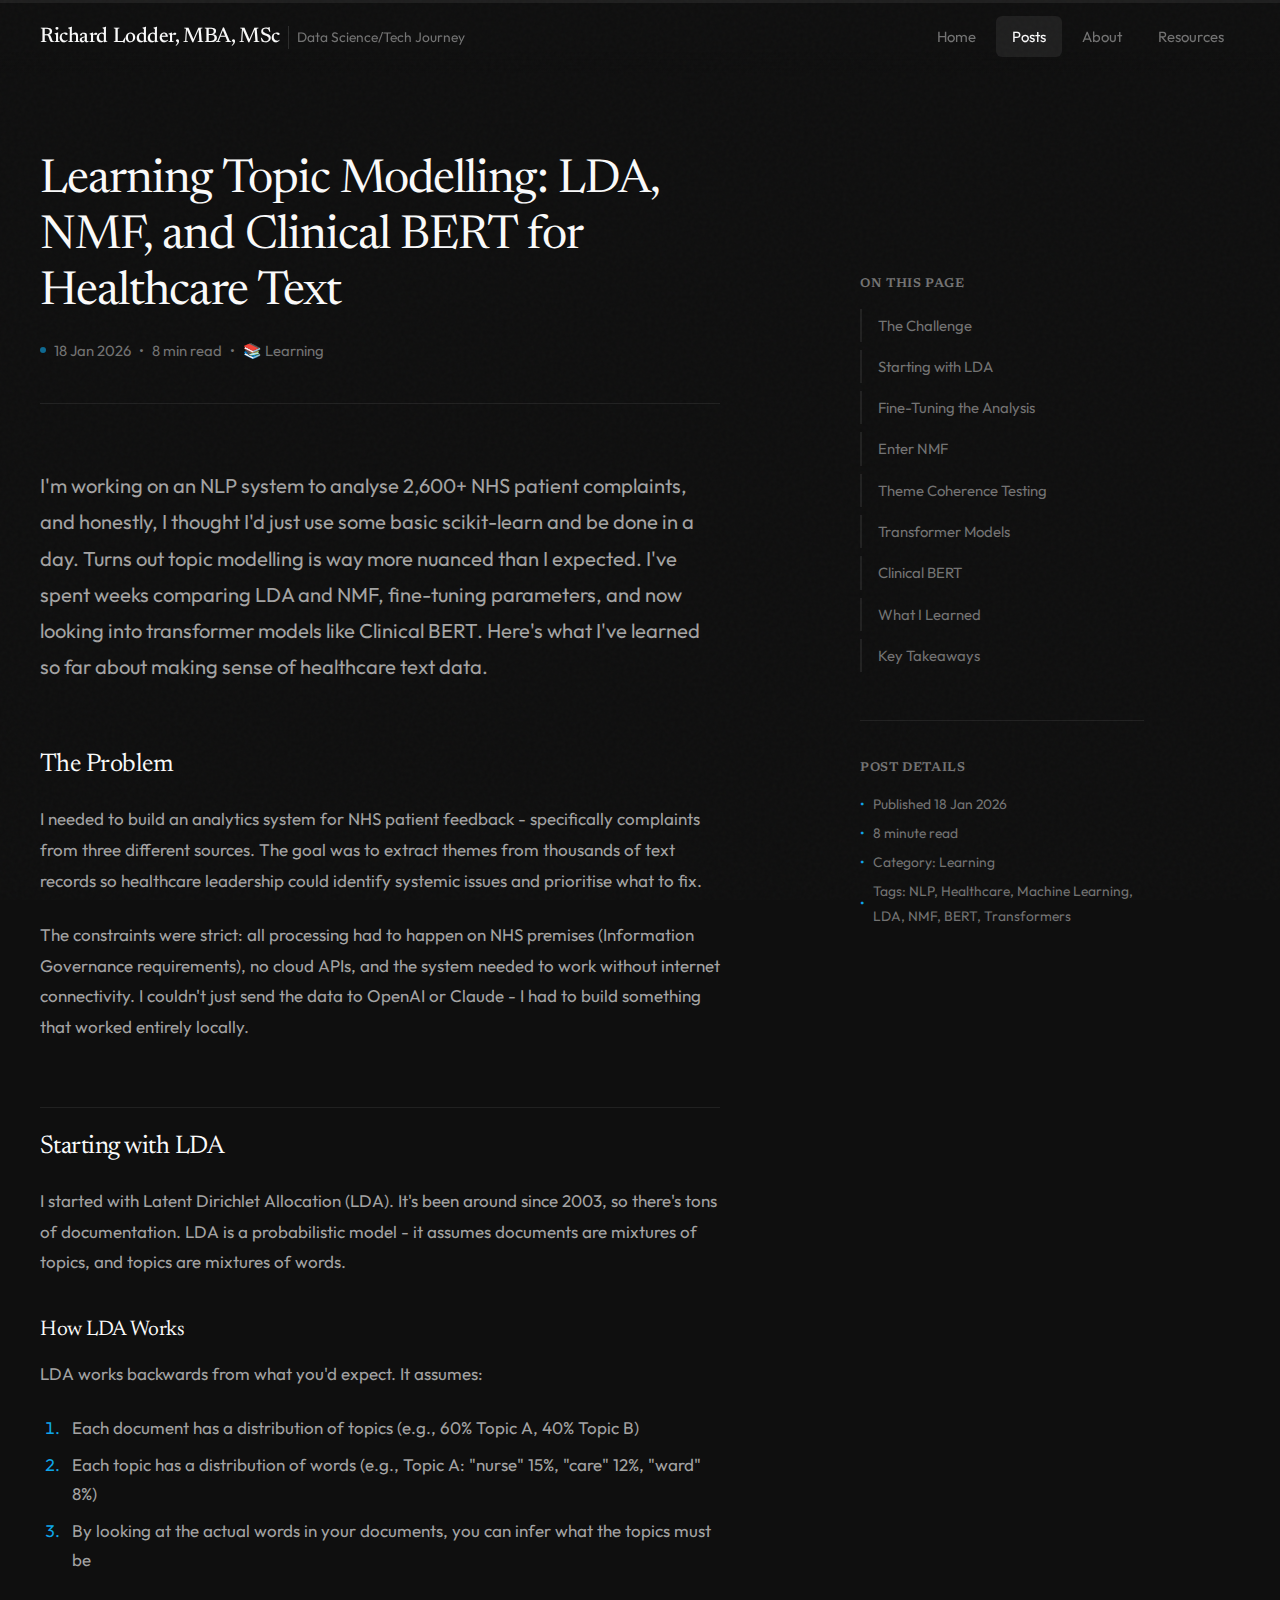
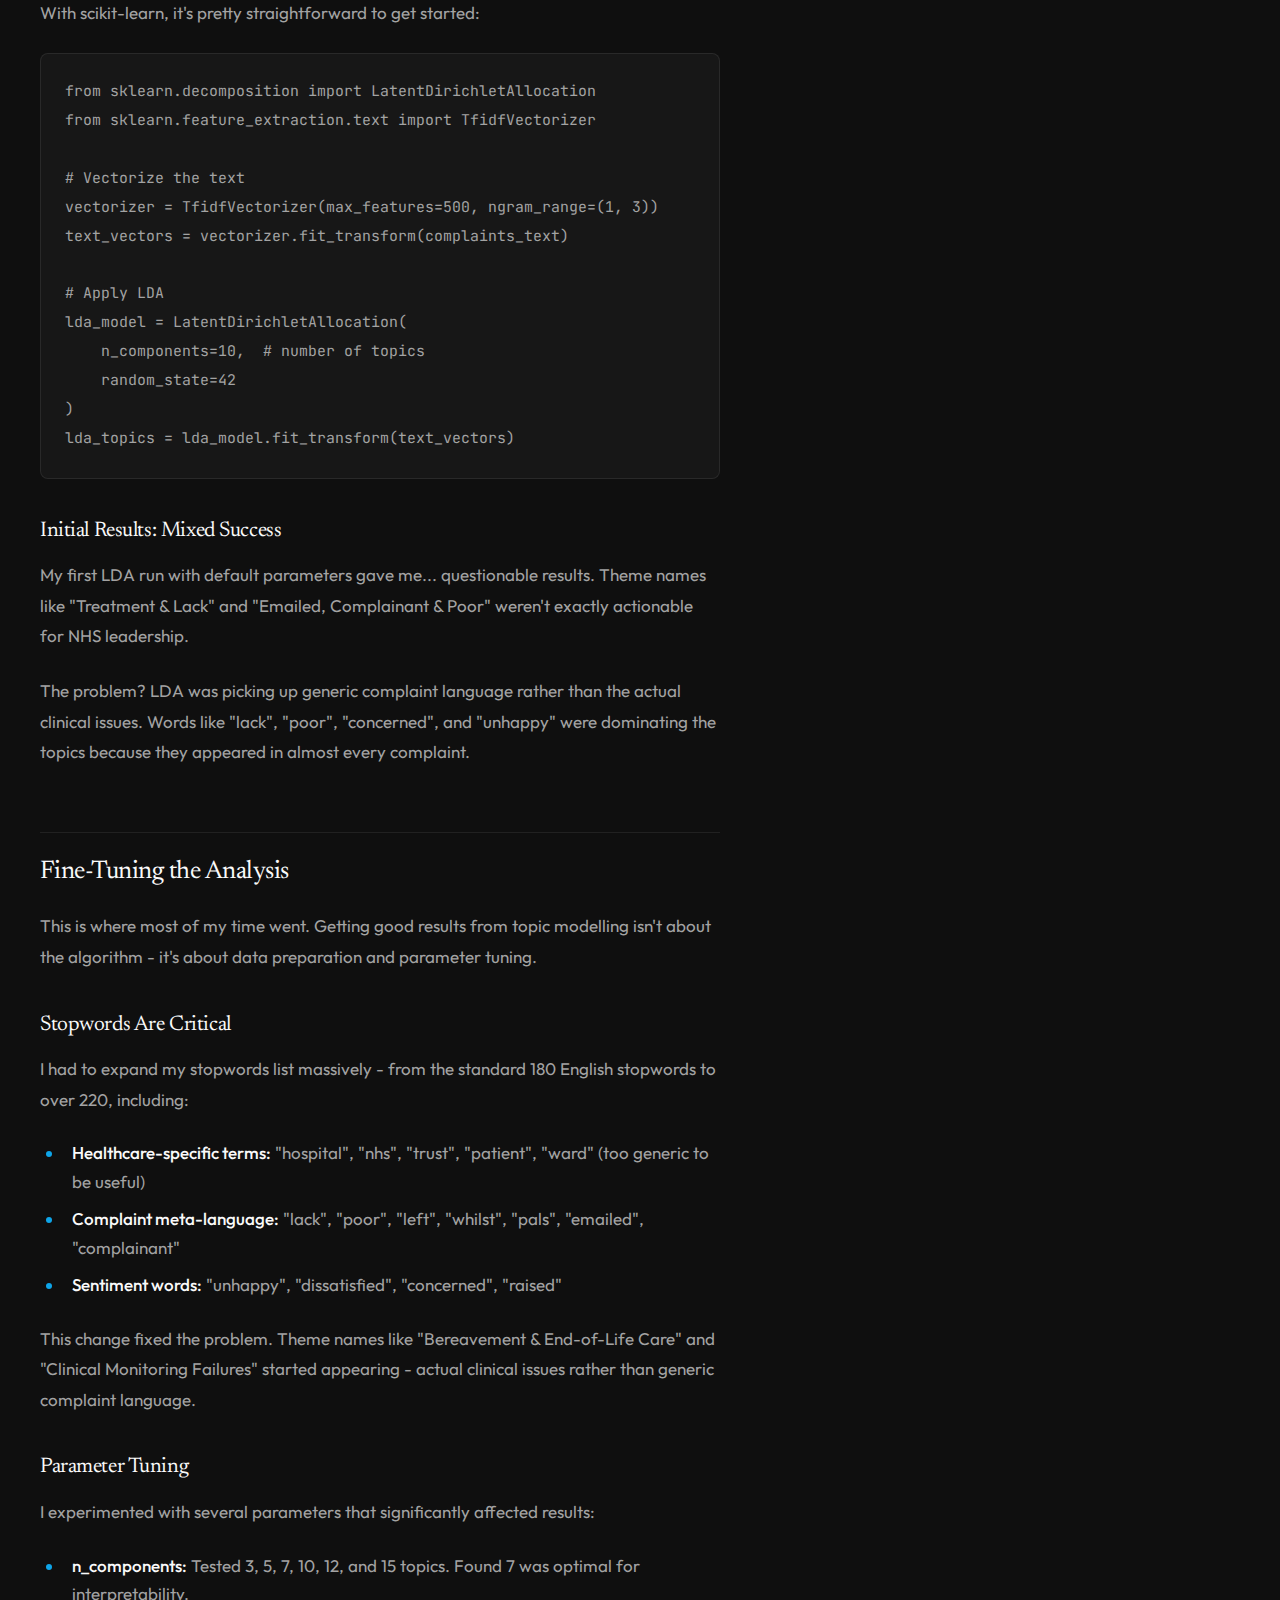
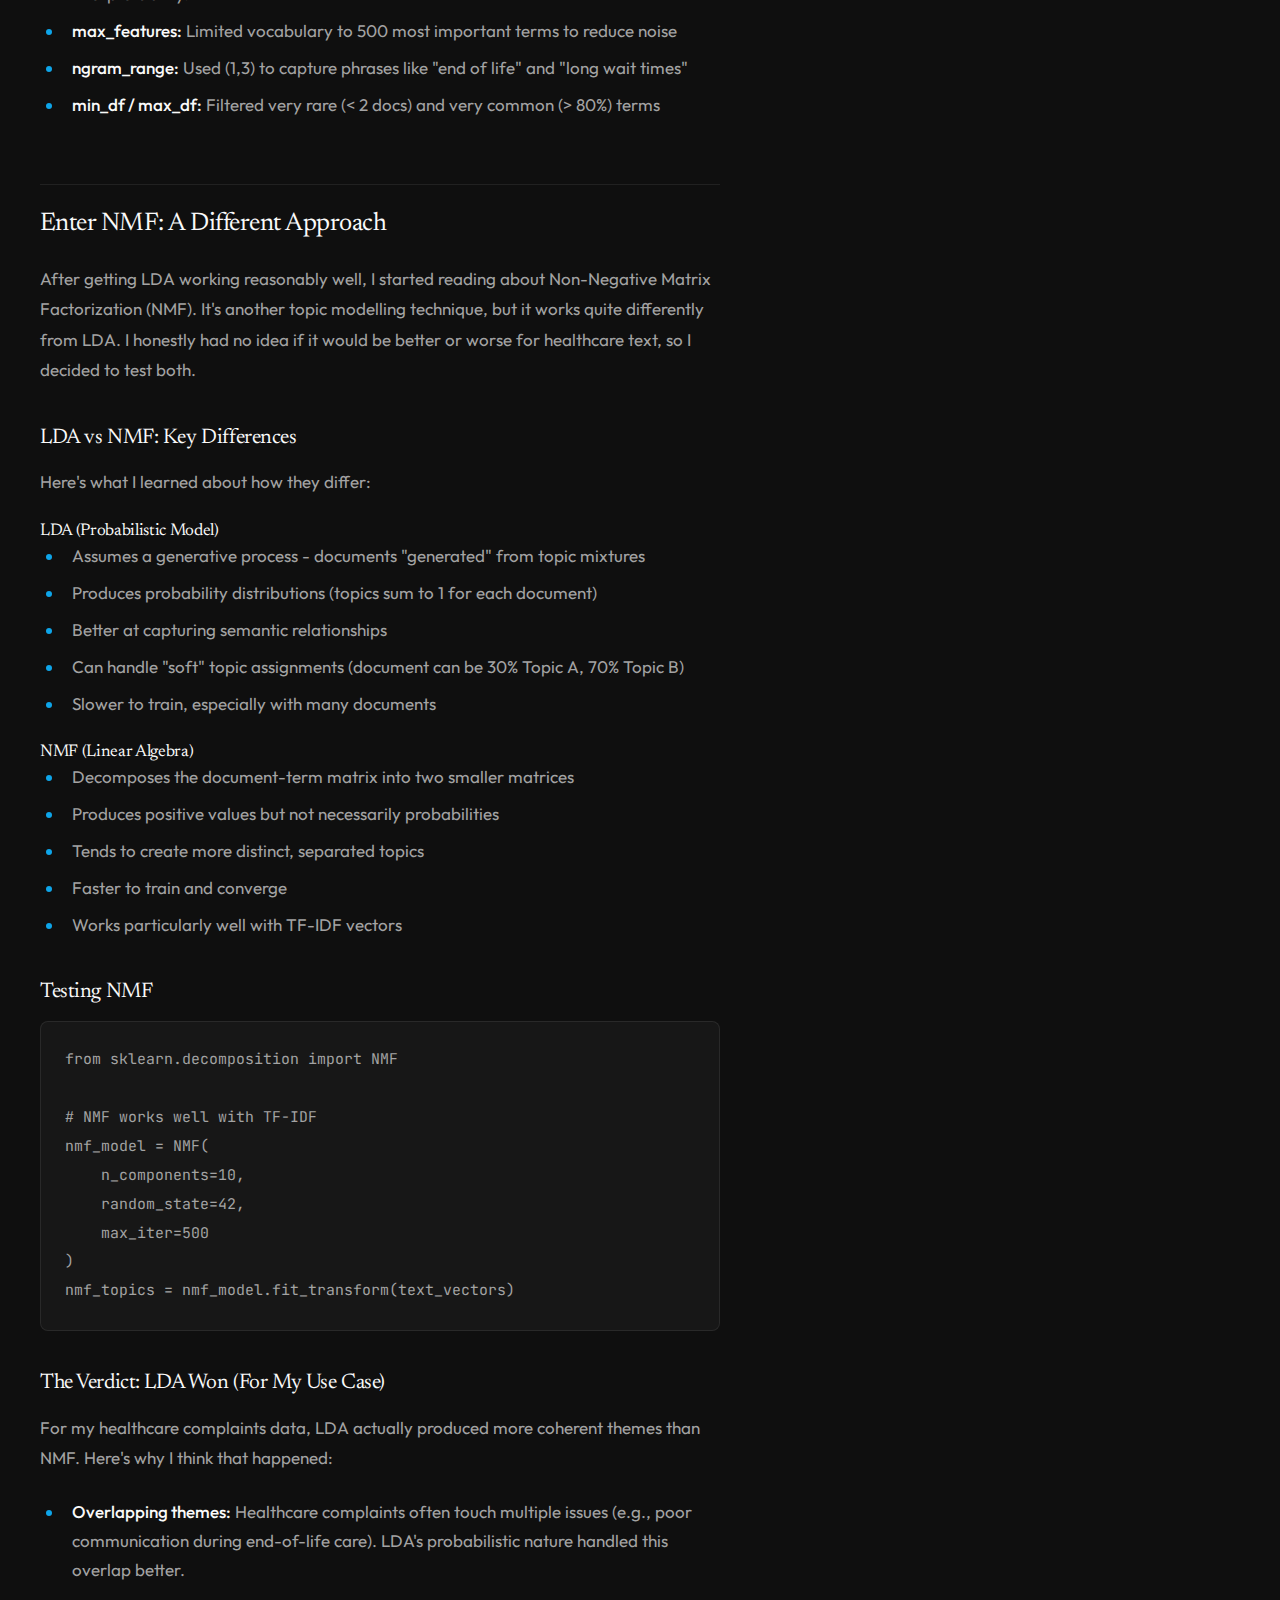
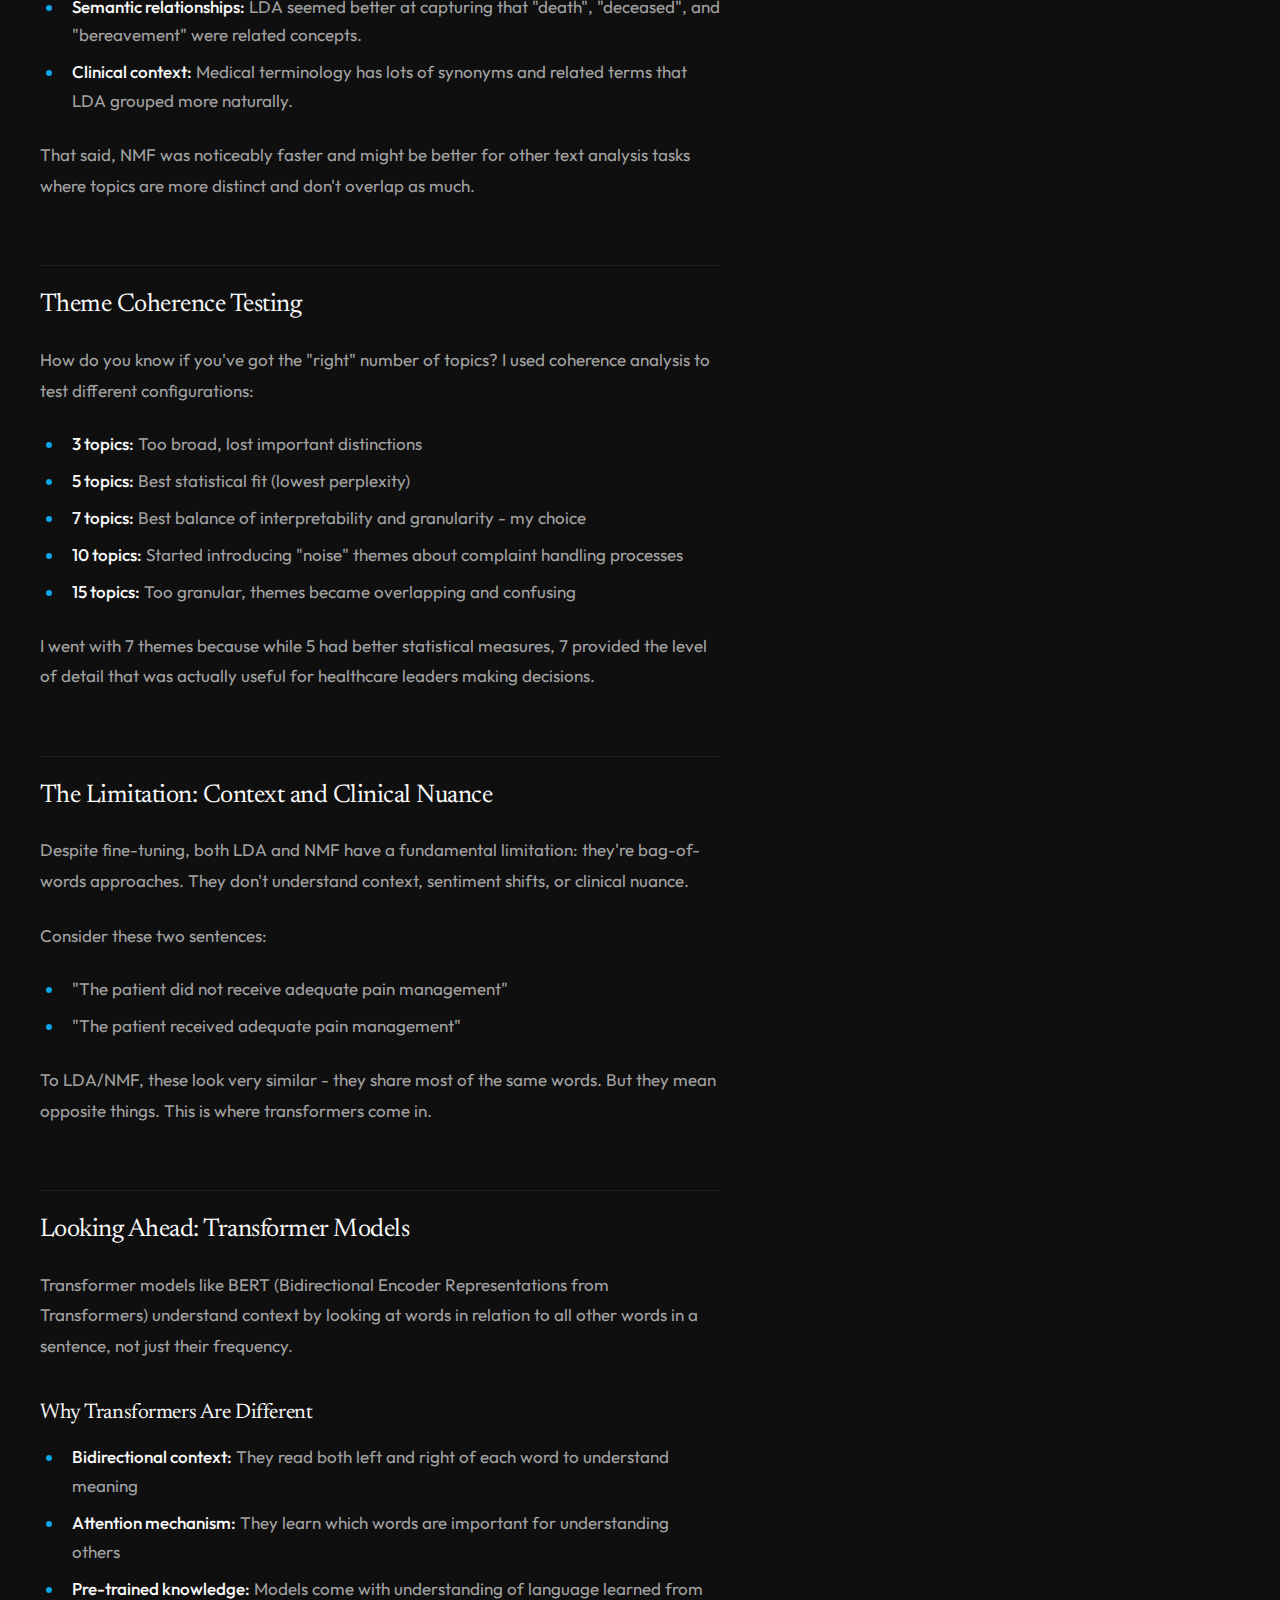
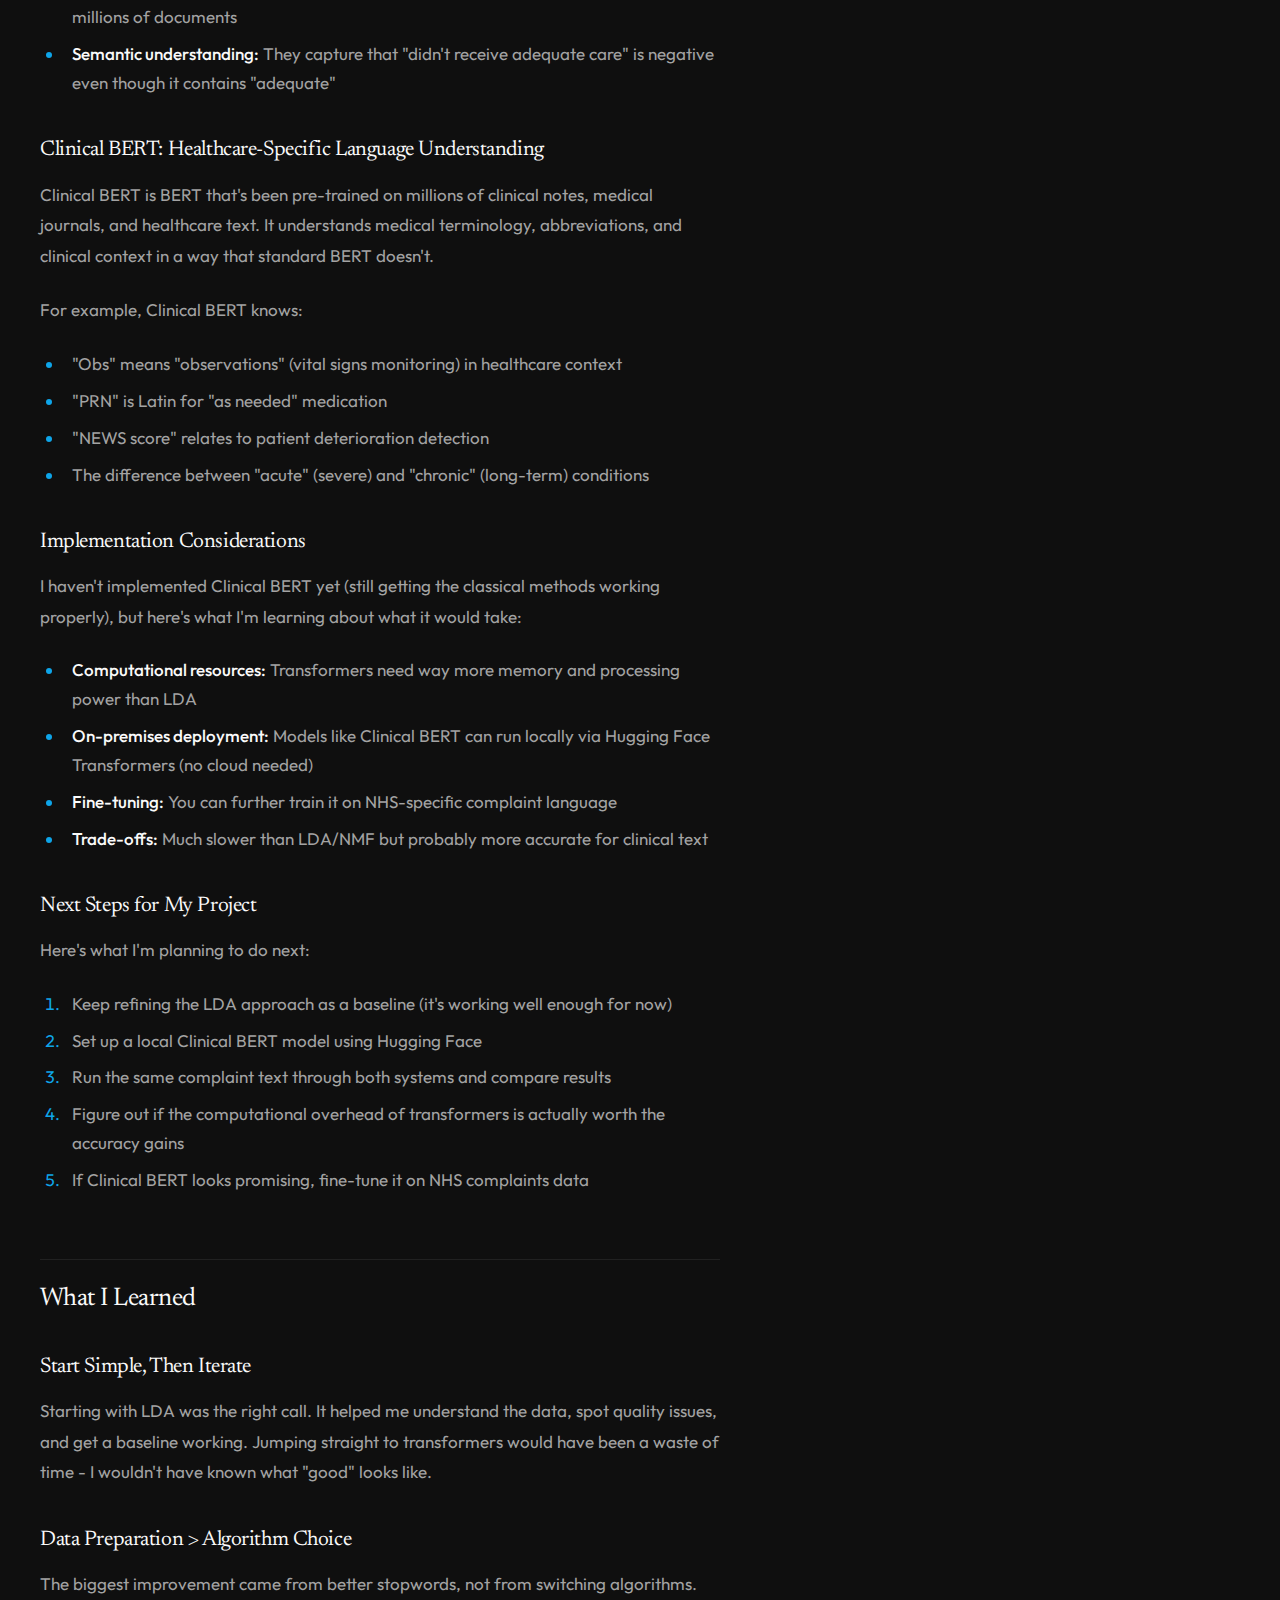
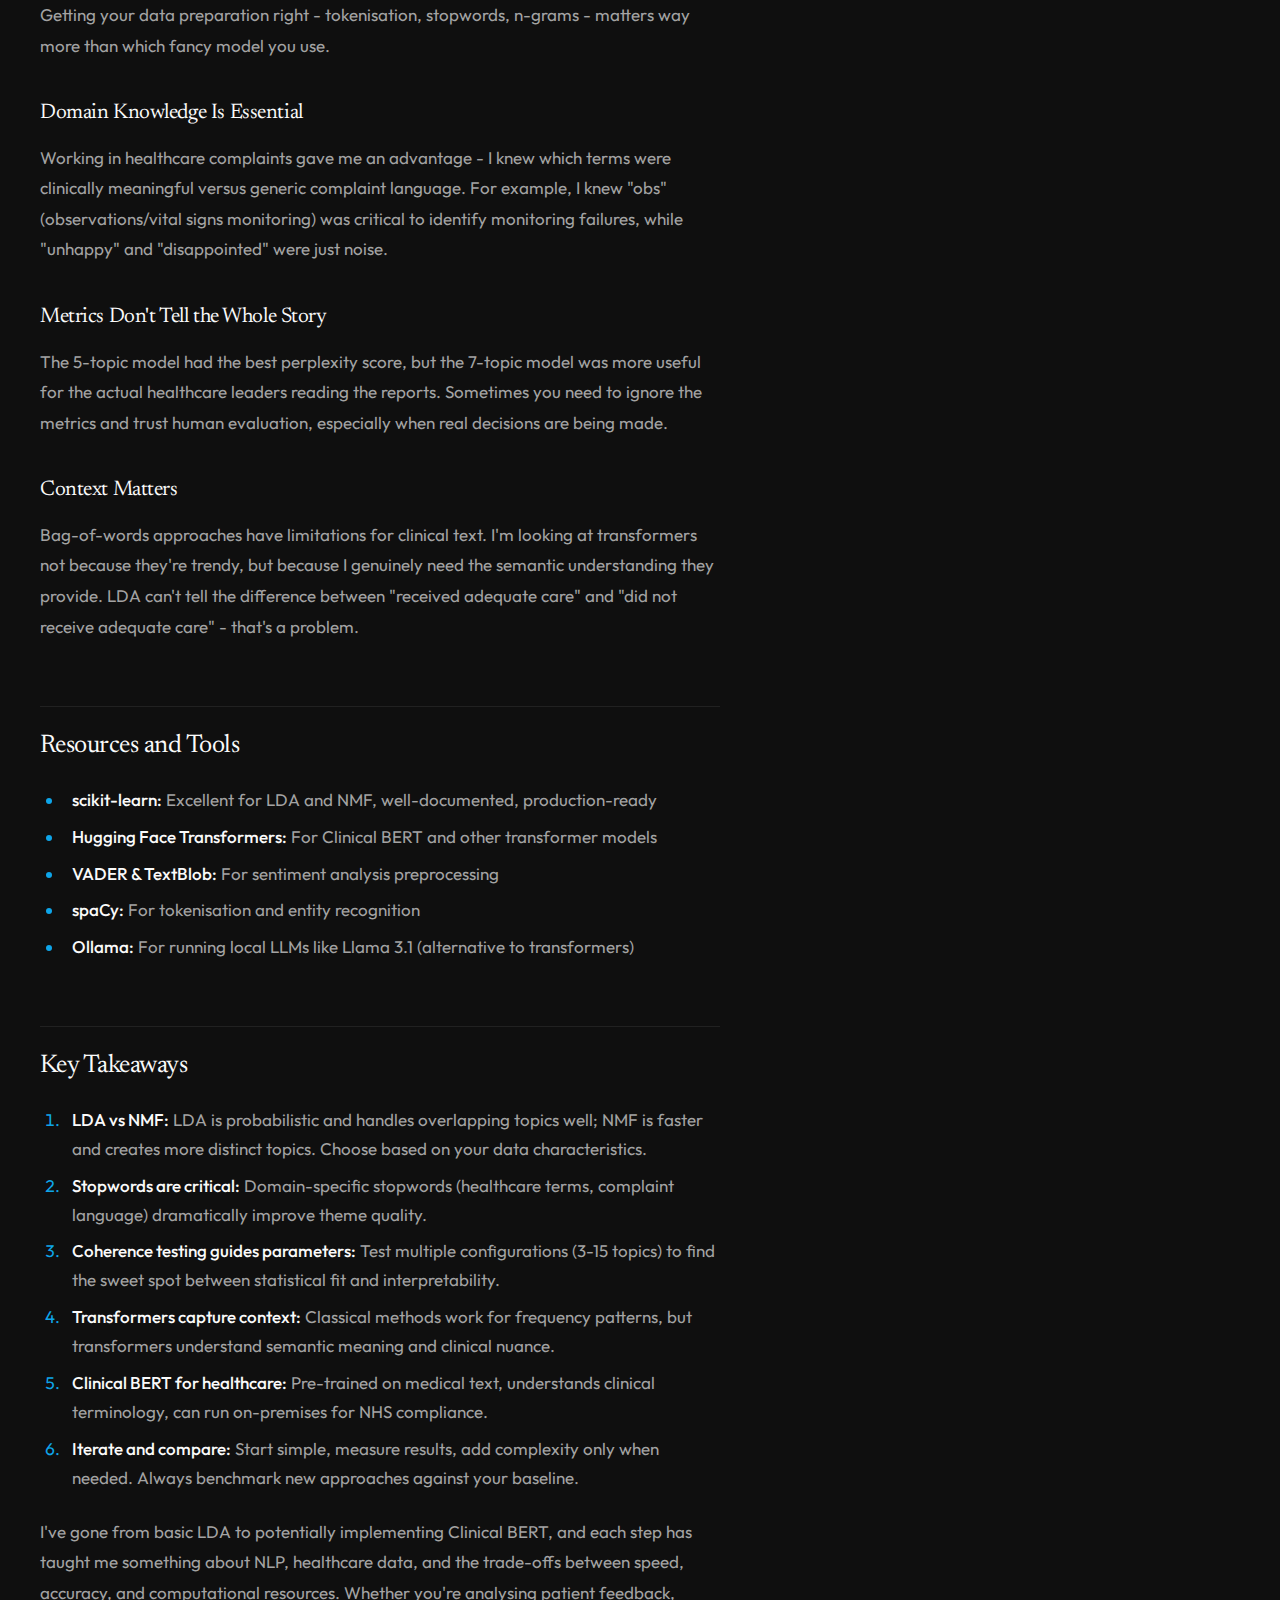
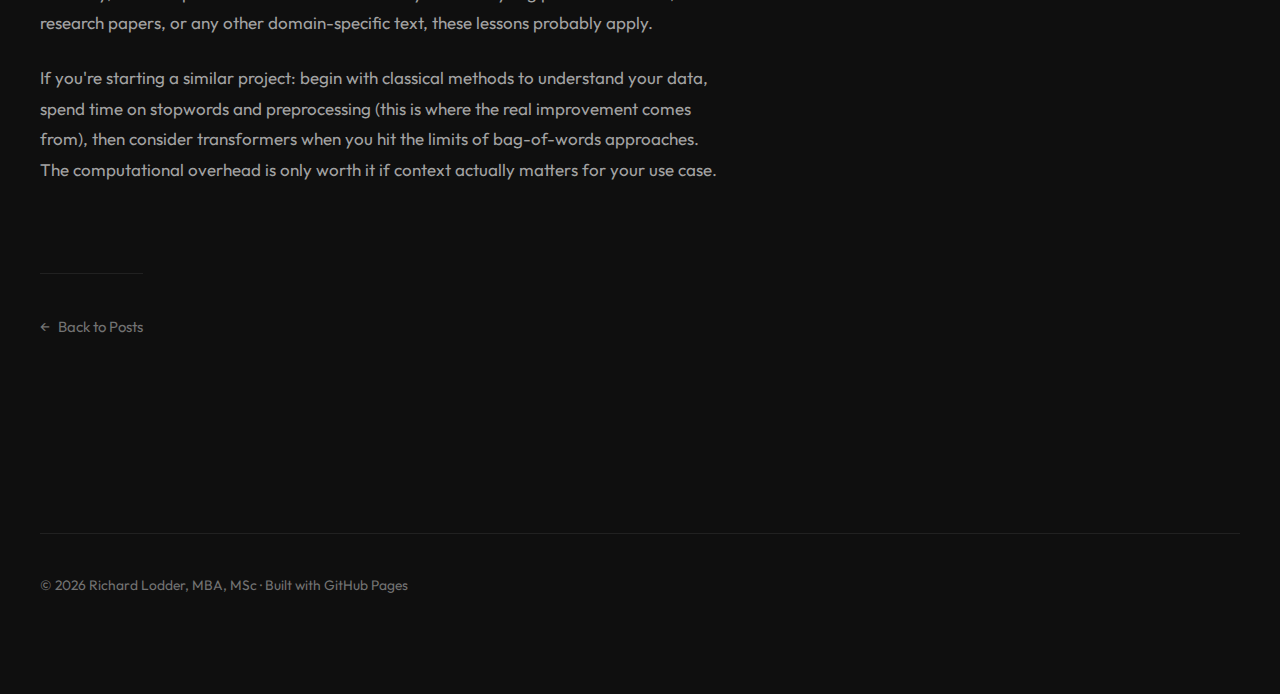
<file: drafts/2026/01-january/2026-01-18-11-00-nlp-techniques-healthcare-lda-nmf-transformers.html>
<!DOCTYPE html>
<html lang="en">
<head>
  <meta charset="UTF-8" />
  <meta name="viewport" content="width=device-width, initial-scale=1" />
  <title>Learning Topic Modelling: LDA, NMF, and Clinical BERT for Healthcare Text | Richard Lodder, MBA, MSc</title>
  <meta name="description" content="Comparing LDA and NMF for topic modelling on NHS complaint data, fine-tuning thematic analysis, and exploring Clinical BERT transformers for healthcare text" />
  <link rel="stylesheet" href="../../../styles.css" />
  <link rel="icon" href="data:image/svg+xml,<svg xmlns='http://www.w3.org/2000/svg' viewBox='0 0 100 100'><text y='.9em' font-size='90'>◆</text></svg>">
</head>
<body>
  <a class="skip" href="#content">Skip to content</a>

  <header class="site-header">
    <div class="container">
      <div class="brand">
        <a href="../../../index.html" class="brand__link">Richard Lodder, MBA, MSc</a>
        <span class="brand__tag">Data Science/Tech Journey</span>
      </div>
      <nav class="nav" aria-label="Main">
        <a href="../../../index.html" class="nav__link">Home</a>
        <a href="../../../posts.html" class="nav__link is-active">Posts</a>
        <a href="../../../about.html" class="nav__link">About</a>
        <a href="../../../resources.html" class="nav__link">Resources</a>
      </nav>
    </div>
  </header>

  <!-- Reading Progress Bar -->
  <div class="reading-progress">
    <div class="reading-progress__bar" id="progress-bar"></div>
  </div>

  <main class="container">
    <div class="article-layout">
      <article class="article" id="content">
        <header class="article__header">
          <h1>Learning Topic Modelling: LDA, NMF, and Clinical BERT for Healthcare Text</h1>
          <div class="article__meta">
            <time datetime="2026-01-18">18 Jan 2026</time>
            <span>•</span>
            <span>8 min read</span>
            <span>•</span>
            <span>📚 Learning</span>
          </div>
        </header>

        <p class="article__lead">
          I'm working on an NLP system to analyse 2,600+ NHS patient complaints, and honestly, I thought I'd just use some basic scikit-learn and be done in a day. Turns out topic modelling is way more nuanced than I expected. I've spent weeks comparing LDA and NMF, fine-tuning parameters, and now looking into transformer models like Clinical BERT. Here's what I've learned so far about making sense of healthcare text data.
        </p>

        <div class="article__content">
          <h2>The Problem</h2>
          <p>
            I needed to build an analytics system for NHS patient feedback - specifically complaints from three different sources. The goal was to extract themes from thousands of text records so healthcare leadership could identify systemic issues and prioritise what to fix.
          </p>
          <p>
            The constraints were strict: all processing had to happen on NHS premises (Information Governance requirements), no cloud APIs, and the system needed to work without internet connectivity. I couldn't just send the data to OpenAI or Claude - I had to build something that worked entirely locally.
          </p>

          <h2>Starting with LDA</h2>
          <p>
            I started with Latent Dirichlet Allocation (LDA). It's been around since 2003, so there's tons of documentation. LDA is a probabilistic model - it assumes documents are mixtures of topics, and topics are mixtures of words.
          </p>

          <h3>How LDA Works</h3>
          <p>
            LDA works backwards from what you'd expect. It assumes:
          </p>
          <ol>
            <li>Each document has a distribution of topics (e.g., 60% Topic A, 40% Topic B)</li>
            <li>Each topic has a distribution of words (e.g., Topic A: "nurse" 15%, "care" 12%, "ward" 8%)</li>
            <li>By looking at the actual words in your documents, you can infer what the topics must be</li>
          </ol>
          <p>
            With scikit-learn, it's pretty straightforward to get started:
          </p>
          <pre><code>from sklearn.decomposition import LatentDirichletAllocation
from sklearn.feature_extraction.text import TfidfVectorizer

# Vectorize the text
vectorizer = TfidfVectorizer(max_features=500, ngram_range=(1, 3))
text_vectors = vectorizer.fit_transform(complaints_text)

# Apply LDA
lda_model = LatentDirichletAllocation(
    n_components=10,  # number of topics
    random_state=42
)
lda_topics = lda_model.fit_transform(text_vectors)</code></pre>

          <h3>Initial Results: Mixed Success</h3>
          <p>
            My first LDA run with default parameters gave me... questionable results. Theme names like "Treatment & Lack" and "Emailed, Complainant & Poor" weren't exactly actionable for NHS leadership.
          </p>
          <p>
            The problem? LDA was picking up generic complaint language rather than the actual clinical issues. Words like "lack", "poor", "concerned", and "unhappy" were dominating the topics because they appeared in almost every complaint.
          </p>

          <h2>Fine-Tuning the Analysis</h2>
          <p>
            This is where most of my time went. Getting good results from topic modelling isn't about the algorithm - it's about data preparation and parameter tuning.
          </p>

          <h3>Stopwords Are Critical</h3>
          <p>
            I had to expand my stopwords list massively - from the standard 180 English stopwords to over 220, including:
          </p>
          <ul>
            <li><strong>Healthcare-specific terms:</strong> "hospital", "nhs", "trust", "patient", "ward" (too generic to be useful)</li>
            <li><strong>Complaint meta-language:</strong> "lack", "poor", "left", "whilst", "pals", "emailed", "complainant"</li>
            <li><strong>Sentiment words:</strong> "unhappy", "dissatisfied", "concerned", "raised"</li>
          </ul>
          <p>
            This change fixed the problem. Theme names like "Bereavement & End-of-Life Care" and "Clinical Monitoring Failures" started appearing - actual clinical issues rather than generic complaint language.
          </p>

          <h3>Parameter Tuning</h3>
          <p>
            I experimented with several parameters that significantly affected results:
          </p>
          <ul>
            <li><strong>n_components:</strong> Tested 3, 5, 7, 10, 12, and 15 topics. Found 7 was optimal for interpretability.</li>
            <li><strong>max_features:</strong> Limited vocabulary to 500 most important terms to reduce noise</li>
            <li><strong>ngram_range:</strong> Used (1,3) to capture phrases like "end of life" and "long wait times"</li>
            <li><strong>min_df / max_df:</strong> Filtered very rare (< 2 docs) and very common (> 80%) terms</li>
          </ul>

          <h2>Enter NMF: A Different Approach</h2>
          <p>
            After getting LDA working reasonably well, I started reading about Non-Negative Matrix Factorization (NMF). It's another topic modelling technique, but it works quite differently from LDA. I honestly had no idea if it would be better or worse for healthcare text, so I decided to test both.
          </p>

          <h3>LDA vs NMF: Key Differences</h3>
          <p>
            Here's what I learned about how they differ:
          </p>

          <h4>LDA (Probabilistic Model)</h4>
          <ul>
            <li>Assumes a generative process - documents "generated" from topic mixtures</li>
            <li>Produces probability distributions (topics sum to 1 for each document)</li>
            <li>Better at capturing semantic relationships</li>
            <li>Can handle "soft" topic assignments (document can be 30% Topic A, 70% Topic B)</li>
            <li>Slower to train, especially with many documents</li>
          </ul>

          <h4>NMF (Linear Algebra)</h4>
          <ul>
            <li>Decomposes the document-term matrix into two smaller matrices</li>
            <li>Produces positive values but not necessarily probabilities</li>
            <li>Tends to create more distinct, separated topics</li>
            <li>Faster to train and converge</li>
            <li>Works particularly well with TF-IDF vectors</li>
          </ul>

          <h3>Testing NMF</h3>
          <pre><code>from sklearn.decomposition import NMF

# NMF works well with TF-IDF
nmf_model = NMF(
    n_components=10,
    random_state=42,
    max_iter=500
)
nmf_topics = nmf_model.fit_transform(text_vectors)</code></pre>

          <h3>The Verdict: LDA Won (For My Use Case)</h3>
          <p>
            For my healthcare complaints data, LDA actually produced more coherent themes than NMF. Here's why I think that happened:
          </p>
          <ul>
            <li><strong>Overlapping themes:</strong> Healthcare complaints often touch multiple issues (e.g., poor communication during end-of-life care). LDA's probabilistic nature handled this overlap better.</li>
            <li><strong>Semantic relationships:</strong> LDA seemed better at capturing that "death", "deceased", and "bereavement" were related concepts.</li>
            <li><strong>Clinical context:</strong> Medical terminology has lots of synonyms and related terms that LDA grouped more naturally.</li>
          </ul>
          <p>
            That said, NMF was noticeably faster and might be better for other text analysis tasks where topics are more distinct and don't overlap as much.
          </p>

          <h2>Theme Coherence Testing</h2>
          <p>
            How do you know if you've got the "right" number of topics? I used coherence analysis to test different configurations:
          </p>
          <ul>
            <li><strong>3 topics:</strong> Too broad, lost important distinctions</li>
            <li><strong>5 topics:</strong> Best statistical fit (lowest perplexity)</li>
            <li><strong>7 topics:</strong> Best balance of interpretability and granularity - my choice</li>
            <li><strong>10 topics:</strong> Started introducing "noise" themes about complaint handling processes</li>
            <li><strong>15 topics:</strong> Too granular, themes became overlapping and confusing</li>
          </ul>
          <p>
            I went with 7 themes because while 5 had better statistical measures, 7 provided the level of detail that was actually useful for healthcare leaders making decisions.
          </p>

          <h2>The Limitation: Context and Clinical Nuance</h2>
          <p>
            Despite fine-tuning, both LDA and NMF have a fundamental limitation: they're bag-of-words approaches. They don't understand context, sentiment shifts, or clinical nuance.
          </p>
          <p>
            Consider these two sentences:
          </p>
          <ul>
            <li>"The patient did not receive adequate pain management"</li>
            <li>"The patient received adequate pain management"</li>
          </ul>
          <p>
            To LDA/NMF, these look very similar - they share most of the same words. But they mean opposite things. This is where transformers come in.
          </p>

          <h2>Looking Ahead: Transformer Models</h2>
          <p>
            Transformer models like BERT (Bidirectional Encoder Representations from Transformers) understand context by looking at words in relation to all other words in a sentence, not just their frequency.
          </p>

          <h3>Why Transformers Are Different</h3>
          <ul>
            <li><strong>Bidirectional context:</strong> They read both left and right of each word to understand meaning</li>
            <li><strong>Attention mechanism:</strong> They learn which words are important for understanding others</li>
            <li><strong>Pre-trained knowledge:</strong> Models come with understanding of language learned from millions of documents</li>
            <li><strong>Semantic understanding:</strong> They capture that "didn't receive adequate care" is negative even though it contains "adequate"</li>
          </ul>

          <h3>Clinical BERT: Healthcare-Specific Language Understanding</h3>
          <p>
            Clinical BERT is BERT that's been pre-trained on millions of clinical notes, medical journals, and healthcare text. It understands medical terminology, abbreviations, and clinical context in a way that standard BERT doesn't.
          </p>
          <p>
            For example, Clinical BERT knows:
          </p>
          <ul>
            <li>"Obs" means "observations" (vital signs monitoring) in healthcare context</li>
            <li>"PRN" is Latin for "as needed" medication</li>
            <li>"NEWS score" relates to patient deterioration detection</li>
            <li>The difference between "acute" (severe) and "chronic" (long-term) conditions</li>
          </ul>

          <h3>Implementation Considerations</h3>
          <p>
            I haven't implemented Clinical BERT yet (still getting the classical methods working properly), but here's what I'm learning about what it would take:
          </p>
          <ul>
            <li><strong>Computational resources:</strong> Transformers need way more memory and processing power than LDA</li>
            <li><strong>On-premises deployment:</strong> Models like Clinical BERT can run locally via Hugging Face Transformers (no cloud needed)</li>
            <li><strong>Fine-tuning:</strong> You can further train it on NHS-specific complaint language</li>
            <li><strong>Trade-offs:</strong> Much slower than LDA/NMF but probably more accurate for clinical text</li>
          </ul>

          <h3>Next Steps for My Project</h3>
          <p>
            Here's what I'm planning to do next:
          </p>
          <ol>
            <li>Keep refining the LDA approach as a baseline (it's working well enough for now)</li>
            <li>Set up a local Clinical BERT model using Hugging Face</li>
            <li>Run the same complaint text through both systems and compare results</li>
            <li>Figure out if the computational overhead of transformers is actually worth the accuracy gains</li>
            <li>If Clinical BERT looks promising, fine-tune it on NHS complaints data</li>
          </ol>

          <h2>What I Learned</h2>

          <h3>Start Simple, Then Iterate</h3>
          <p>
            Starting with LDA was the right call. It helped me understand the data, spot quality issues, and get a baseline working. Jumping straight to transformers would have been a waste of time - I wouldn't have known what "good" looks like.
          </p>

          <h3>Data Preparation > Algorithm Choice</h3>
          <p>
            The biggest improvement came from better stopwords, not from switching algorithms. Getting your data preparation right - tokenisation, stopwords, n-grams - matters way more than which fancy model you use.
          </p>

          <h3>Domain Knowledge Is Essential</h3>
          <p>
            Working in healthcare complaints gave me an advantage - I knew which terms were clinically meaningful versus generic complaint language. For example, I knew "obs" (observations/vital signs monitoring) was critical to identify monitoring failures, while "unhappy" and "disappointed" were just noise.
          </p>

          <h3>Metrics Don't Tell the Whole Story</h3>
          <p>
            The 5-topic model had the best perplexity score, but the 7-topic model was more useful for the actual healthcare leaders reading the reports. Sometimes you need to ignore the metrics and trust human evaluation, especially when real decisions are being made.
          </p>

          <h3>Context Matters</h3>
          <p>
            Bag-of-words approaches have limitations for clinical text. I'm looking at transformers not because they're trendy, but because I genuinely need the semantic understanding they provide. LDA can't tell the difference between "received adequate care" and "did not receive adequate care" - that's a problem.
          </p>

          <h2>Resources and Tools</h2>
          <ul>
            <li><strong>scikit-learn:</strong> Excellent for LDA and NMF, well-documented, production-ready</li>
            <li><strong>Hugging Face Transformers:</strong> For Clinical BERT and other transformer models</li>
            <li><strong>VADER & TextBlob:</strong> For sentiment analysis preprocessing</li>
            <li><strong>spaCy:</strong> For tokenisation and entity recognition</li>
            <li><strong>Ollama:</strong> For running local LLMs like Llama 3.1 (alternative to transformers)</li>
          </ul>

          <h2>Key Takeaways</h2>
          <ol>
            <li><strong>LDA vs NMF:</strong> LDA is probabilistic and handles overlapping topics well; NMF is faster and creates more distinct topics. Choose based on your data characteristics.</li>
            <li><strong>Stopwords are critical:</strong> Domain-specific stopwords (healthcare terms, complaint language) dramatically improve theme quality.</li>
            <li><strong>Coherence testing guides parameters:</strong> Test multiple configurations (3-15 topics) to find the sweet spot between statistical fit and interpretability.</li>
            <li><strong>Transformers capture context:</strong> Classical methods work for frequency patterns, but transformers understand semantic meaning and clinical nuance.</li>
            <li><strong>Clinical BERT for healthcare:</strong> Pre-trained on medical text, understands clinical terminology, can run on-premises for NHS compliance.</li>
            <li><strong>Iterate and compare:</strong> Start simple, measure results, add complexity only when needed. Always benchmark new approaches against your baseline.</li>
          </ol>

          <p>
            I've gone from basic LDA to potentially implementing Clinical BERT, and each step has taught me something about NLP, healthcare data, and the trade-offs between speed, accuracy, and computational resources. Whether you're analysing patient feedback, research papers, or any other domain-specific text, these lessons probably apply.
          </p>

          <p>
            If you're starting a similar project: begin with classical methods to understand your data, spend time on stopwords and preprocessing (this is where the real improvement comes from), then consider transformers when you hit the limits of bag-of-words approaches. The computational overhead is only worth it if context actually matters for your use case.
          </p>
        </div>

        <a href="../../../posts.html" class="back-link">Back to Posts</a>
      </article>

      <aside class="sidebar">
        <div class="sidebar__inner">
          <!-- Table of Contents -->
          <div class="sidebar__section">
            <h2 class="sidebar__title">On This Page</h2>
            <nav class="toc">
              <ul>
                <li class="toc__item"><a href="#content" class="toc__link">The Challenge</a></li>
                <li class="toc__item"><a href="#content" class="toc__link">Starting with LDA</a></li>
                <li class="toc__item"><a href="#content" class="toc__link">Fine-Tuning the Analysis</a></li>
                <li class="toc__item"><a href="#content" class="toc__link">Enter NMF</a></li>
                <li class="toc__item"><a href="#content" class="toc__link">Theme Coherence Testing</a></li>
                <li class="toc__item"><a href="#content" class="toc__link">Transformer Models</a></li>
                <li class="toc__item"><a href="#content" class="toc__link">Clinical BERT</a></li>
                <li class="toc__item"><a href="#content" class="toc__link">What I Learned</a></li>
                <li class="toc__item"><a href="#content" class="toc__link">Key Takeaways</a></li>
              </ul>
            </nav>
          </div>

          <!-- Post Meta -->
          <div class="sidebar__section">
            <h2 class="sidebar__title">Post Details</h2>
            <div class="post-meta">
              <div class="post-meta__item">Published 18 Jan 2026</div>
              <div class="post-meta__item">8 minute read</div>
              <div class="post-meta__item">Category: Learning</div>
              <div class="post-meta__item">Tags: NLP, Healthcare, Machine Learning, LDA, NMF, BERT, Transformers</div>
            </div>
          </div>
        </div>
      </aside>
    </div>

    <footer class="footer">
      <p>© <span id="year"></span> Richard Lodder, MBA, MSc · Built with GitHub Pages</p>
    </footer>
  </main>

  <script>
    // Update year
    document.getElementById("year").textContent = new Date().getFullYear();

    // Reading progress bar
    window.addEventListener('scroll', () => {
      const article = document.querySelector('.article__content');
      const progressBar = document.getElementById('progress-bar');

      if (article && progressBar) {
        const articleTop = article.offsetTop;
        const articleHeight = article.offsetHeight;
        const windowHeight = window.innerHeight;
        const scrollY = window.scrollY;

        const progress = ((scrollY - articleTop + windowHeight) / articleHeight) * 100;
        const boundedProgress = Math.min(Math.max(progress, 0), 100);

        progressBar.style.width = boundedProgress + '%';
      }
    });
  </script>
</body>
</html>
</file>
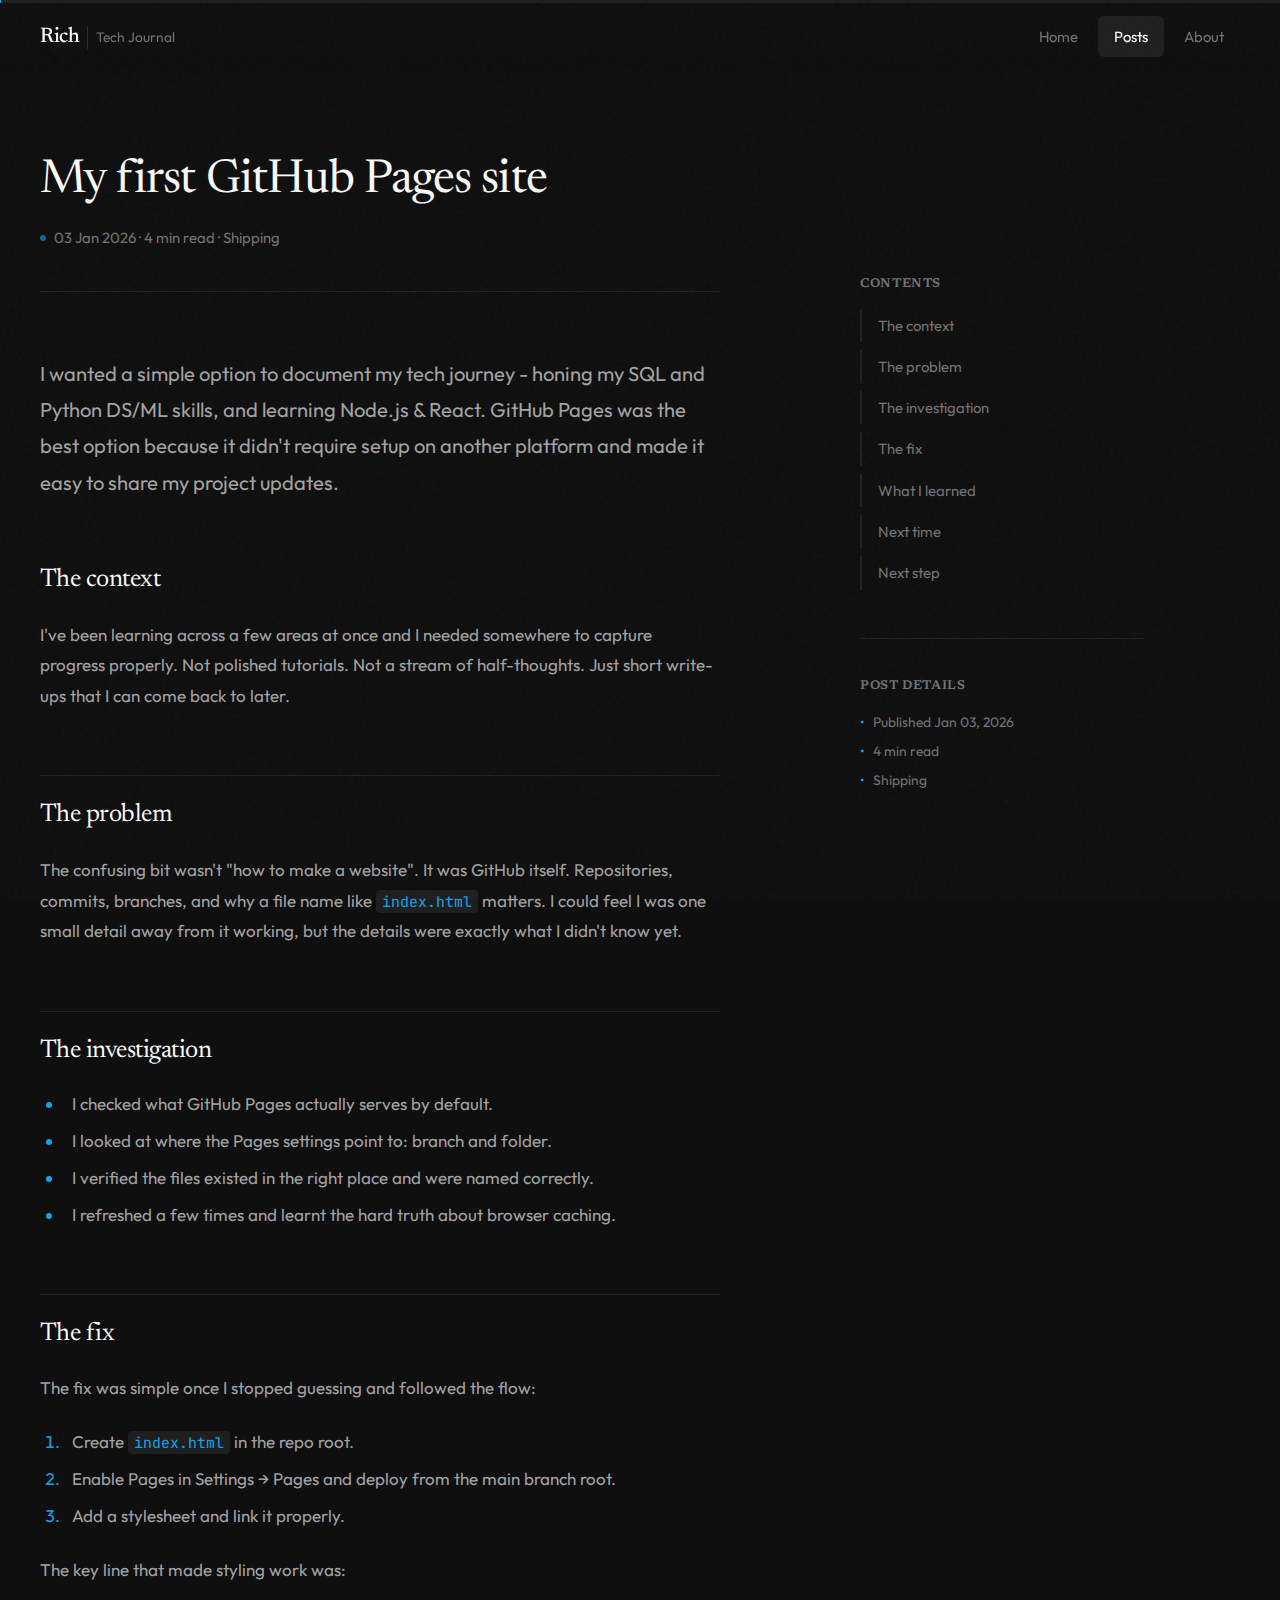
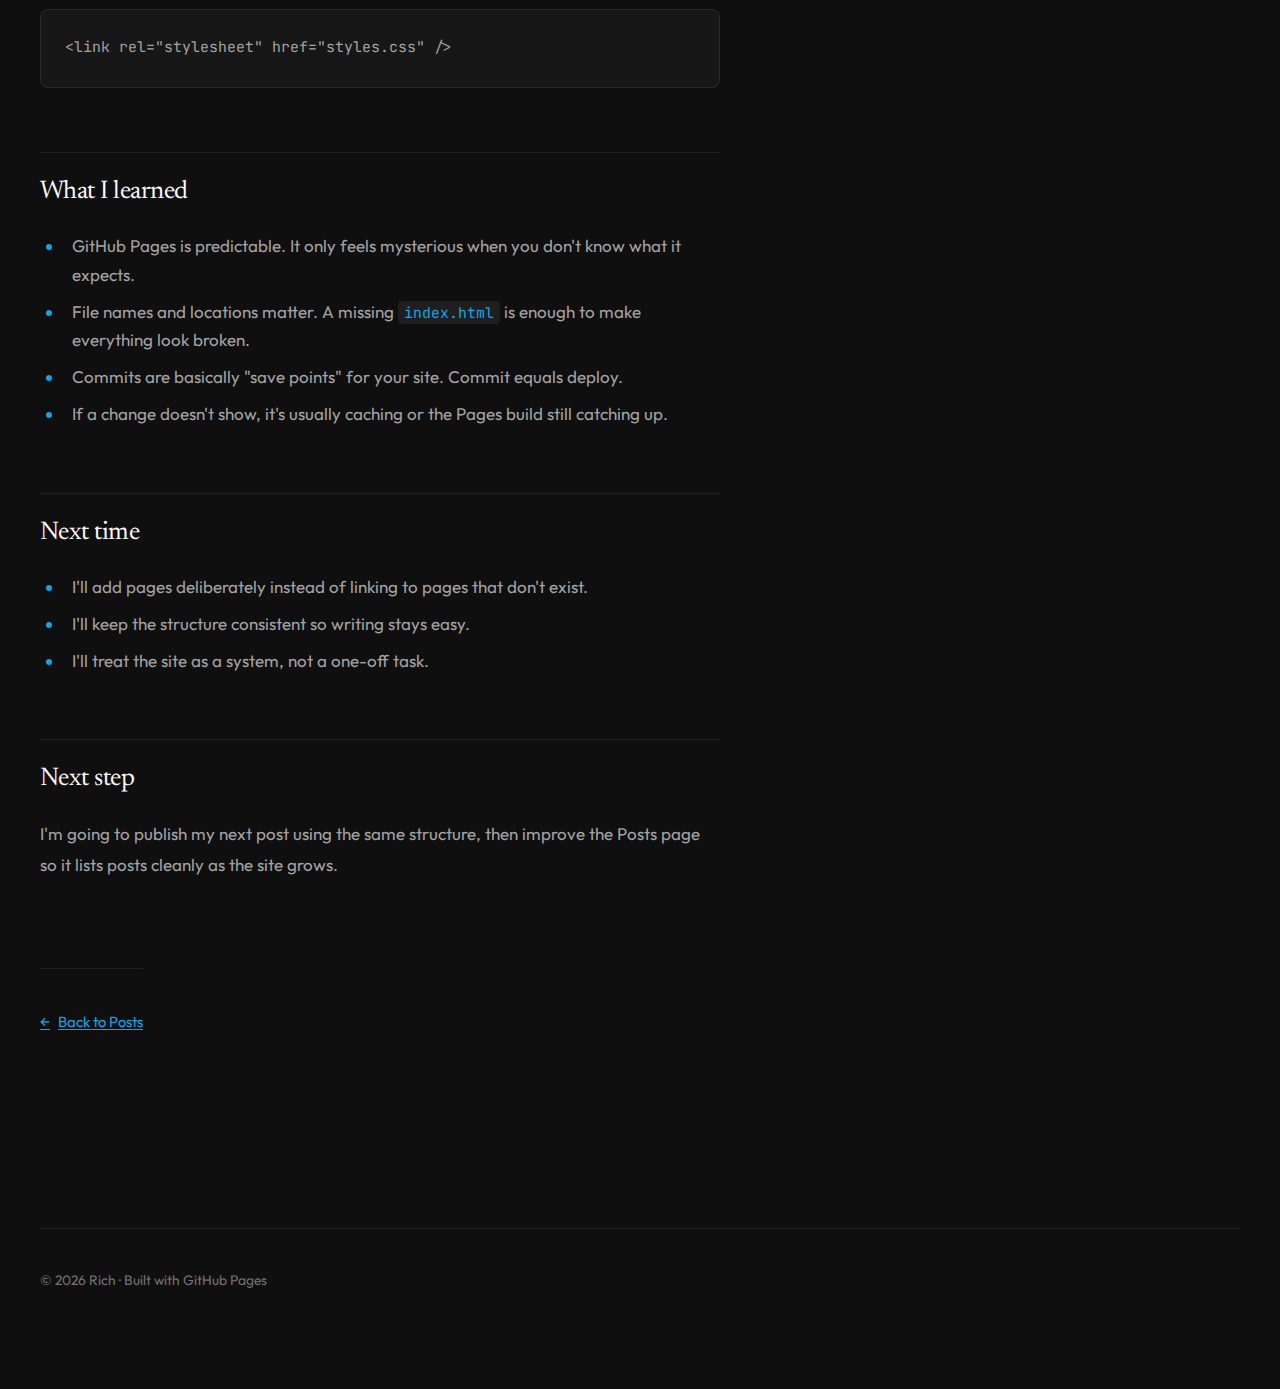
<file: posts/2026/01-january/2026-01-03-github-pages-first-site.html>
<!DOCTYPE html>
<html lang="en">
<head>
  <meta charset="UTF-8" />
  <meta name="viewport" content="width=device-width, initial-scale=1" />
  <title>My first GitHub Pages site | Rich</title>
  <meta name="description" content="What I set up, what confused me, and what made GitHub Pages click." />
  <link rel="stylesheet" href="../../../styles.css" />
  <link rel="icon" href="data:image/svg+xml,<svg xmlns='http://www.w3.org/2000/svg' viewBox='0 0 100 100'><text y='.9em' font-size='90'>◆</text></svg>">
</head>
<body>
  <a class="skip" href="#content">Skip to content</a>

  <header class="site-header">
    <div class="container">
      <div class="brand">
        <a href="../../../index.html" class="brand__link">Rich</a>
        <span class="brand__tag">Tech Journal</span>
      </div>
      <nav class="nav" aria-label="Main">
        <a href="../../../index.html" class="nav__link">Home</a>
        <a href="../../../posts.html" class="nav__link is-active">Posts</a>
        <a href="../../../about.html" class="nav__link">About</a>
      </nav>
    </div>
  </header>

  <!-- Reading Progress Bar -->
  <div class="reading-progress">
    <div class="reading-progress__bar" id="progressBar"></div>
  </div>

  <main id="content" class="container">
    <div class="article-layout">
      <article class="article">
      <header class="article__header">
        <h1>My first GitHub Pages site</h1>
        <p class="article__meta">03 Jan 2026 · 4 min read · Shipping</p>
      </header>

      <p class="article__lead">
        I wanted a simple option to document my tech journey - honing my SQL and Python DS/ML skills, and learning Node.js & React. GitHub Pages was the best option because it didn't require setup on another platform and made it easy to share my project updates.
      </p>

      <div class="article__content">
        <h2>The context</h2>
        <p>
          I've been learning across a few areas at once and I needed somewhere to capture progress properly. Not polished tutorials. Not a stream of half-thoughts. Just short write-ups that I can come back to later.
        </p>

        <h2>The problem</h2>
        <p>
          The confusing bit wasn't "how to make a website". It was GitHub itself. Repositories, commits, branches, and why a file name like <code>index.html</code> matters. I could feel I was one small detail away from it working, but the details were exactly what I didn't know yet.
        </p>

        <h2>The investigation</h2>
        <ul>
          <li>I checked what GitHub Pages actually serves by default.</li>
          <li>I looked at where the Pages settings point to: branch and folder.</li>
          <li>I verified the files existed in the right place and were named correctly.</li>
          <li>I refreshed a few times and learnt the hard truth about browser caching.</li>
        </ul>

        <h2>The fix</h2>
        <p>The fix was simple once I stopped guessing and followed the flow:</p>
        <ol>
          <li>Create <code>index.html</code> in the repo root.</li>
          <li>Enable Pages in Settings → Pages and deploy from the main branch root.</li>
          <li>Add a stylesheet and link it properly.</li>
        </ol>

        <p>The key line that made styling work was:</p>
        <pre><code>&lt;link rel="stylesheet" href="styles.css" /&gt;</code></pre>

        <h2>What I learned</h2>
        <ul>
          <li>GitHub Pages is predictable. It only feels mysterious when you don't know what it expects.</li>
          <li>File names and locations matter. A missing <code>index.html</code> is enough to make everything look broken.</li>
          <li>Commits are basically "save points" for your site. Commit equals deploy.</li>
          <li>If a change doesn't show, it's usually caching or the Pages build still catching up.</li>
        </ul>

        <h2>Next time</h2>
        <ul>
          <li>I'll add pages deliberately instead of linking to pages that don't exist.</li>
          <li>I'll keep the structure consistent so writing stays easy.</li>
          <li>I'll treat the site as a system, not a one-off task.</li>
        </ul>

        <h2>Next step</h2>
        <p>
          I'm going to publish my next post using the same structure, then improve the Posts page so it lists posts cleanly as the site grows.
        </p>

        <a href="../../../posts.html" class="back-link">Back to Posts</a>
      </div>
    </article>

    <!-- Sidebar -->
    <aside class="sidebar">
      <div class="sidebar__inner">
        <!-- Table of Contents -->
        <div class="sidebar__section">
          <h2 class="sidebar__title">Contents</h2>
          <nav class="toc" id="tableOfContents">
            <!-- Generated by JavaScript -->
          </nav>
        </div>

        <!-- Post Meta -->
        <div class="sidebar__section">
          <h2 class="sidebar__title">Post Details</h2>
          <div class="post-meta">
            <div class="post-meta__item">Published Jan 03, 2026</div>
            <div class="post-meta__item">4 min read</div>
            <div class="post-meta__item">Shipping</div>
          </div>
        </div>
      </div>
    </aside>
  </div>

    <footer class="footer">
      <p>© <span id="year"></span> Rich · Built with GitHub Pages</p>
    </footer>
  </main>

  <script>
    // Update year
    document.getElementById("year").textContent = new Date().getFullYear();

    // Generate Table of Contents
    function generateTOC() {
      const content = document.querySelector('.article__content');
      const headings = content.querySelectorAll('h2');
      const toc = document.getElementById('tableOfContents');

      if (headings.length === 0) {
        toc.parentElement.style.display = 'none';
        return;
      }

      headings.forEach((heading, index) => {
        // Add ID to heading if it doesn't have one
        if (!heading.id) {
          heading.id = `section-${index}`;
        }

        // Create TOC item
        const li = document.createElement('li');
        li.className = 'toc__item';

        const a = document.createElement('a');
        a.className = 'toc__link';
        a.href = `#${heading.id}`;
        a.textContent = heading.textContent;

        li.appendChild(a);
        toc.appendChild(li);
      });

      // Highlight active section on scroll
      const observer = new IntersectionObserver((entries) => {
        entries.forEach(entry => {
          const id = entry.target.getAttribute('id');
          const tocLink = document.querySelector(`.toc__link[href="#${id}"]`);

          if (entry.isIntersecting) {
            document.querySelectorAll('.toc__link').forEach(link => {
              link.classList.remove('is-active');
            });
            if (tocLink) {
              tocLink.classList.add('is-active');
            }
          }
        });
      }, { rootMargin: '-100px 0px -66%' });

      headings.forEach(heading => observer.observe(heading));
    }

    // Reading Progress Bar
    function updateReadingProgress() {
      const progressBar = document.getElementById('progressBar');
      const article = document.querySelector('.article__content');

      if (!article || !progressBar) return;

      const articleTop = article.offsetTop;
      const articleHeight = article.offsetHeight;
      const scrollTop = window.pageYOffset || document.documentElement.scrollTop;
      const windowHeight = window.innerHeight;

      const scrollProgress = (scrollTop - articleTop + windowHeight / 2) / articleHeight;
      const percentage = Math.min(Math.max(scrollProgress * 100, 0), 100);

      progressBar.style.width = percentage + '%';
    }

    // Initialize
    generateTOC();
    updateReadingProgress();

    // Update progress on scroll
    window.addEventListener('scroll', updateReadingProgress);
  </script>
</body>
</html>
</file>
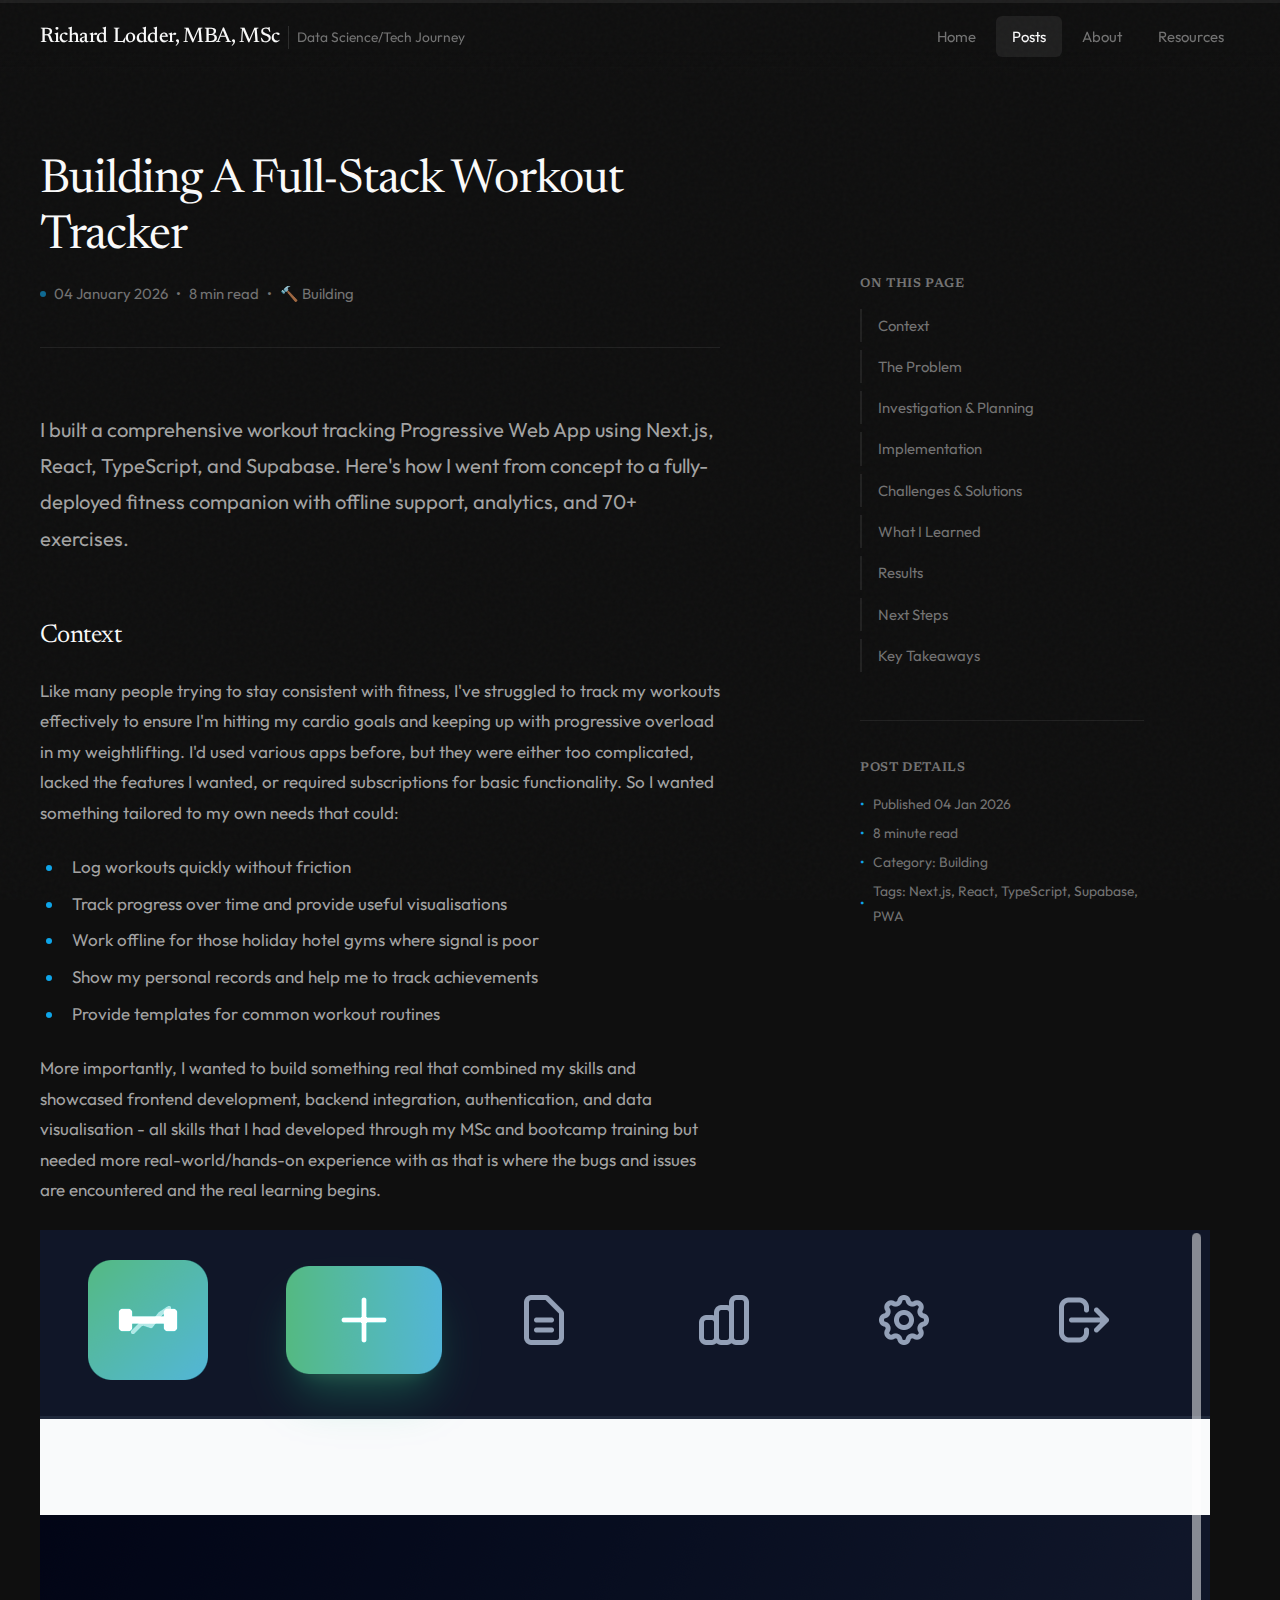
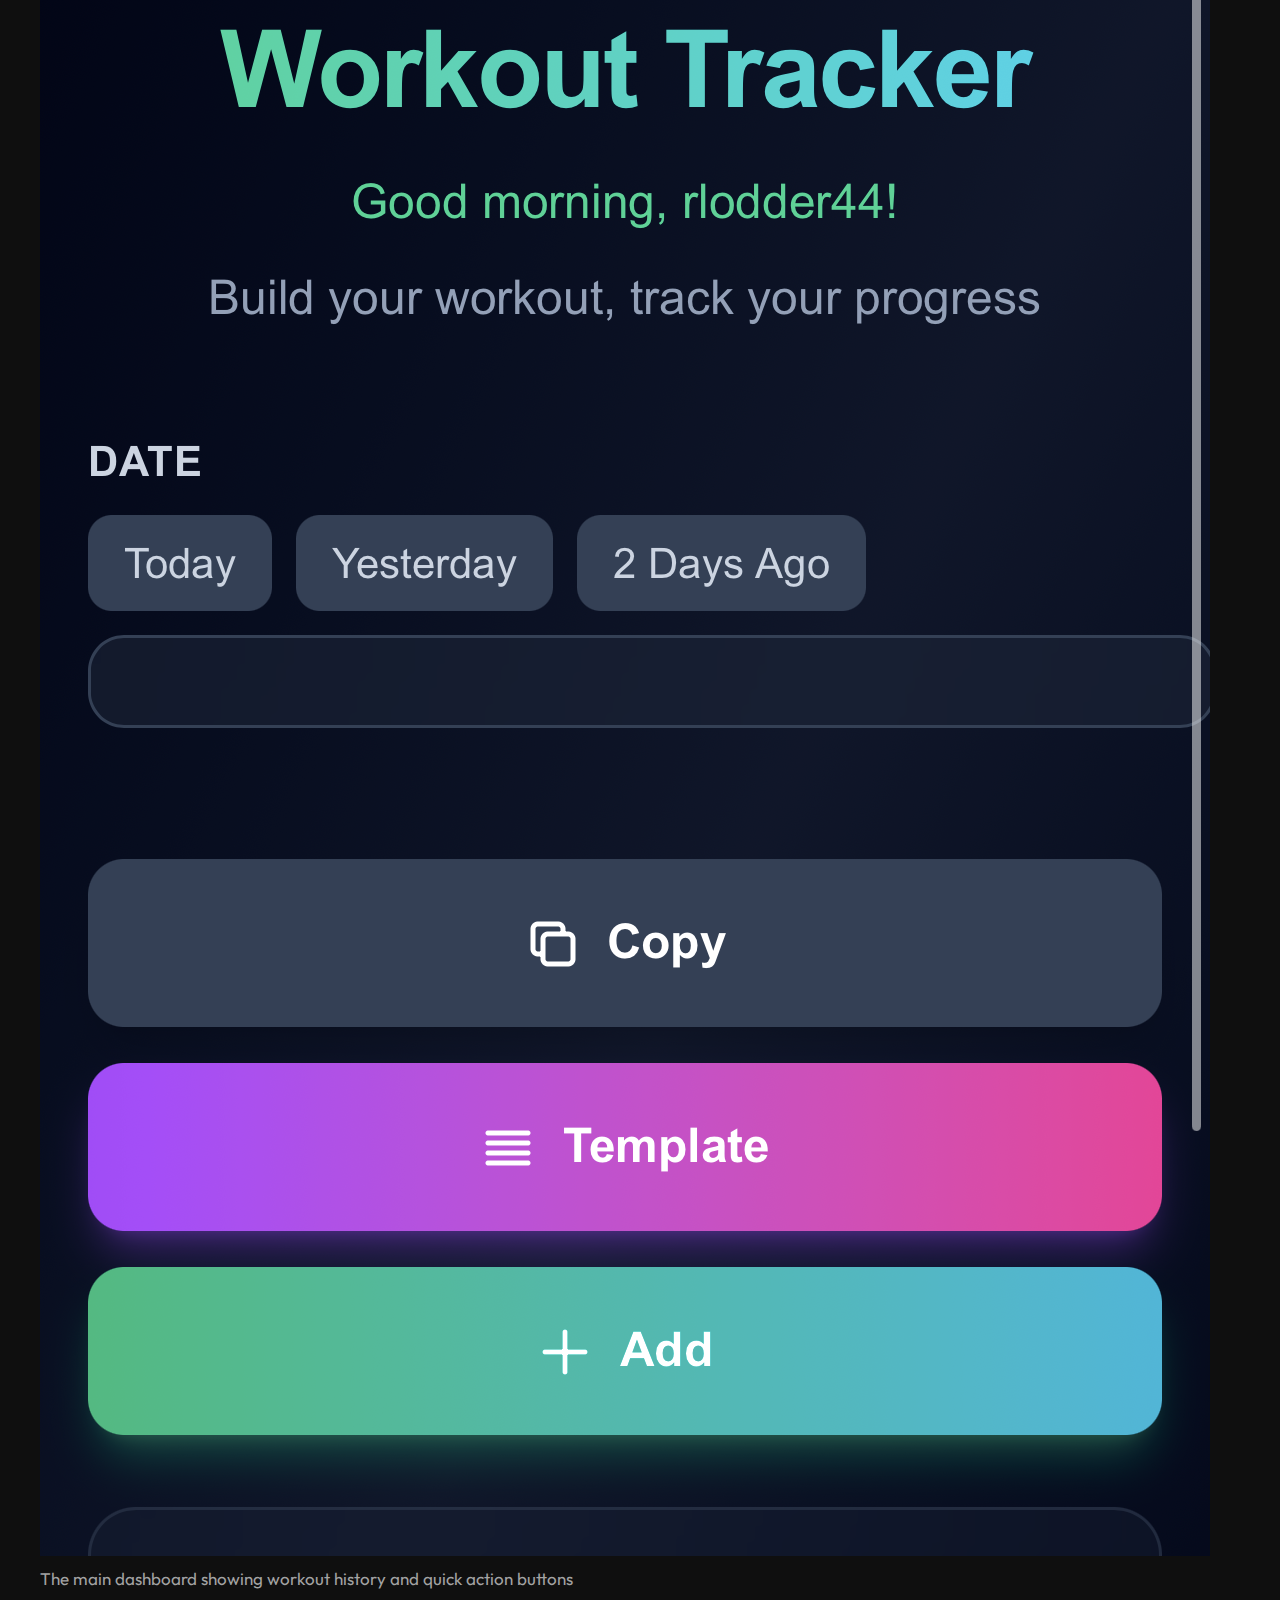
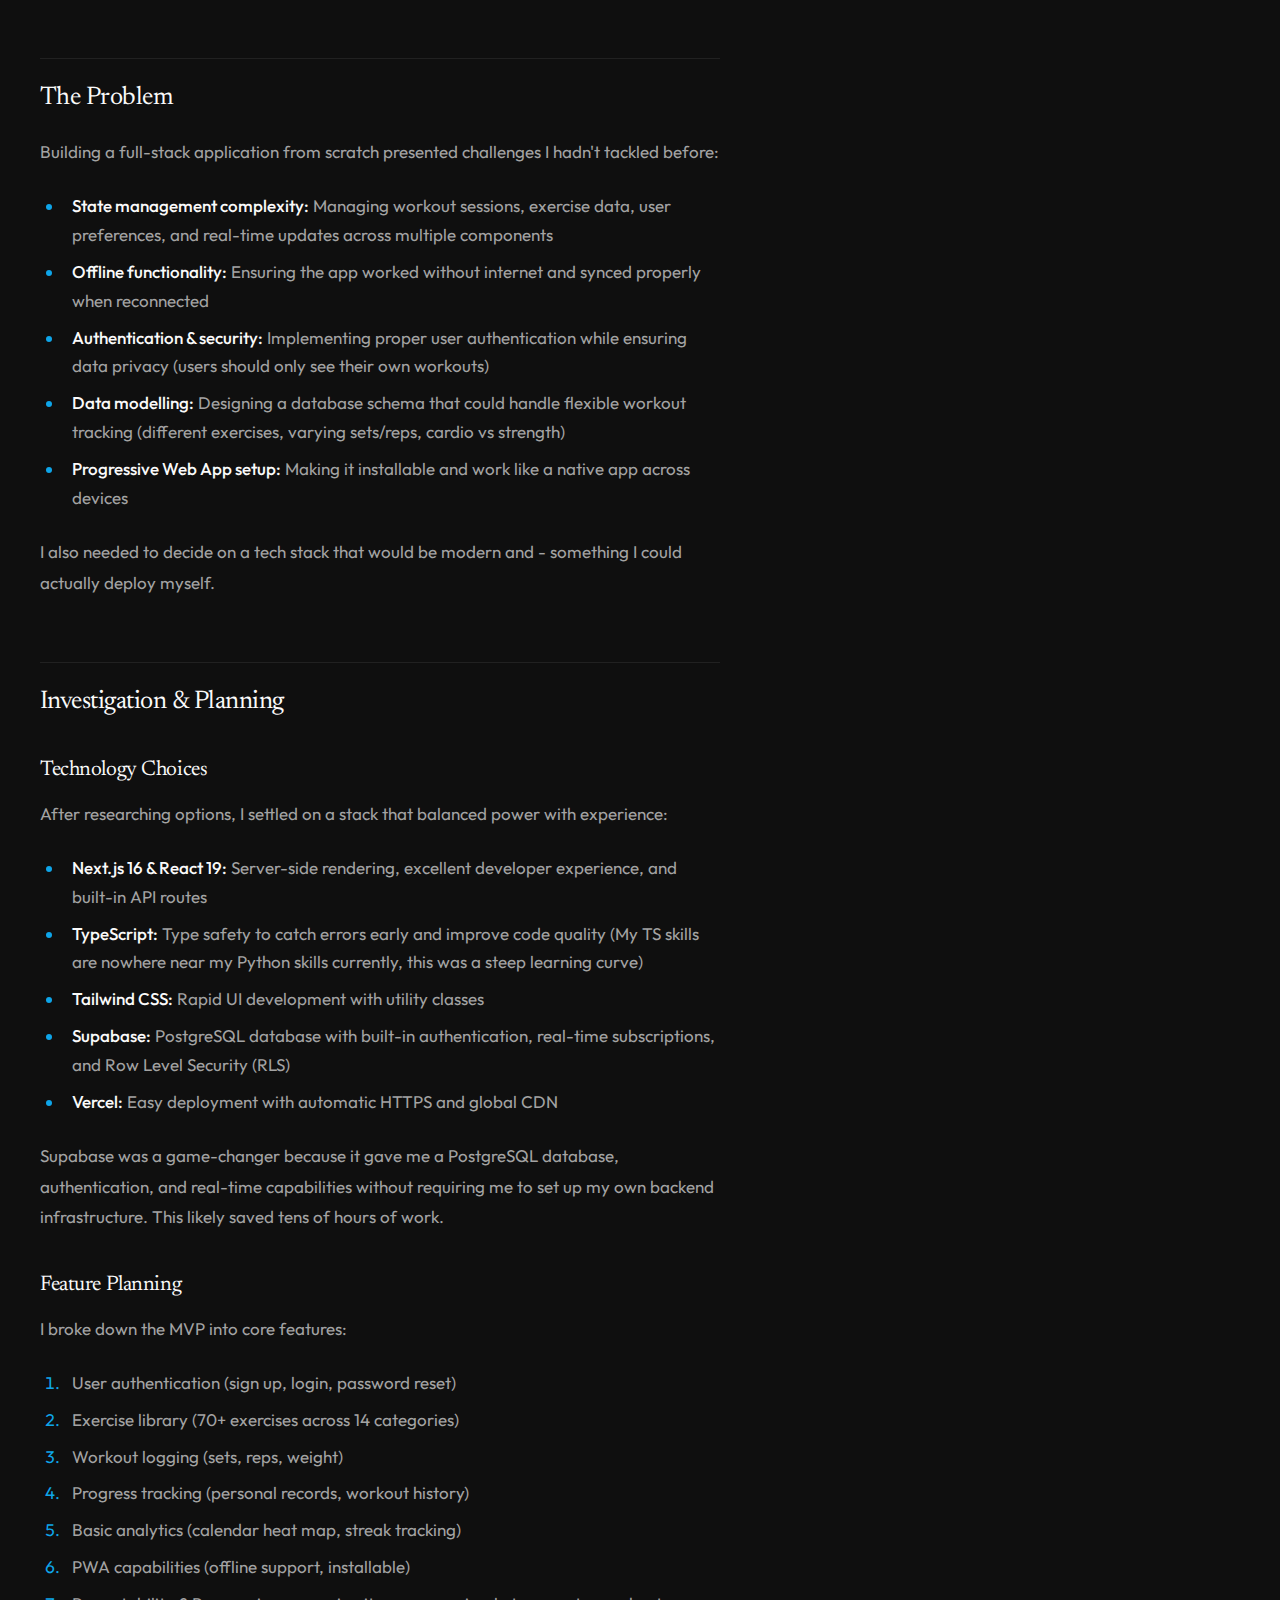
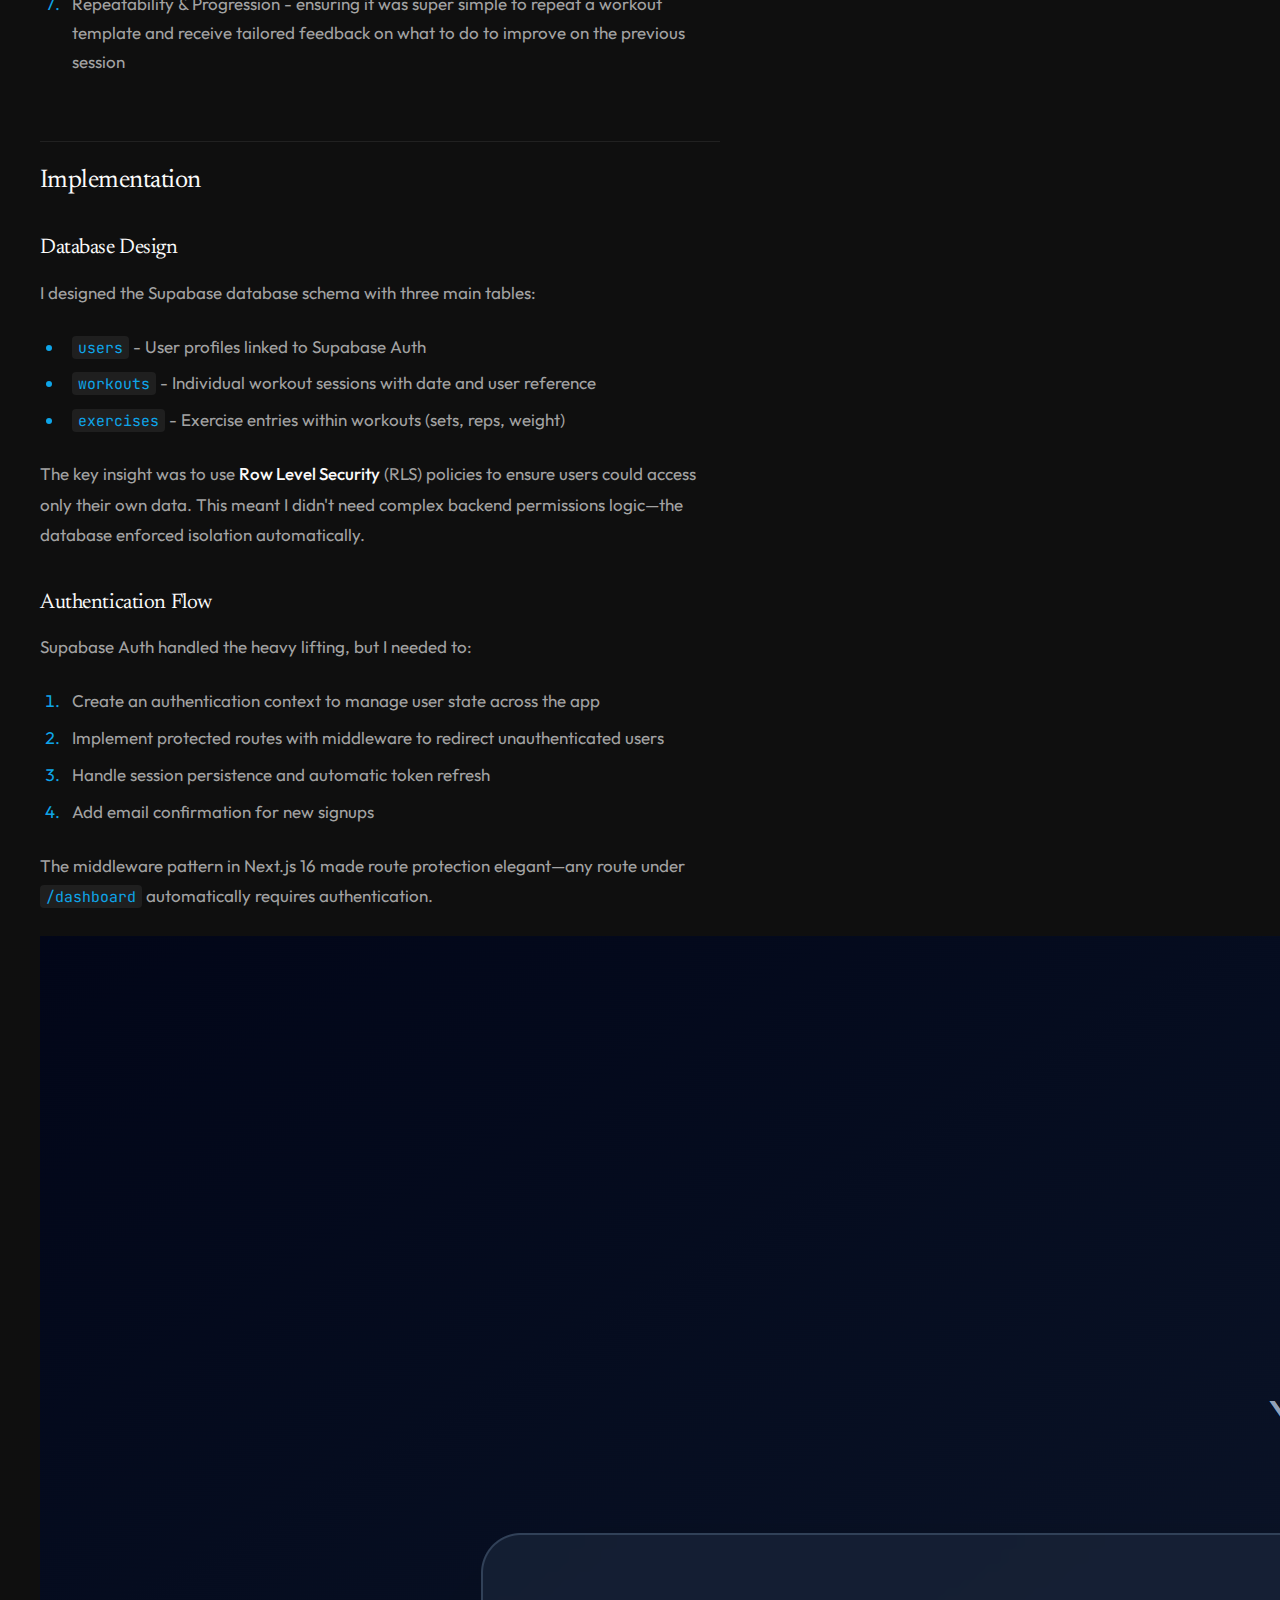
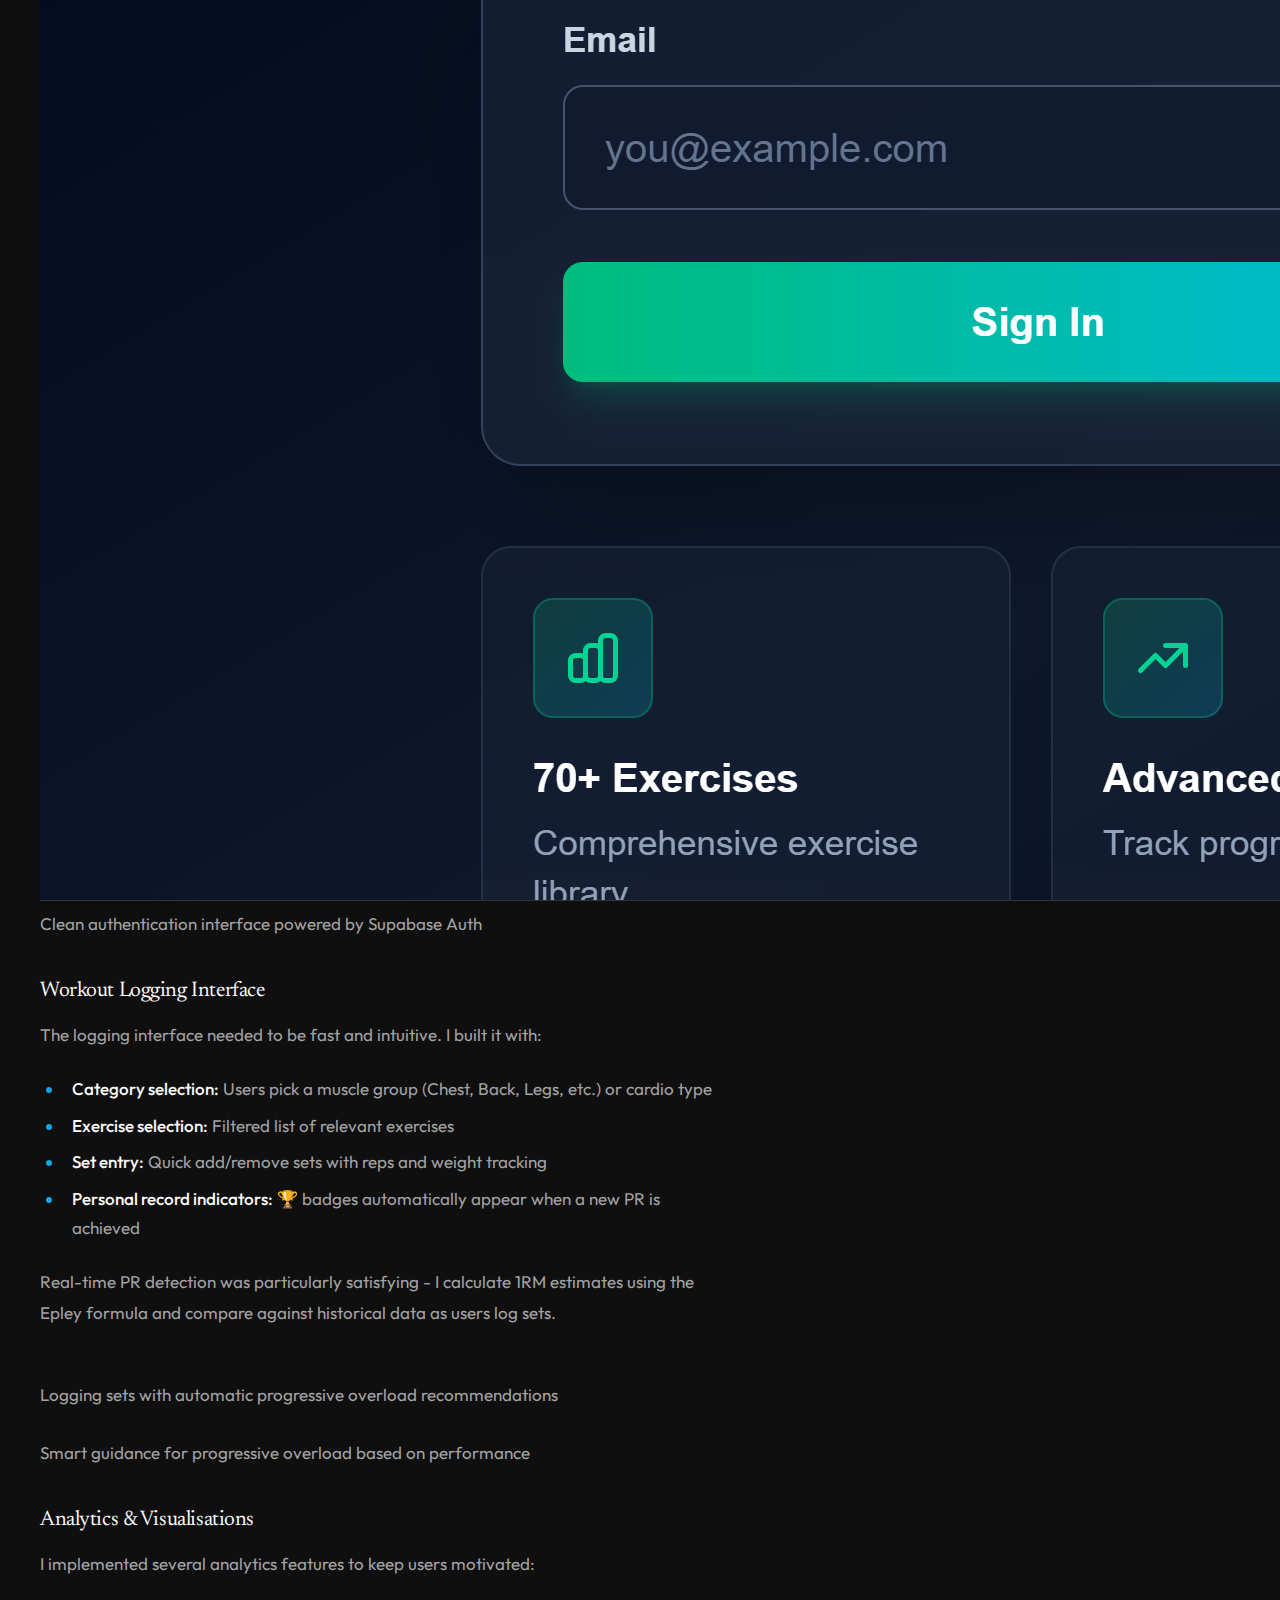
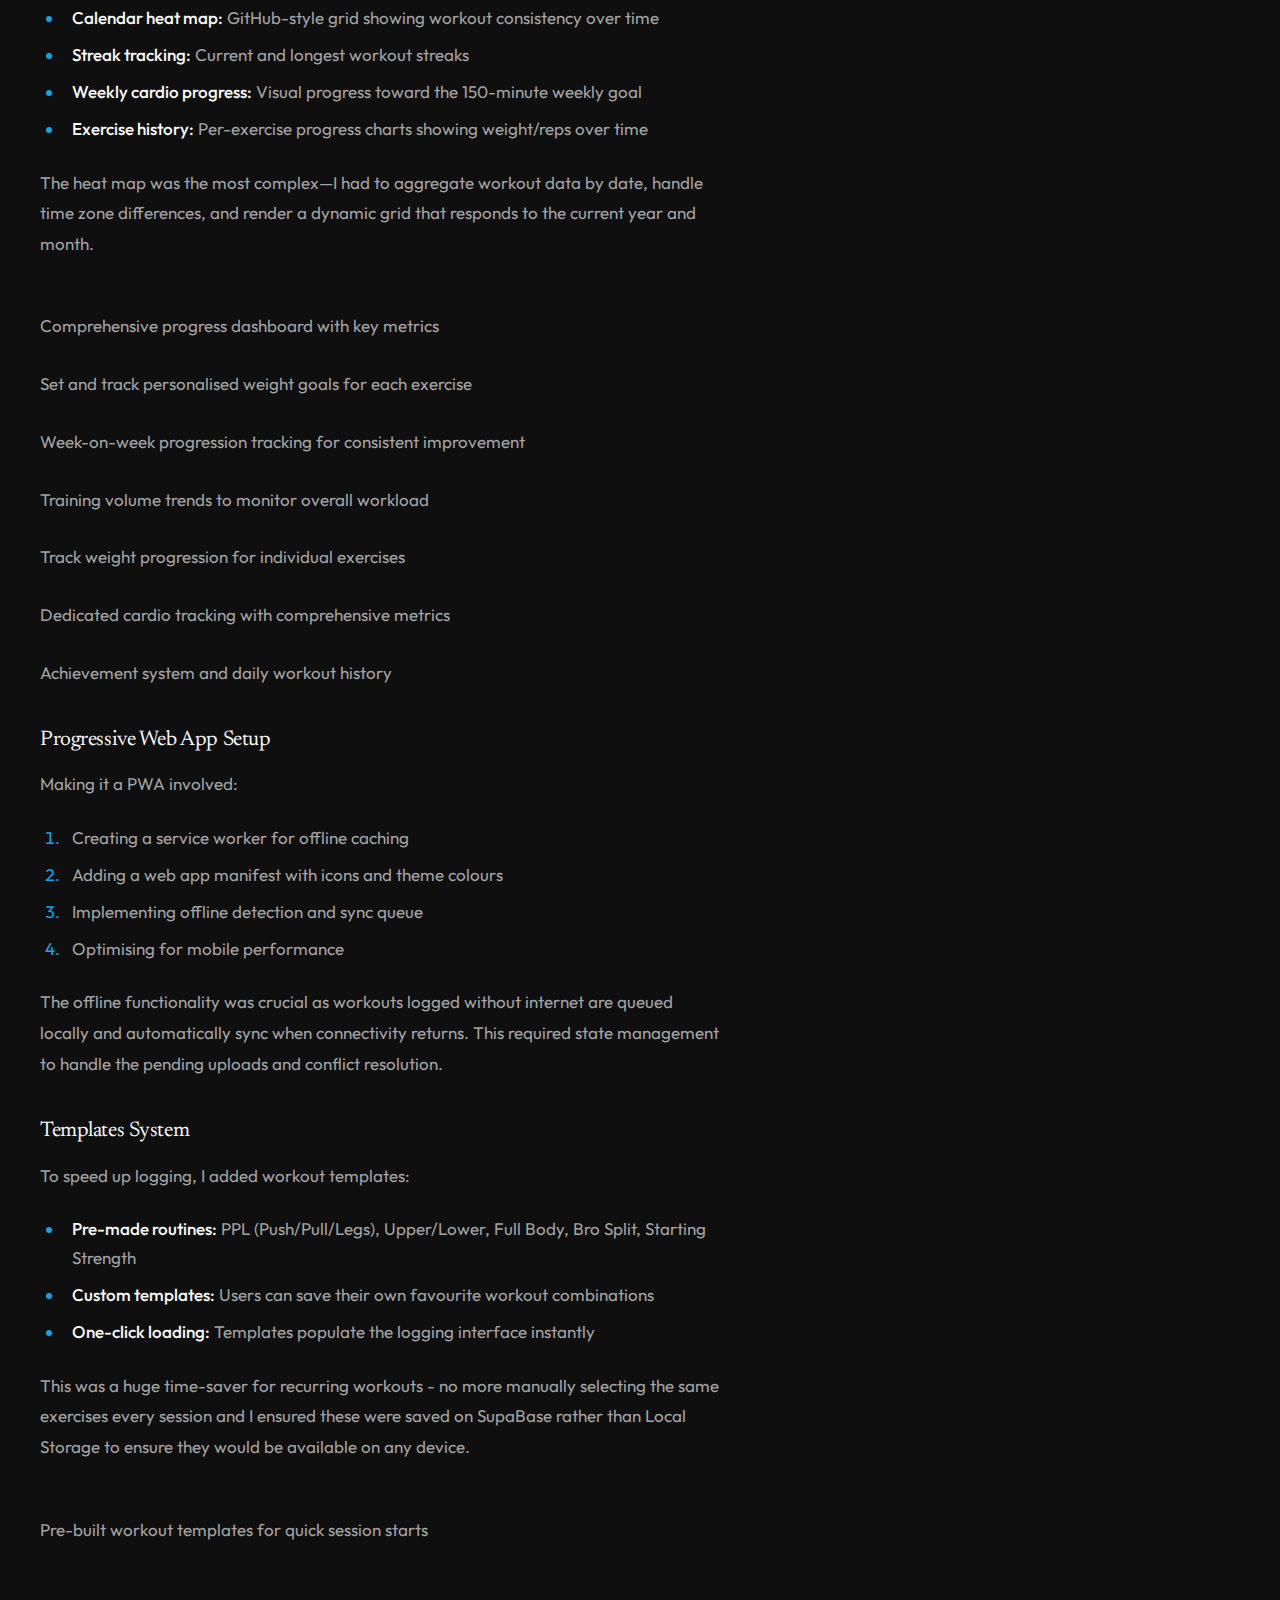
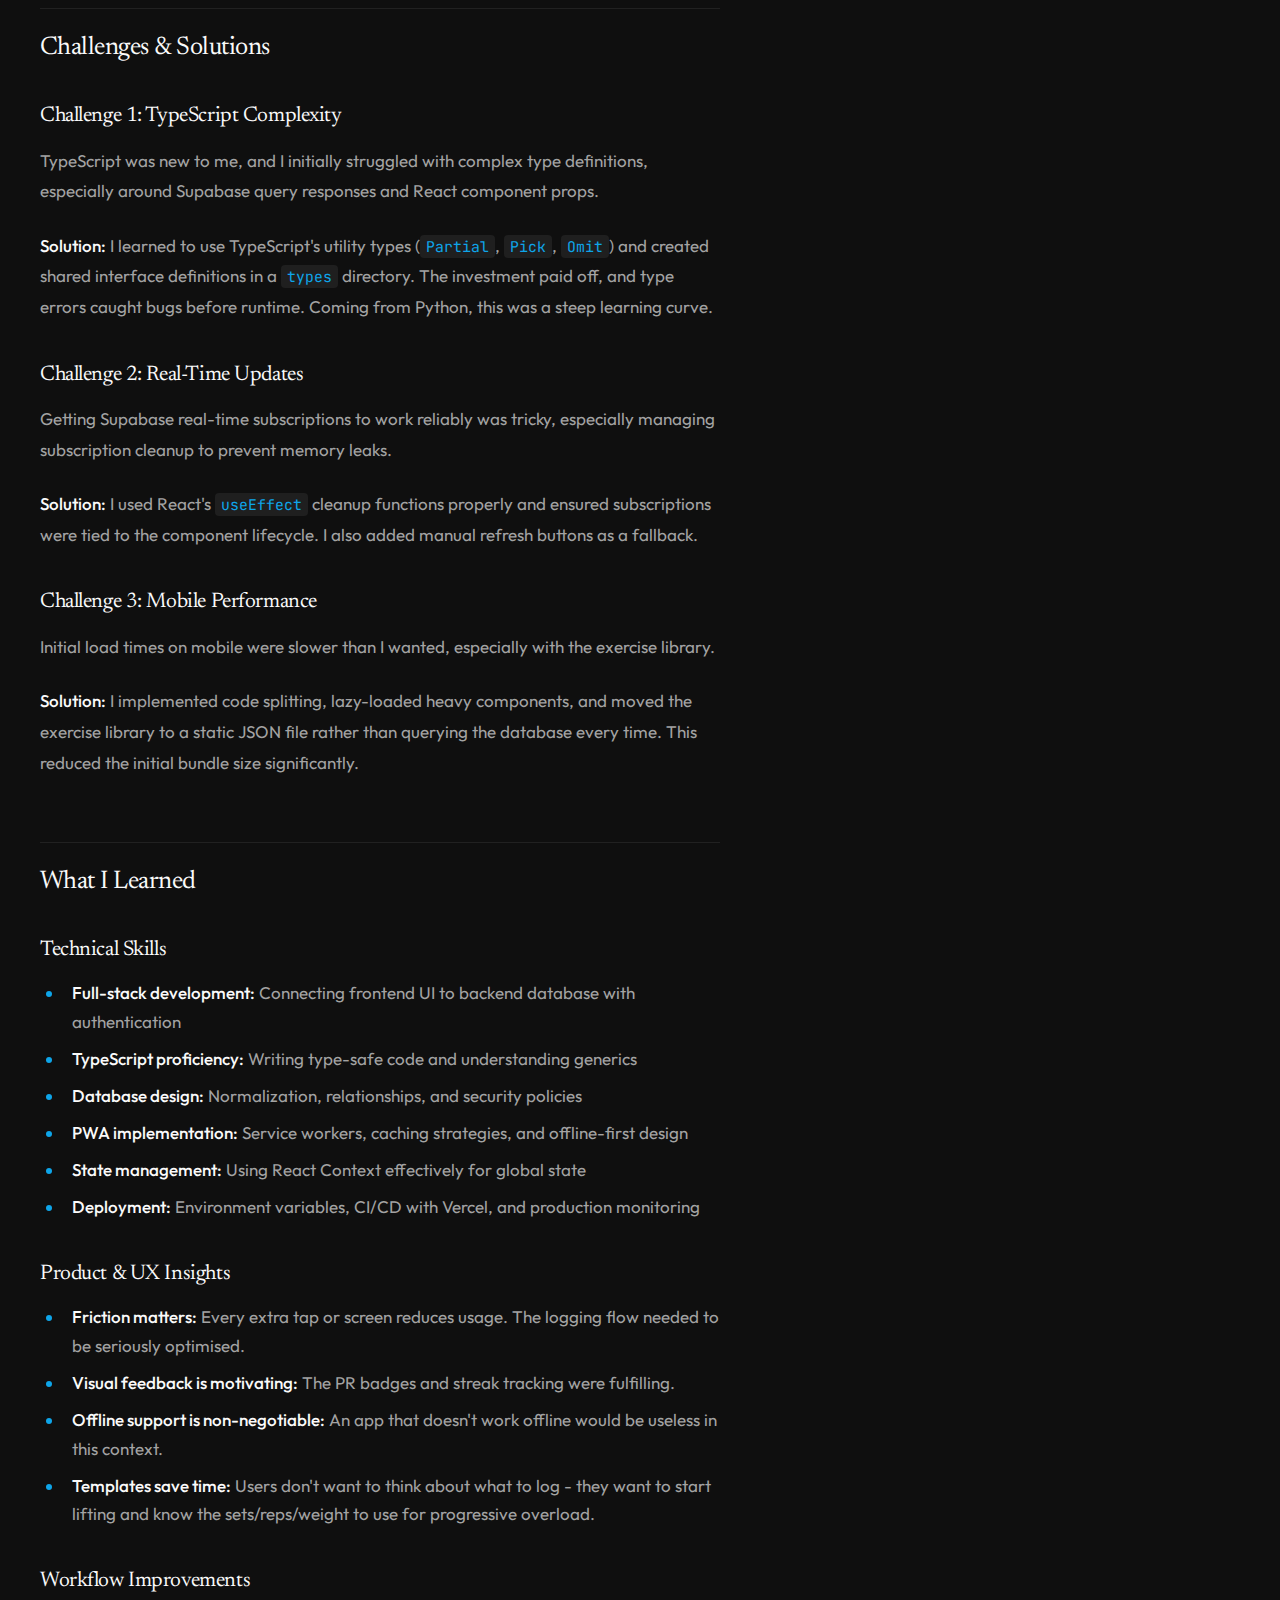
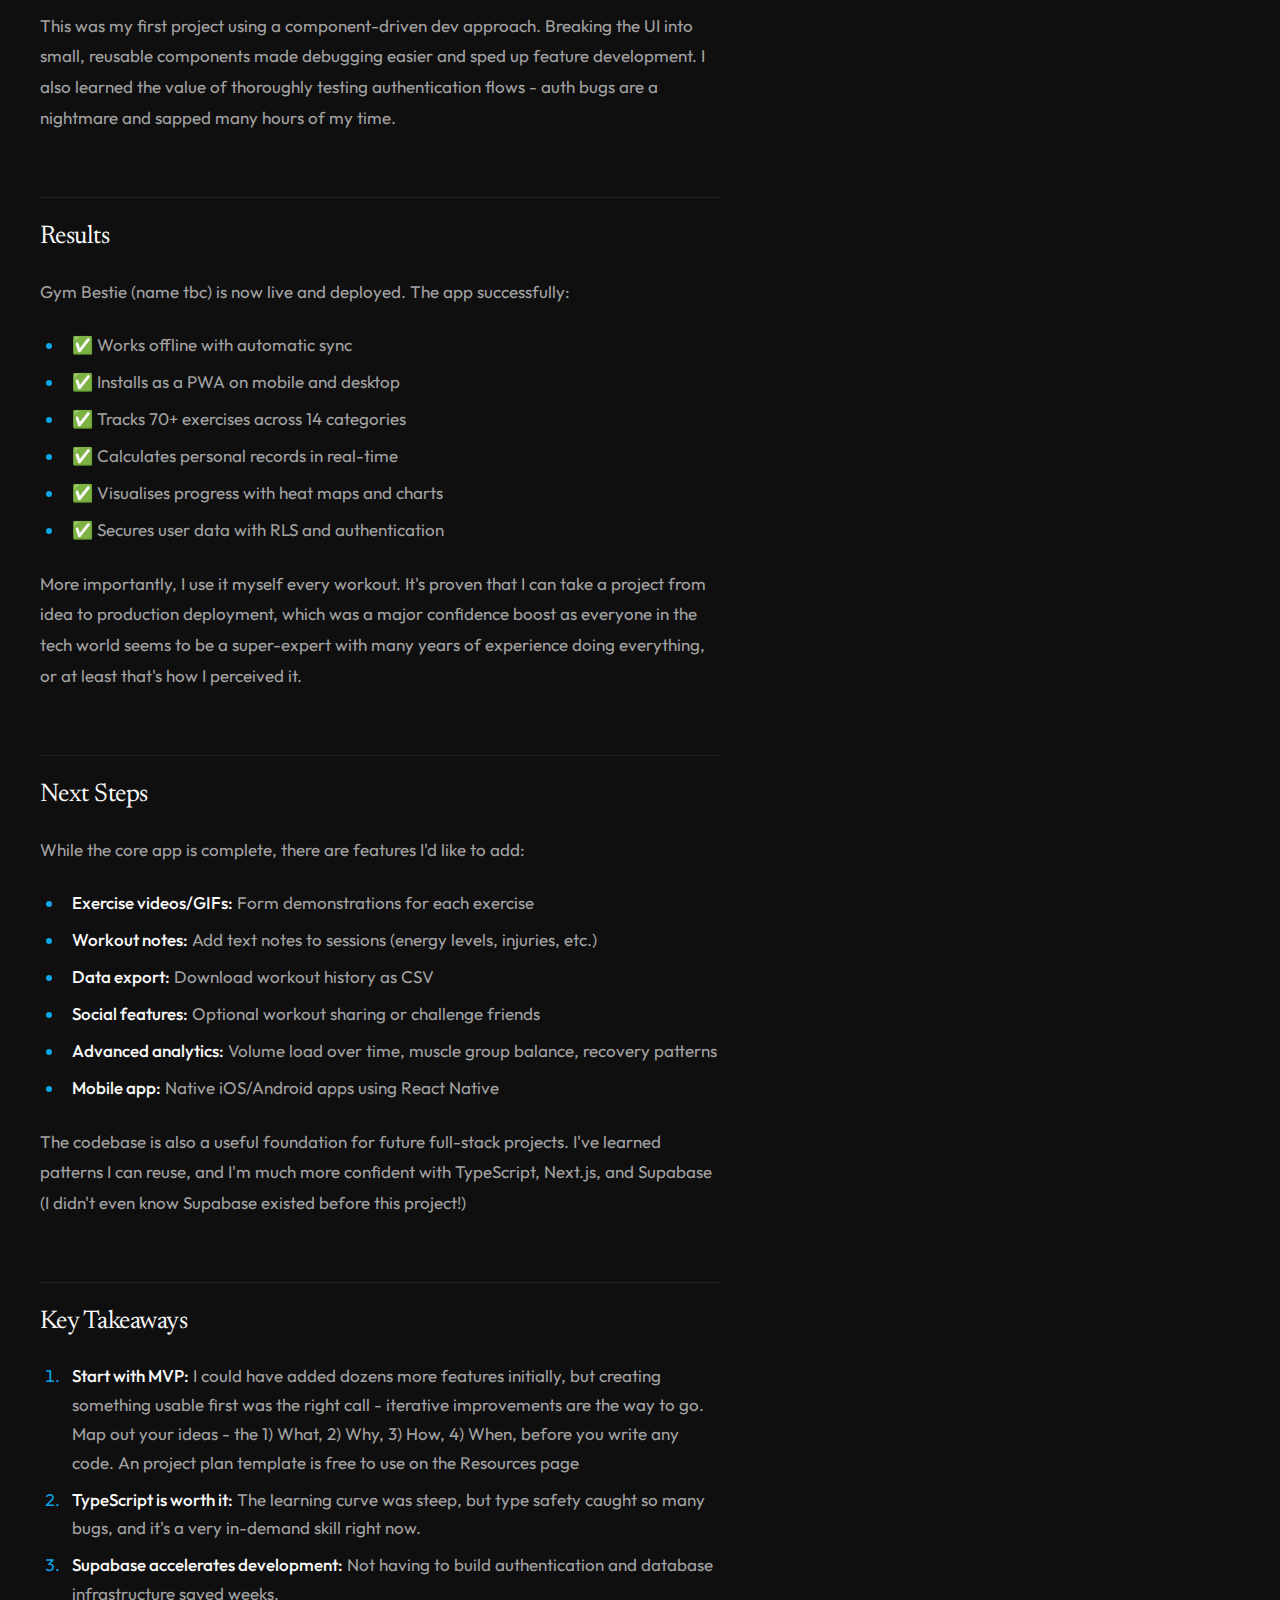
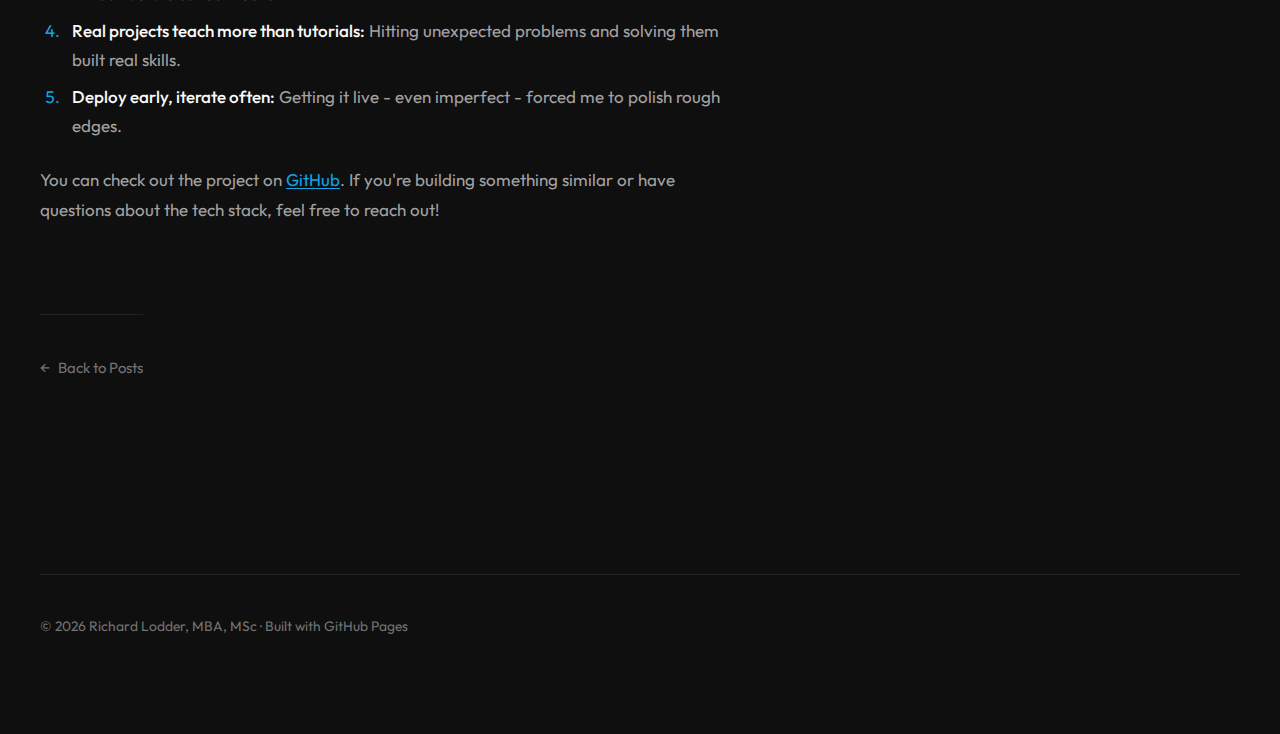
<file: posts/2026/01-january/2026-01-04-building-gym-bestie-workout-tracker.html>
<!DOCTYPE html>
<html lang="en">
<head>
  <meta charset="UTF-8" />
  <meta name="viewport" content="width=device-width, initial-scale=1" />
  <title>Building A Full-Stack Workout Tracker | Richard Lodder, MBA, MSc</title>
  <meta name="description" content="How I built a comprehensive workout tracking app with Next.js, React, TypeScript, and Supabase" />
  <link rel="stylesheet" href="../../../styles.css" />
  <link rel="icon" href="data:image/svg+xml,<svg xmlns='http://www.w3.org/2000/svg' viewBox='0 0 100 100'><text y='.9em' font-size='90'>◆</text></svg>">
</head>
<body>
  <a class="skip" href="#content">Skip to content</a>

  <header class="site-header">
    <div class="container">
      <div class="brand">
        <a href="../../../index.html" class="brand__link">Richard Lodder, MBA, MSc</a>
        <span class="brand__tag">Data Science/Tech Journey</span>
      </div>
      <nav class="nav" aria-label="Main">
        <a href="../../../index.html" class="nav__link">Home</a>
        <a href="../../../posts.html" class="nav__link is-active">Posts</a>
        <a href="../../../about.html" class="nav__link">About</a>
        <a href="../../../resources.html" class="nav__link">Resources</a>
      </nav>
    </div>
  </header>

  <!-- Reading Progress Bar -->
  <div class="reading-progress">
    <div class="reading-progress__bar" id="progress-bar"></div>
  </div>

  <main class="container">
    <div class="article-layout">
      <article class="article" id="content">
        <header class="article__header">
          <h1>Building A Full-Stack Workout Tracker</h1>
          <div class="article__meta">
            <time datetime="2026-01-04">04 January 2026</time>
            <span>•</span>
            <span>8 min read</span>
            <span>•</span>
            <span>🔨 Building</span>
          </div>
        </header>

        <p class="article__lead">
          I built a comprehensive workout tracking Progressive Web App using Next.js, React, TypeScript, and Supabase. Here's how I went from concept to a fully-deployed fitness companion with offline support, analytics, and 70+ exercises.
        </p>

        <div class="article__content">
          <h2>Context</h2>
          <p>
            Like many people trying to stay consistent with fitness, I've struggled to track my workouts effectively to ensure I'm hitting my cardio goals and keeping up with progressive overload in my weightlifting. I'd used various apps before, but they were either too complicated, lacked the features I wanted, or required subscriptions for basic functionality. So I wanted something tailored to my own needs that could:
          </p>
          <ul>
            <li>Log workouts quickly without friction</li>
            <li>Track progress over time and provide useful visualisations</li>
            <li>Work offline for those holiday hotel gyms where signal is poor</li>
            <li>Show my personal records and help me to track achievements</li>
            <li>Provide templates for common workout routines</li>
          </ul>
          <p>
            More importantly, I wanted to build something real that combined my skills and showcased frontend development, backend integration, authentication, and data visualisation - all skills that I had developed through my MSc and bootcamp training but needed more real-world/hands-on experience with as that is where the bugs and issues are encountered and the real learning begins.
          </p>

          <figure class="single-image">
            <img src="../../../images/Front page.PNG" alt="Gym Bestie front page showing workout dashboard with recent activity and quick actions" loading="lazy">
            <figcaption>The main dashboard showing workout history and quick action buttons</figcaption>
          </figure>

          <h2>The Problem</h2>
          <p>
            Building a full-stack application from scratch presented challenges I hadn't tackled before:
          </p>
          <ul>
            <li><strong>State management complexity:</strong> Managing workout sessions, exercise data, user preferences, and real-time updates across multiple components</li>
            <li><strong>Offline functionality:</strong> Ensuring the app worked without internet and synced properly when reconnected</li>
            <li><strong>Authentication & security:</strong> Implementing proper user authentication while ensuring data privacy (users should only see their own workouts)</li>
            <li><strong>Data modelling:</strong> Designing a database schema that could handle flexible workout tracking (different exercises, varying sets/reps, cardio vs strength)</li>
            <li><strong>Progressive Web App setup:</strong> Making it installable and work like a native app across devices</li>
          </ul>
          <p>
            I also needed to decide on a tech stack that would be modern and - something I could actually deploy myself.
          </p>

          <h2>Investigation & Planning</h2>

          <h3>Technology Choices</h3>
          <p>
            After researching options, I settled on a stack that balanced power with experience:
          </p>
          <ul>
            <li><strong>Next.js 16 & React 19:</strong> Server-side rendering, excellent developer experience, and built-in API routes</li>
            <li><strong>TypeScript:</strong> Type safety to catch errors early and improve code quality (My TS skills are nowhere near my Python skills currently, this was a steep learning curve)</li>
            <li><strong>Tailwind CSS:</strong> Rapid UI development with utility classes</li>
            <li><strong>Supabase:</strong> PostgreSQL database with built-in authentication, real-time subscriptions, and Row Level Security (RLS)</li>
            <li><strong>Vercel:</strong> Easy deployment with automatic HTTPS and global CDN</li>
          </ul>
          <p>
            Supabase was a game-changer because it gave me a PostgreSQL database, authentication, and real-time capabilities without requiring me to set up my own backend infrastructure. This likely saved tens of hours of work.
          </p>

          <h3>Feature Planning</h3>
          <p>
            I broke down the MVP into core features:
          </p>
          <ol>
            <li>User authentication (sign up, login, password reset)</li>
            <li>Exercise library (70+ exercises across 14 categories)</li>
            <li>Workout logging (sets, reps, weight)</li>
            <li>Progress tracking (personal records, workout history)</li>
            <li>Basic analytics (calendar heat map, streak tracking)</li>
            <li>PWA capabilities (offline support, installable)</li>
            <li>Repeatability & Progression - ensuring it was super simple to repeat a workout template and receive tailored feedback on what to do to improve on the previous session</li>
          </ol>

          <h2>Implementation</h2>

          <h3>Database Design</h3>
          <p>
            I designed the Supabase database schema with three main tables:
          </p>
          <ul>
            <li><code>users</code> - User profiles linked to Supabase Auth</li>
            <li><code>workouts</code> - Individual workout sessions with date and user reference</li>
            <li><code>exercises</code> - Exercise entries within workouts (sets, reps, weight)</li>
          </ul>
          <p>
            The key insight was to use <strong>Row Level Security</strong> (RLS) policies to ensure users could access only their own data. This meant I didn't need complex backend permissions logic—the database enforced isolation automatically.
          </p>

          <h3>Authentication Flow</h3>
          <p>
            Supabase Auth handled the heavy lifting, but I needed to:
          </p>
          <ol>
            <li>Create an authentication context to manage user state across the app</li>
            <li>Implement protected routes with middleware to redirect unauthenticated users</li>
            <li>Handle session persistence and automatic token refresh</li>
            <li>Add email confirmation for new signups</li>
          </ol>
          <p>
            The middleware pattern in Next.js 16 made route protection elegant—any route under <code>/dashboard</code> automatically requires authentication.
          </p>

          <figure class="single-image">
            <img src="../../../images/Login screen.png" alt="Gym Bestie login screen with email and password authentication" loading="lazy">
            <figcaption>Clean authentication interface powered by Supabase Auth</figcaption>
          </figure>

          <h3>Workout Logging Interface</h3>
          <p>
            The logging interface needed to be fast and intuitive. I built it with:
          </p>
          <ul>
            <li><strong>Category selection:</strong> Users pick a muscle group (Chest, Back, Legs, etc.) or cardio type</li>
            <li><strong>Exercise selection:</strong> Filtered list of relevant exercises</li>
            <li><strong>Set entry:</strong> Quick add/remove sets with reps and weight tracking</li>
            <li><strong>Personal record indicators:</strong> 🏆 badges automatically appear when a new PR is achieved</li>
          </ul>
          <p>
            Real-time PR detection was particularly satisfying - I calculate 1RM estimates using the Epley formula and compare against historical data as users log sets.
          </p>

          <div class="image-grid">
            <figure>
              <img src="../../../images/Workout progressive overload.jpg" alt="Workout logging interface showing exercise sets with progressive overload tracking" loading="lazy">
              <figcaption>Logging sets with automatic progressive overload recommendations</figcaption>
            </figure>
            <figure>
              <img src="../../../images/Progressive overload guidance.jpg" alt="Progressive overload guidance showing recommended weight increases" loading="lazy">
              <figcaption>Smart guidance for progressive overload based on performance</figcaption>
            </figure>
          </div>

          <h3>Analytics & Visualisations</h3>
          <p>
            I implemented several analytics features to keep users motivated:
          </p>
          <ul>
            <li><strong>Calendar heat map:</strong> GitHub-style grid showing workout consistency over time</li>
            <li><strong>Streak tracking:</strong> Current and longest workout streaks</li>
            <li><strong>Weekly cardio progress:</strong> Visual progress toward the 150-minute weekly goal</li>
            <li><strong>Exercise history:</strong> Per-exercise progress charts showing weight/reps over time</li>
          </ul>
          <p>
            The heat map was the most complex—I had to aggregate workout data by date, handle time zone differences, and render a dynamic grid that responds to the current year and month.
          </p>

          <div class="image-grid">
            <figure>
              <img src="../../../images/Your Progress .jpg" alt="Progress overview dashboard showing workout statistics and achievements" loading="lazy">
              <figcaption>Comprehensive progress dashboard with key metrics</figcaption>
            </figure>
            <figure>
              <img src="../../../images/Personalised weight goals.jpg" alt="Personalised weight goals interface for tracking lifting targets" loading="lazy">
              <figcaption>Set and track personalised weight goals for each exercise</figcaption>
            </figure>
            <figure>
              <img src="../../../images/Week on week progression.jpg" alt="Week-on-week progression chart showing training volume trends" loading="lazy">
              <figcaption>Week-on-week progression tracking for consistent improvement</figcaption>
            </figure>
            <figure>
              <img src="../../../images/Volume trends.jpg" alt="Volume trends chart showing total training volume over time" loading="lazy">
              <figcaption>Training volume trends to monitor overall workload</figcaption>
            </figure>
            <figure>
              <img src="../../../images/Exercise specific weight progression.jpg" alt="Exercise-specific weight progression graph" loading="lazy">
              <figcaption>Track weight progression for individual exercises</figcaption>
            </figure>
            <figure>
              <img src="../../../images/Cardio tracker.jpg" alt="Cardio tracking interface with distance, duration, and calories" loading="lazy">
              <figcaption>Dedicated cardio tracking with comprehensive metrics</figcaption>
            </figure>
            <figure>
              <img src="../../../images/Achievements and daily log.jpg" alt="Achievements section showing earned badges and daily workout log" loading="lazy">
              <figcaption>Achievement system and daily workout history</figcaption>
            </figure>
          </div>

          <h3>Progressive Web App Setup</h3>
          <p>
            Making it a PWA involved:
          </p>
          <ol>
            <li>Creating a service worker for offline caching</li>
            <li>Adding a web app manifest with icons and theme colours</li>
            <li>Implementing offline detection and sync queue</li>
            <li>Optimising for mobile performance</li>
          </ol>
          <p>
            The offline functionality was crucial as workouts logged without internet are queued locally and automatically sync when connectivity returns. This required state management to handle the pending uploads and conflict resolution.
          </p>

          <h3>Templates System</h3>
          <p>
            To speed up logging, I added workout templates:
          </p>
          <ul>
            <li><strong>Pre-made routines:</strong> PPL (Push/Pull/Legs), Upper/Lower, Full Body, Bro Split, Starting Strength</li>
            <li><strong>Custom templates:</strong> Users can save their own favourite workout combinations</li>
            <li><strong>One-click loading:</strong> Templates populate the logging interface instantly</li>
          </ul>
          <p>
            This was a huge time-saver for recurring workouts - no more manually selecting the same exercises every session and I ensured these were saved on SupaBase rather than Local Storage to ensure they would be available on any device.
          </p>

          <figure class="single-image">
            <img src="../../../images/Workout templates.PNG" alt="Workout templates selection screen showing PPL, Upper/Lower, and custom templates" loading="lazy">
            <figcaption>Pre-built workout templates for quick session starts</figcaption>
          </figure>

          <h2>Challenges & Solutions</h2>

          <h3>Challenge 1: TypeScript Complexity</h3>
          <p>
            TypeScript was new to me, and I initially struggled with complex type definitions, especially around Supabase query responses and React component props.
          </p>
          <p>
            <strong>Solution:</strong> I learned to use TypeScript's utility types (<code>Partial</code>, <code>Pick</code>, <code>Omit</code>) and created shared interface definitions in a <code>types</code> directory. The investment paid off, and type errors caught bugs before runtime. Coming from Python, this was a steep learning curve.
          </p>

          <h3>Challenge 2: Real-Time Updates</h3>
          <p>
            Getting Supabase real-time subscriptions to work reliably was tricky, especially managing subscription cleanup to prevent memory leaks.
          </p>
          <p>
            <strong>Solution:</strong> I used React's <code>useEffect</code> cleanup functions properly and ensured subscriptions were tied to the component lifecycle. I also added manual refresh buttons as a fallback.
          </p>

          <h3>Challenge 3: Mobile Performance</h3>
          <p>
            Initial load times on mobile were slower than I wanted, especially with the exercise library.
          </p>
          <p>
            <strong>Solution:</strong> I implemented code splitting, lazy-loaded heavy components, and moved the exercise library to a static JSON file rather than querying the database every time. This reduced the initial bundle size significantly.
          </p>

          <h2>What I Learned</h2>

          <h3>Technical Skills</h3>
          <ul>
            <li><strong>Full-stack development:</strong> Connecting frontend UI to backend database with authentication</li>
            <li><strong>TypeScript proficiency:</strong> Writing type-safe code and understanding generics</li>
            <li><strong>Database design:</strong> Normalization, relationships, and security policies</li>
            <li><strong>PWA implementation:</strong> Service workers, caching strategies, and offline-first design</li>
            <li><strong>State management:</strong> Using React Context effectively for global state</li>
            <li><strong>Deployment:</strong> Environment variables, CI/CD with Vercel, and production monitoring</li>
          </ul>

          <h3>Product & UX Insights</h3>
          <ul>
            <li><strong>Friction matters:</strong> Every extra tap or screen reduces usage. The logging flow needed to be seriously optimised.</li>
            <li><strong>Visual feedback is motivating:</strong> The PR badges and streak tracking were fulfilling.</li>
            <li><strong>Offline support is non-negotiable:</strong> An app that doesn't work offline would be useless in this context.</li>
            <li><strong>Templates save time:</strong> Users don't want to think about what to log - they want to start lifting and know the sets/reps/weight to use for progressive overload.</li>
          </ul>

          <h3>Workflow Improvements</h3>
          <p>
            This was my first project using a component-driven dev approach. Breaking the UI into small, reusable components made debugging easier and sped up feature development. I also learned the value of thoroughly testing authentication flows - auth bugs are a nightmare and sapped many hours of my time.
          </p>

          <h2>Results</h2>
          <p>
            Gym Bestie (name tbc) is now live and deployed. The app successfully:
          </p>
          <ul>
            <li>✅ Works offline with automatic sync</li>
            <li>✅ Installs as a PWA on mobile and desktop</li>
            <li>✅ Tracks 70+ exercises across 14 categories</li>
            <li>✅ Calculates personal records in real-time</li>
            <li>✅ Visualises progress with heat maps and charts</li>
            <li>✅ Secures user data with RLS and authentication</li>
          </ul>
          <p>
            More importantly, I use it myself every workout. It's proven that I can take a project from idea to production deployment, which was a major confidence boost as everyone in the tech world seems to be a super-expert with many years of experience doing everything, or at least that's how I perceived it.
          </p>

          <h2>Next Steps</h2>
          <p>
            While the core app is complete, there are features I'd like to add:
          </p>
          <ul>
            <li><strong>Exercise videos/GIFs:</strong> Form demonstrations for each exercise</li>
            <li><strong>Workout notes:</strong> Add text notes to sessions (energy levels, injuries, etc.)</li>
            <li><strong>Data export:</strong> Download workout history as CSV</li>
            <li><strong>Social features:</strong> Optional workout sharing or challenge friends</li>
            <li><strong>Advanced analytics:</strong> Volume load over time, muscle group balance, recovery patterns</li>
            <li><strong>Mobile app:</strong> Native iOS/Android apps using React Native</li>
          </ul>
          <p>
            The codebase is also a useful foundation for future full-stack projects. I've learned patterns I can reuse, and I'm much more confident with TypeScript, Next.js, and Supabase (I didn't even know Supabase existed before this project!)
          </p>

          <h2>Key Takeaways</h2>
          <ol>
            <li><strong>Start with MVP:</strong> I could have added dozens more features initially, but creating something usable first was the right call - iterative improvements are the way to go. Map out your ideas - the 1) What, 2) Why, 3) How, 4) When, before you write any code. An project plan template is free to use on the Resources page</li>
            <li><strong>TypeScript is worth it:</strong> The learning curve was steep, but type safety caught so many bugs, and it's a very in-demand skill right now.</li>
            <li><strong>Supabase accelerates development:</strong> Not having to build authentication and database infrastructure saved weeks.</li>
            <li><strong>Real projects teach more than tutorials:</strong> Hitting unexpected problems and solving them built real skills.</li>
            <li><strong>Deploy early, iterate often:</strong> Getting it live - even imperfect - forced me to polish rough edges.</li>
          </ol>

          <p>
            You can check out the project on <a href="https://github.com/Lodd193/workout-tracker" target="_blank" rel="noopener noreferrer">GitHub</a>. If you're building something similar or have questions about the tech stack, feel free to reach out!
          </p>
        </div>

        <a href="../../../posts.html" class="back-link">Back to Posts</a>
      </article>

      <aside class="sidebar">
        <div class="sidebar__inner">
          <!-- Table of Contents -->
          <div class="sidebar__section">
            <h2 class="sidebar__title">On This Page</h2>
            <nav class="toc">
              <ul>
                <li class="toc__item"><a href="#content" class="toc__link">Context</a></li>
                <li class="toc__item"><a href="#content" class="toc__link">The Problem</a></li>
                <li class="toc__item"><a href="#content" class="toc__link">Investigation & Planning</a></li>
                <li class="toc__item"><a href="#content" class="toc__link">Implementation</a></li>
                <li class="toc__item"><a href="#content" class="toc__link">Challenges & Solutions</a></li>
                <li class="toc__item"><a href="#content" class="toc__link">What I Learned</a></li>
                <li class="toc__item"><a href="#content" class="toc__link">Results</a></li>
                <li class="toc__item"><a href="#content" class="toc__link">Next Steps</a></li>
                <li class="toc__item"><a href="#content" class="toc__link">Key Takeaways</a></li>
              </ul>
            </nav>
          </div>

          <!-- Post Meta -->
          <div class="sidebar__section">
            <h2 class="sidebar__title">Post Details</h2>
            <div class="post-meta">
              <div class="post-meta__item">Published 04 Jan 2026</div>
              <div class="post-meta__item">8 minute read</div>
              <div class="post-meta__item">Category: Building</div>
              <div class="post-meta__item">Tags: Next.js, React, TypeScript, Supabase, PWA</div>
            </div>
          </div>
        </div>
      </aside>
    </div>

    <footer class="footer">
      <p>© <span id="year"></span> Richard Lodder, MBA, MSc · Built with GitHub Pages</p>
    </footer>
  </main>

  <script>
    // Update year
    document.getElementById("year").textContent = new Date().getFullYear();

    // Reading progress bar
    window.addEventListener('scroll', () => {
      const article = document.querySelector('.article__content');
      const progressBar = document.getElementById('progress-bar');

      if (article && progressBar) {
        const articleTop = article.offsetTop;
        const articleHeight = article.offsetHeight;
        const windowHeight = window.innerHeight;
        const scrollY = window.scrollY;

        const progress = ((scrollY - articleTop + windowHeight) / articleHeight) * 100;
        const boundedProgress = Math.min(Math.max(progress, 0), 100);

        progressBar.style.width = boundedProgress + '%';
      }
    });
  </script>
</body>
</html>
</file>
<file: styles.css>
/*
 * Rich | Tech Journal
 * Editorial dark theme with warmth
 */

@import url('https://fonts.googleapis.com/css2?family=Newsreader:ital,opsz,wght@0,6..72,400;0,6..72,500;1,6..72,400&family=Outfit:wght@400;500;600&family=JetBrains+Mono:wght@400;500&display=swap');

:root {
  /* Warm dark palette */
  --bg-deep: #0f0f0f;
  --bg-surface: #171717;
  --bg-elevated: #1f1f1f;
  --bg-hover: #262626;
  
  /* Text hierarchy */
  --text-primary: #fafafa;
  --text-secondary: #a3a3a3;
  --text-tertiary: #737373;
  
  /* Accent - electric blue */
  --accent: #0ea5e9;
  --accent-dim: rgba(14, 165, 233, 0.15);
  --accent-glow: rgba(14, 165, 233, 0.08);
  
  /* Borders */
  --border: rgba(255, 255, 255, 0.08);
  --border-strong: rgba(255, 255, 255, 0.12);
  
  /* Typography */
  --font-display: 'Newsreader', Georgia, serif;
  --font-body: 'Outfit', system-ui, sans-serif;
  --font-mono: 'JetBrains Mono', monospace;
  
  /* Spacing */
  --space-xs: 4px;
  --space-sm: 8px;
  --space-md: 16px;
  --space-lg: 24px;
  --space-xl: 40px;
  --space-2xl: 64px;
  --space-3xl: 96px;
  
  /* Sizing */
  --content-width: 680px;
  --sidebar-width: 380px;
  --page-width: 1200px;
  --article-layout-width: 1200px;
}

*, *::before, *::after {
  box-sizing: border-box;
  margin: 0;
  padding: 0;
}

html {
  font-size: 17px;
  scroll-behavior: smooth;
  -webkit-font-smoothing: antialiased;
  text-rendering: optimizeLegibility;
}

body {
  background: var(--bg-deep);
  color: var(--text-secondary);
  font-family: var(--font-body);
  line-height: 1.7;
  min-height: 100vh;
}

body::before {
  content: '';
  position: fixed;
  inset: 0;
  background-image: url("data:image/svg+xml,%3Csvg viewBox='0 0 256 256' xmlns='http://www.w3.org/2000/svg'%3E%3Cfilter id='noise'%3E%3CfeTurbulence type='fractalNoise' baseFrequency='0.9' numOctaves='4' stitchTiles='stitch'/%3E%3C/filter%3E%3Crect width='100%25' height='100%25' filter='url(%23noise)'/%3E%3C/svg%3E");
  opacity: 0.025;
  pointer-events: none;
  z-index: 1000;
}

::selection {
  background: var(--accent);
  color: var(--bg-deep);
}

h1, h2, h3, h4 {
  font-family: var(--font-display);
  color: var(--text-primary);
  font-weight: 400;
  letter-spacing: -0.02em;
  line-height: 1.2;
}

h1 { font-size: clamp(2rem, 5vw, 2.75rem); }
h2 { font-size: 1.5rem; }
h3 { font-size: 1.25rem; }

p { max-width: 65ch; }

strong {
  color: var(--text-primary);
  font-weight: 500;
}

em {
  font-family: var(--font-display);
  font-style: italic;
}

code {
  font-family: var(--font-mono);
  font-size: 0.875em;
  background: var(--bg-elevated);
  padding: 2px 6px;
  border-radius: 4px;
  color: var(--accent);
}

a {
  color: inherit;
  text-decoration: none;
  transition: color 0.2s ease;
}

.container {
  width: min(var(--page-width), calc(100% - var(--space-lg) * 2));
  margin-inline: auto;
}

.skip {
  position: absolute;
  left: -9999px;
  background: var(--accent);
  color: var(--bg-deep);
  padding: var(--space-sm) var(--space-md);
  font-weight: 500;
  font-size: 0.875rem;
  border-radius: 4px;
  z-index: 999;
}

.skip:focus {
  left: var(--space-md);
  top: var(--space-md);
  outline: 2px solid var(--text-primary);
  outline-offset: 2px;
}

.site-header {
  position: sticky;
  top: 0;
  z-index: 100;
  padding: var(--space-md) 0;
  background: linear-gradient(to bottom, var(--bg-deep) 0%, var(--bg-deep) 70%, transparent 100%);
  backdrop-filter: blur(8px);
  -webkit-backdrop-filter: blur(8px);
}

.site-header .container {
  display: flex;
  align-items: center;
  justify-content: space-between;
}

.brand {
  display: flex;
  align-items: baseline;
  gap: var(--space-sm);
}

.brand__link {
  font-family: var(--font-display);
  font-size: 1.25rem;
  color: var(--text-primary);
  font-weight: 500;
  letter-spacing: -0.02em;
}

.brand__link:hover { color: var(--accent); }

.brand__tag {
  font-size: 0.8125rem;
  color: var(--text-tertiary);
  padding-left: var(--space-sm);
  border-left: 1px solid var(--border-strong);
}

.nav {
  display: flex;
  gap: var(--space-xs);
}

.nav__link {
  font-size: 0.875rem;
  padding: var(--space-sm) var(--space-md);
  color: var(--text-tertiary);
  border-radius: 6px;
  transition: all 0.2s ease;
}

.nav__link:hover {
  color: var(--text-primary);
  background: var(--bg-elevated);
}

.nav__link.is-active {
  color: var(--text-primary);
  background: var(--bg-elevated);
}

main {
  padding-top: var(--space-xl);
  padding-bottom: var(--space-3xl);
}

.hero {
  padding: var(--space-2xl) 0 var(--space-3xl);
  max-width: var(--content-width);
  position: relative;
}

.hero::after {
  content: '';
  position: absolute;
  bottom: 0;
  left: 0;
  right: 0;
  height: 1px;
  background: linear-gradient(90deg, transparent, var(--border-strong), transparent);
}

.hero h1 { margin-bottom: var(--space-lg); }
.hero h1 span { color: var(--accent); }

.hero > p {
  font-size: 1.125rem;
  color: var(--text-secondary);
  line-height: 1.8;
}

.hero__meta {
  display: flex;
  flex-wrap: wrap;
  gap: var(--space-sm);
  margin-top: var(--space-xl);
}

.pill {
  font-size: 0.75rem;
  font-weight: 500;
  text-transform: uppercase;
  letter-spacing: 0.05em;
  padding: 6px 12px;
  background: var(--bg-elevated);
  border: 1px solid var(--border);
  border-radius: 100px;
  color: var(--text-tertiary);
  transition: all 0.2s ease;
}

.pill:hover {
  border-color: var(--accent);
  color: var(--accent);
}

.section { padding: var(--space-2xl) 0; }

.section__head {
  display: flex;
  align-items: baseline;
  justify-content: space-between;
  margin-bottom: var(--space-xl);
}

.section__head h2 { position: relative; }

.section__head h2::before {
  content: '';
  position: absolute;
  left: calc(-1 * var(--space-md));
  top: 50%;
  transform: translateY(-50%);
  width: 3px;
  height: 70%;
  background: var(--accent);
  border-radius: 2px;
}

.section__link {
  font-size: 0.875rem;
  color: var(--text-tertiary);
  display: flex;
  align-items: center;
  gap: var(--space-xs);
}

.section__link::after {
  content: '→';
  transition: transform 0.2s ease;
}

.section__link:hover { color: var(--accent); }
.section__link:hover::after { transform: translateX(4px); }

.post-list {
  display: flex;
  flex-direction: column;
  gap: var(--space-md);
}

.post-card {
  position: relative;
  padding: var(--space-lg);
  background: var(--bg-surface);
  border: 1px solid var(--border);
  border-radius: 12px;
  transition: all 0.3s ease;
}

.post-card::before {
  content: '';
  position: absolute;
  inset: 0;
  border-radius: 12px;
  background: radial-gradient(
    600px circle at var(--mouse-x, 50%) var(--mouse-y, 50%),
    var(--accent-glow),
    transparent 40%
  );
  opacity: 0;
  transition: opacity 0.3s ease;
  pointer-events: none;
}

.post-card:hover {
  border-color: var(--border-strong);
  transform: translateY(-2px);
}

.post-card:hover::before { opacity: 1; }

.post-card h3 {
  font-size: 1.25rem;
  margin-bottom: var(--space-sm);
}

.post-card h3 a { color: var(--text-primary); }
.post-card h3 a:hover { color: var(--accent); }

.post-card h3 a::after {
  content: '';
  position: absolute;
  inset: 0;
}

.post-card__meta {
  font-size: 0.8125rem;
  color: var(--text-tertiary);
  margin-bottom: var(--space-md);
  display: flex;
  align-items: center;
  gap: var(--space-sm);
}

.post-card__meta::before {
  content: '';
  width: 6px;
  height: 6px;
  background: var(--accent);
  border-radius: 50%;
  opacity: 0.6;
}

.post-card__desc {
  color: var(--text-secondary);
  font-size: 0.9375rem;
  line-height: 1.6;
}

/* =========================================
   ARTICLE / POST PAGE STYLES
   ========================================= */

/* Article layout wrapper for two-column */
.article-layout {
  display: grid;
  grid-template-columns: 1fr var(--sidebar-width);
  gap: var(--space-lg);
  max-width: var(--article-layout-width);
  padding: var(--space-xl) 0 var(--space-3xl);
}

.article {
  max-width: var(--content-width);
  min-width: 0;
}

.article__header {
  margin-bottom: var(--space-2xl);
  padding-bottom: var(--space-xl);
  border-bottom: 1px solid var(--border);
}

.article__header h1 {
  margin-bottom: var(--space-md);
}

.article__meta {
  font-size: 0.875rem;
  color: var(--text-tertiary);
  display: flex;
  align-items: center;
  gap: var(--space-sm);
}

.article__meta::before {
  content: '';
  width: 6px;
  height: 6px;
  background: var(--accent);
  border-radius: 50%;
  opacity: 0.6;
}

.article__lead {
  font-size: 1.1875rem;
  color: var(--text-secondary);
  line-height: 1.8;
  margin-bottom: var(--space-2xl);
}

/* Article content typography */
.article__content h2 {
  margin-top: var(--space-2xl);
  margin-bottom: var(--space-lg);
  padding-top: var(--space-lg);
  border-top: 1px solid var(--border);
}

.article__content h2:first-child {
  margin-top: 0;
  padding-top: 0;
  border-top: none;
}

.article__content h3 {
  margin-top: var(--space-xl);
  margin-bottom: var(--space-md);
}

.article__content p {
  margin-bottom: var(--space-lg);
  color: var(--text-secondary);
  line-height: 1.8;
}

.article__content ul,
.article__content ol {
  margin-bottom: var(--space-lg);
  padding-left: var(--space-lg);
  color: var(--text-secondary);
}

.article__content li {
  margin-bottom: var(--space-sm);
  padding-left: var(--space-sm);
}

.article__content li::marker {
  color: var(--accent);
}

.article__content a {
  color: var(--accent);
  text-decoration: underline;
  text-decoration-thickness: 1px;
  text-underline-offset: 2px;
}

.article__content a:hover {
  text-decoration-thickness: 2px;
}

/* Code blocks */
.article__content pre {
  background: var(--bg-surface);
  border: 1px solid var(--border);
  border-radius: 8px;
  padding: var(--space-lg);
  margin-bottom: var(--space-lg);
  overflow-x: auto;
}

.article__content pre code {
  background: none;
  padding: 0;
  font-size: 0.875rem;
  color: var(--text-secondary);
  line-height: 1.6;
}

/* Blockquotes */
.article__content blockquote {
  border-left: 3px solid var(--accent);
  padding-left: var(--space-lg);
  margin: var(--space-xl) 0;
  font-style: italic;
  color: var(--text-secondary);
}

/* Back link */
.back-link {
  display: inline-flex;
  align-items: center;
  gap: var(--space-sm);
  font-size: 0.875rem;
  color: var(--text-tertiary);
  margin-top: var(--space-2xl);
  padding-top: var(--space-xl);
  border-top: 1px solid var(--border);
}

.back-link::before {
  content: '←';
  transition: transform 0.2s ease;
}

.back-link:hover {
  color: var(--accent);
}

.back-link:hover::before {
  transform: translateX(-4px);
}

/* =========================================
   PAGE LAYOUT (Homepage/General Pages)
   ========================================= */
.page-layout {
  display: grid;
  grid-template-columns: minmax(0, 1fr) var(--sidebar-width);
  gap: var(--space-lg);
  max-width: 100%;
  padding: var(--space-xl) 0 var(--space-3xl);
}

.page-content {
  min-width: 0;
}

/* =========================================
   SIDEBAR
   ========================================= */
.sidebar {
  position: relative;
  padding-right: 80px;
  overflow-x: hidden;
}

.sidebar__inner {
  position: sticky;
  top: calc(var(--space-2xl) + 60px);
  max-height: calc(100vh - var(--space-2xl) - 80px);
  overflow-y: auto;
  padding-right: var(--space-md);
}

.sidebar__section {
  margin-bottom: var(--space-xl);
  padding-bottom: var(--space-xl);
  border-bottom: 1px solid var(--border);
}

.sidebar__section:last-child {
  border-bottom: none;
  margin-bottom: 0;
  padding-bottom: 0;
}

.sidebar__title {
  font-size: 0.75rem;
  font-weight: 600;
  text-transform: uppercase;
  letter-spacing: 0.05em;
  color: var(--text-tertiary);
  margin-bottom: var(--space-md);
}

/* Table of Contents */
.toc {
  list-style: none;
  padding: 0;
}

.toc__item {
  margin-bottom: var(--space-sm);
}

.toc__link {
  display: block;
  font-size: 0.875rem;
  color: var(--text-tertiary);
  padding: var(--space-xs) 0;
  padding-left: var(--space-md);
  border-left: 2px solid var(--border);
  transition: all 0.2s ease;
}

.toc__link:hover {
  color: var(--text-primary);
  border-left-color: var(--accent);
  padding-left: var(--space-lg);
}

.toc__link.is-active {
  color: var(--accent);
  border-left-color: var(--accent);
  font-weight: 500;
}

/* Reading Progress */
.reading-progress {
  position: fixed;
  top: 0;
  left: 0;
  right: 0;
  height: 3px;
  background: var(--bg-elevated);
  z-index: 999;
}

.reading-progress__bar {
  height: 100%;
  background: linear-gradient(90deg, var(--accent), #06b6d4);
  width: 0%;
  transition: width 0.1s ease;
}

/* Sidebar metadata */
.post-meta {
  font-size: 0.8125rem;
  color: var(--text-tertiary);
  line-height: 1.8;
}

.post-meta__item {
  display: flex;
  align-items: center;
  gap: var(--space-sm);
  margin-bottom: var(--space-xs);
}

.post-meta__item::before {
  content: '•';
  color: var(--accent);
}

/* About Card */
.about-card {
  font-size: 0.875rem;
  color: var(--text-secondary);
  line-height: 1.7;
}

.about-card p {
  margin-bottom: var(--space-md);
  max-width: none;
}

.sidebar__link {
  display: inline-flex;
  align-items: center;
  font-size: 0.8125rem;
  color: var(--accent);
  font-weight: 500;
  transition: transform 0.2s ease;
}

.sidebar__link:hover {
  transform: translateX(4px);
}

/* Focus List */
.focus-list {
  display: flex;
  flex-direction: column;
  gap: var(--space-sm);
}

.focus-item {
  display: flex;
  align-items: center;
  gap: var(--space-md);
  padding: var(--space-sm);
  background: var(--bg-surface);
  border-radius: 8px;
  transition: background 0.2s ease;
}

.focus-item:hover {
  background: var(--bg-elevated);
}

.focus-icon {
  font-size: 1.25rem;
  line-height: 1;
}

.focus-text {
  font-size: 0.875rem;
  color: var(--text-secondary);
  padding-right: var(--space-sm);
}

/* Category Badges */
.category-list {
  display: flex;
  flex-wrap: wrap;
  gap: var(--space-sm);
}

.category-badge {
  display: inline-flex;
  align-items: center;
  gap: var(--space-xs);
  padding: var(--space-xs) var(--space-md);
  background: var(--bg-surface);
  border: 1px solid var(--border);
  border-radius: 100px;
  font-size: 0.8125rem;
  transition: all 0.2s ease;
}

.category-badge:hover {
  border-color: var(--accent);
  background: var(--bg-elevated);
}

.category-badge__name {
  color: var(--text-secondary);
}

.category-badge:hover .category-badge__name {
  color: var(--text-primary);
}

.category-badge__count {
  color: var(--text-tertiary);
  font-size: 0.75rem;
  min-width: 16px;
  text-align: center;
}

/* Activity List */
.activity-list {
  display: flex;
  flex-direction: column;
  gap: var(--space-md);
}

.activity-item {
  display: flex;
  justify-content: space-between;
  align-items: center;
  padding-bottom: var(--space-sm);
  border-bottom: 1px solid var(--border);
}

.activity-item:last-child {
  border-bottom: none;
  padding-bottom: 0;
}

.activity-label {
  font-size: 0.8125rem;
  color: var(--text-tertiary);
}

.activity-value {
  font-size: 0.875rem;
  color: var(--text-primary);
  font-weight: 500;
  padding-right: var(--space-xl);
}

/* =========================================
   FOOTER
   ========================================= */
.footer {
  margin-top: var(--space-3xl);
  padding-top: var(--space-xl);
  border-top: 1px solid var(--border);
}

.footer p {
  font-size: 0.8125rem;
  color: var(--text-tertiary);
}

/* =========================================
   RESPONSIVE
   ========================================= */
/* Tablet and below - collapse sidebar */
@media (max-width: 1024px) {
  .article-layout,
  .page-layout {
    grid-template-columns: 1fr;
    gap: var(--space-2xl);
  }

  .sidebar {
    order: -1;
  }

  .sidebar__inner {
    position: static;
    max-height: none;
  }

  .toc {
    display: grid;
    grid-template-columns: repeat(auto-fill, minmax(200px, 1fr));
    gap: var(--space-sm);
  }

  /* Homepage sidebar on tablet */
  .page-layout .sidebar__inner {
    display: grid;
    grid-template-columns: repeat(auto-fit, minmax(250px, 1fr));
    gap: var(--space-xl);
  }

  .page-layout .sidebar__section {
    margin-bottom: 0;
  }
}

@media (max-width: 640px) {
  html { font-size: 16px; }

  .site-header .container {
    flex-direction: column;
    align-items: flex-start;
    gap: var(--space-md);
  }

  .brand__tag { display: none; }
  .hero { padding: var(--space-xl) 0 var(--space-2xl); }

  .section__head {
    flex-direction: column;
    align-items: flex-start;
    gap: var(--space-md);
  }

  .section__head h2::before { display: none; }
  .post-card { padding: var(--space-md); }

  .article-layout,
  .page-layout {
    padding: var(--space-lg) 0 var(--space-2xl);
  }

  .article__header { margin-bottom: var(--space-xl); padding-bottom: var(--space-lg); }
  .article__content pre { padding: var(--space-md); }

  .toc {
    grid-template-columns: 1fr;
  }

  .reading-progress {
    height: 2px;
  }

  /* Homepage sidebar on mobile */
  .page-layout .sidebar__inner {
    grid-template-columns: 1fr;
  }

  .focus-item {
    padding: var(--space-xs) var(--space-sm);
  }

  .category-list {
    gap: var(--space-xs);
  }
}

:focus-visible {
  outline: 2px solid var(--accent);
  outline-offset: 2px;
}

@keyframes fadeUp {
  from {
    opacity: 0;
    transform: translateY(20px);
  }
  to {
    opacity: 1;
    transform: translateY(0);
  }
}

.hero,
.section,
.article {
  animation: fadeUp 0.6s ease-out both;
}

.section { animation-delay: 0.1s; }

@media print {
  body {
    background: white;
    color: black;
  }
  
  .site-header,
  .hero__meta,
  .section__link {
    display: none;
  }
}
</file>
